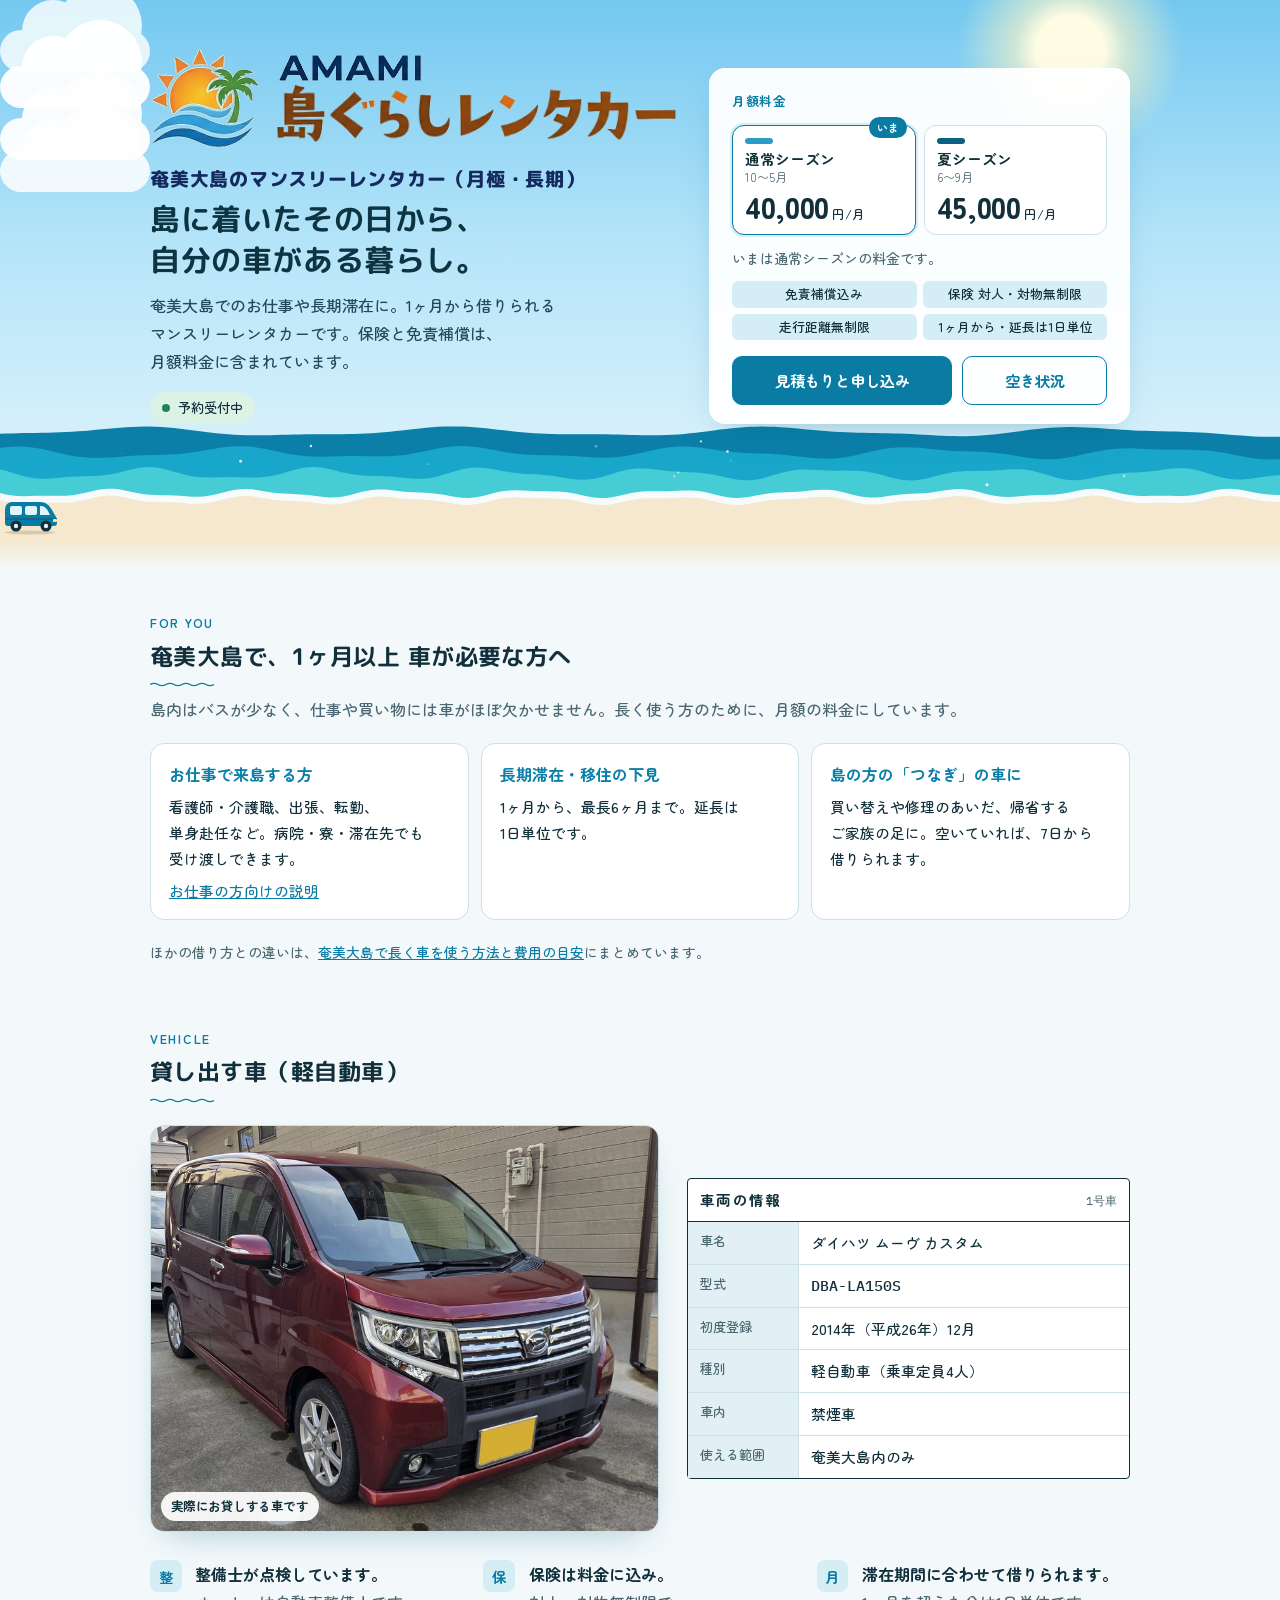
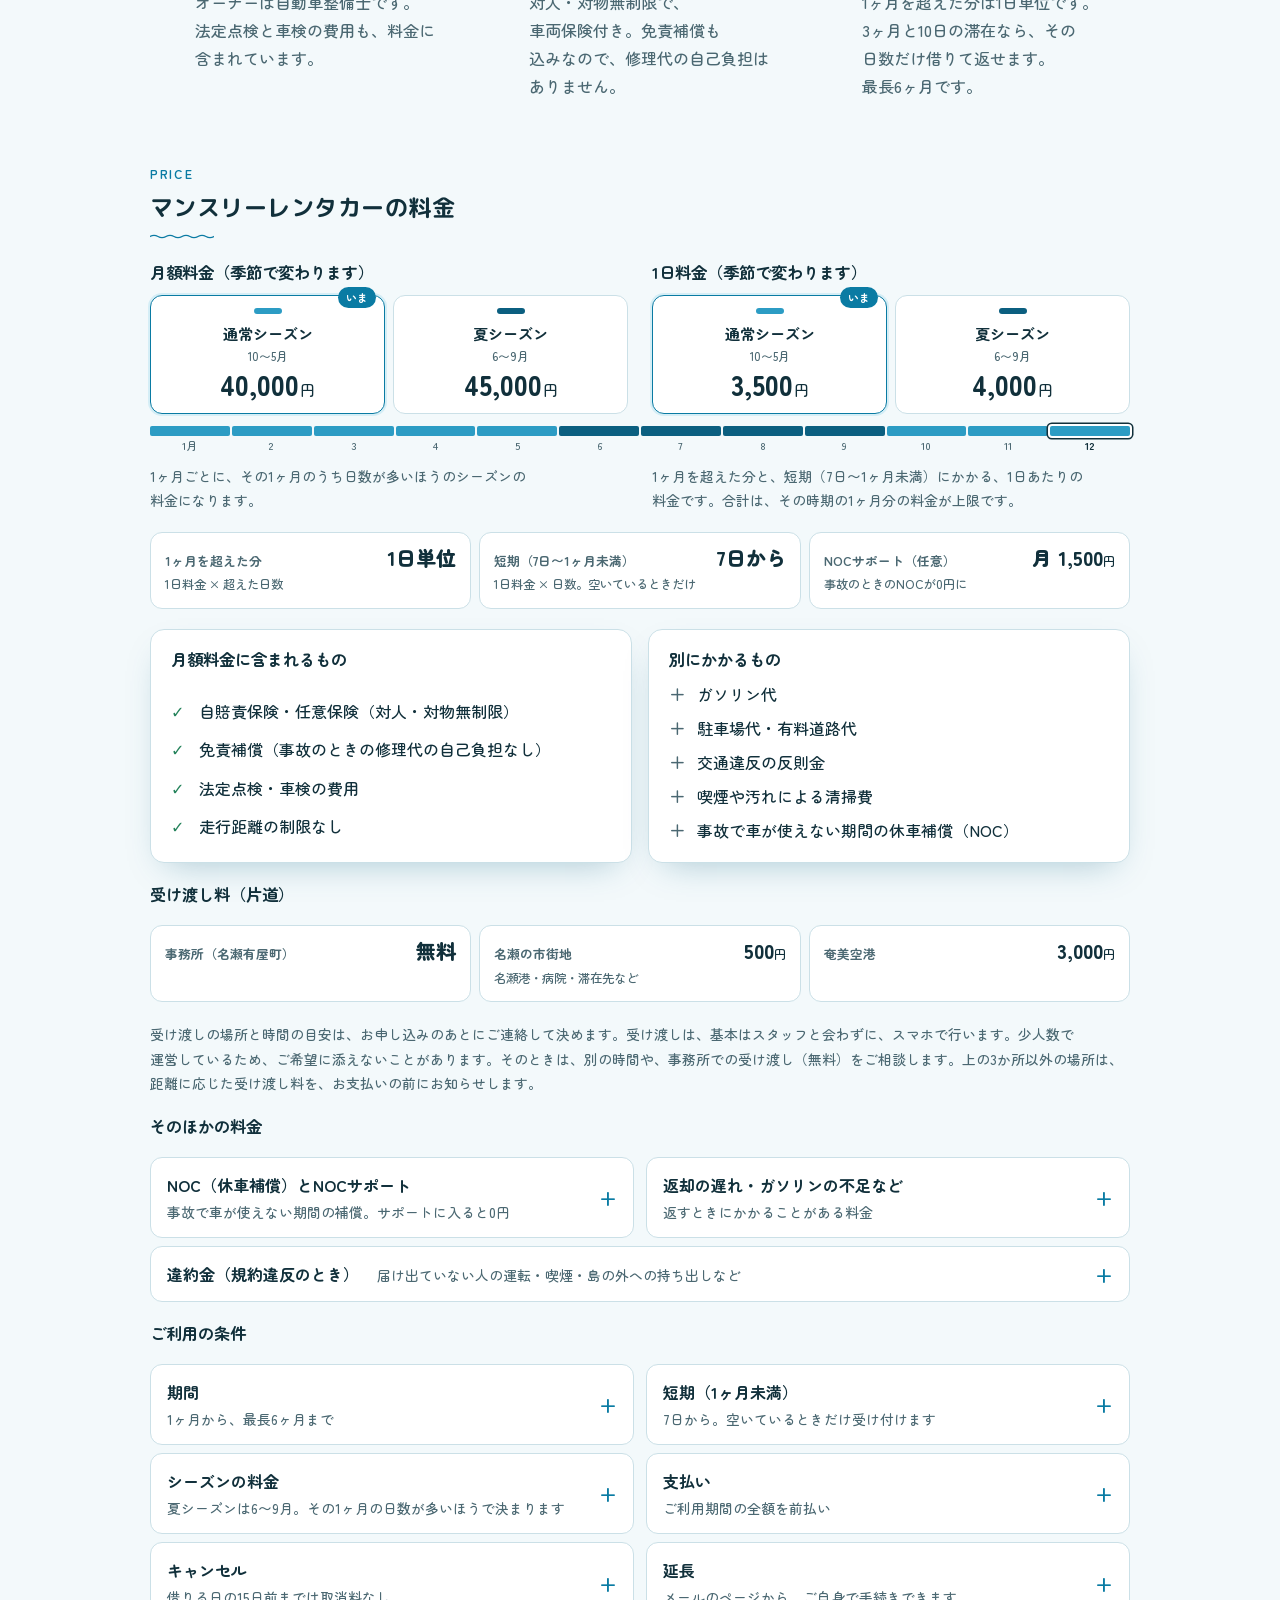
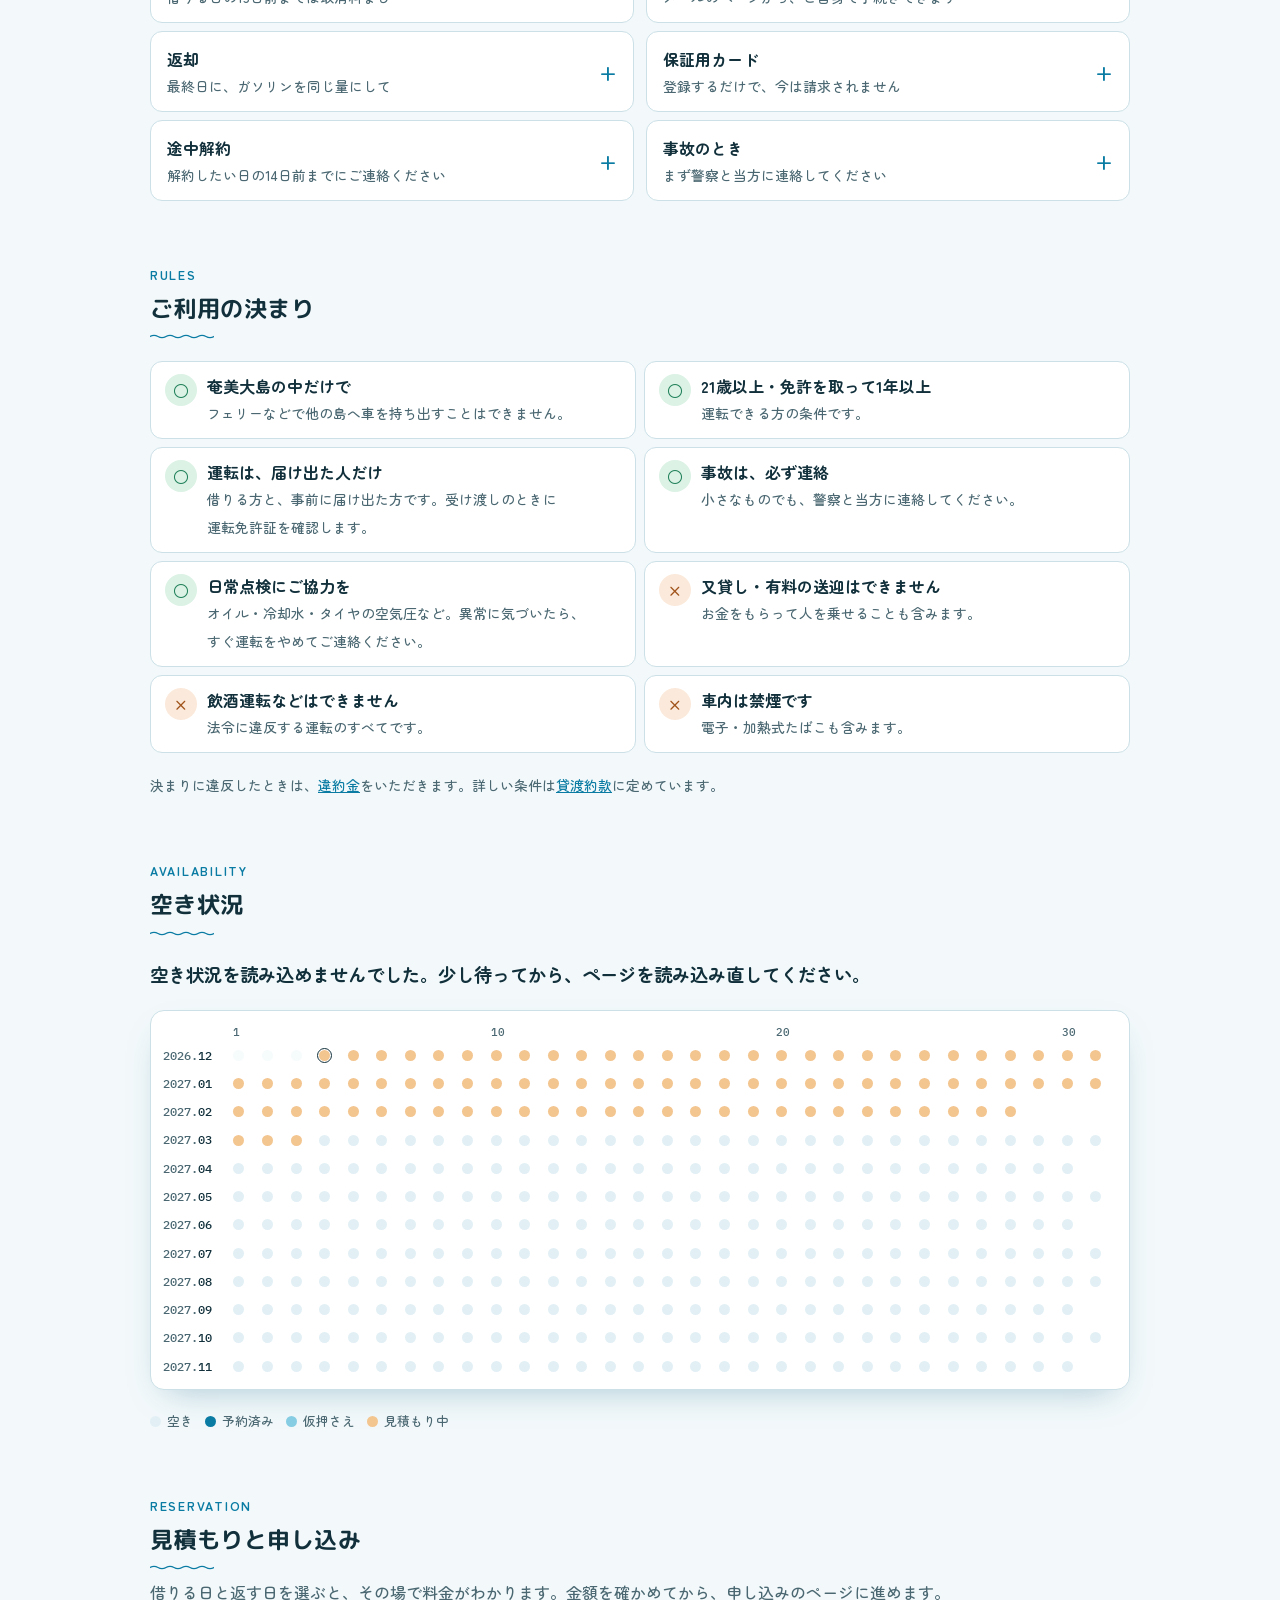
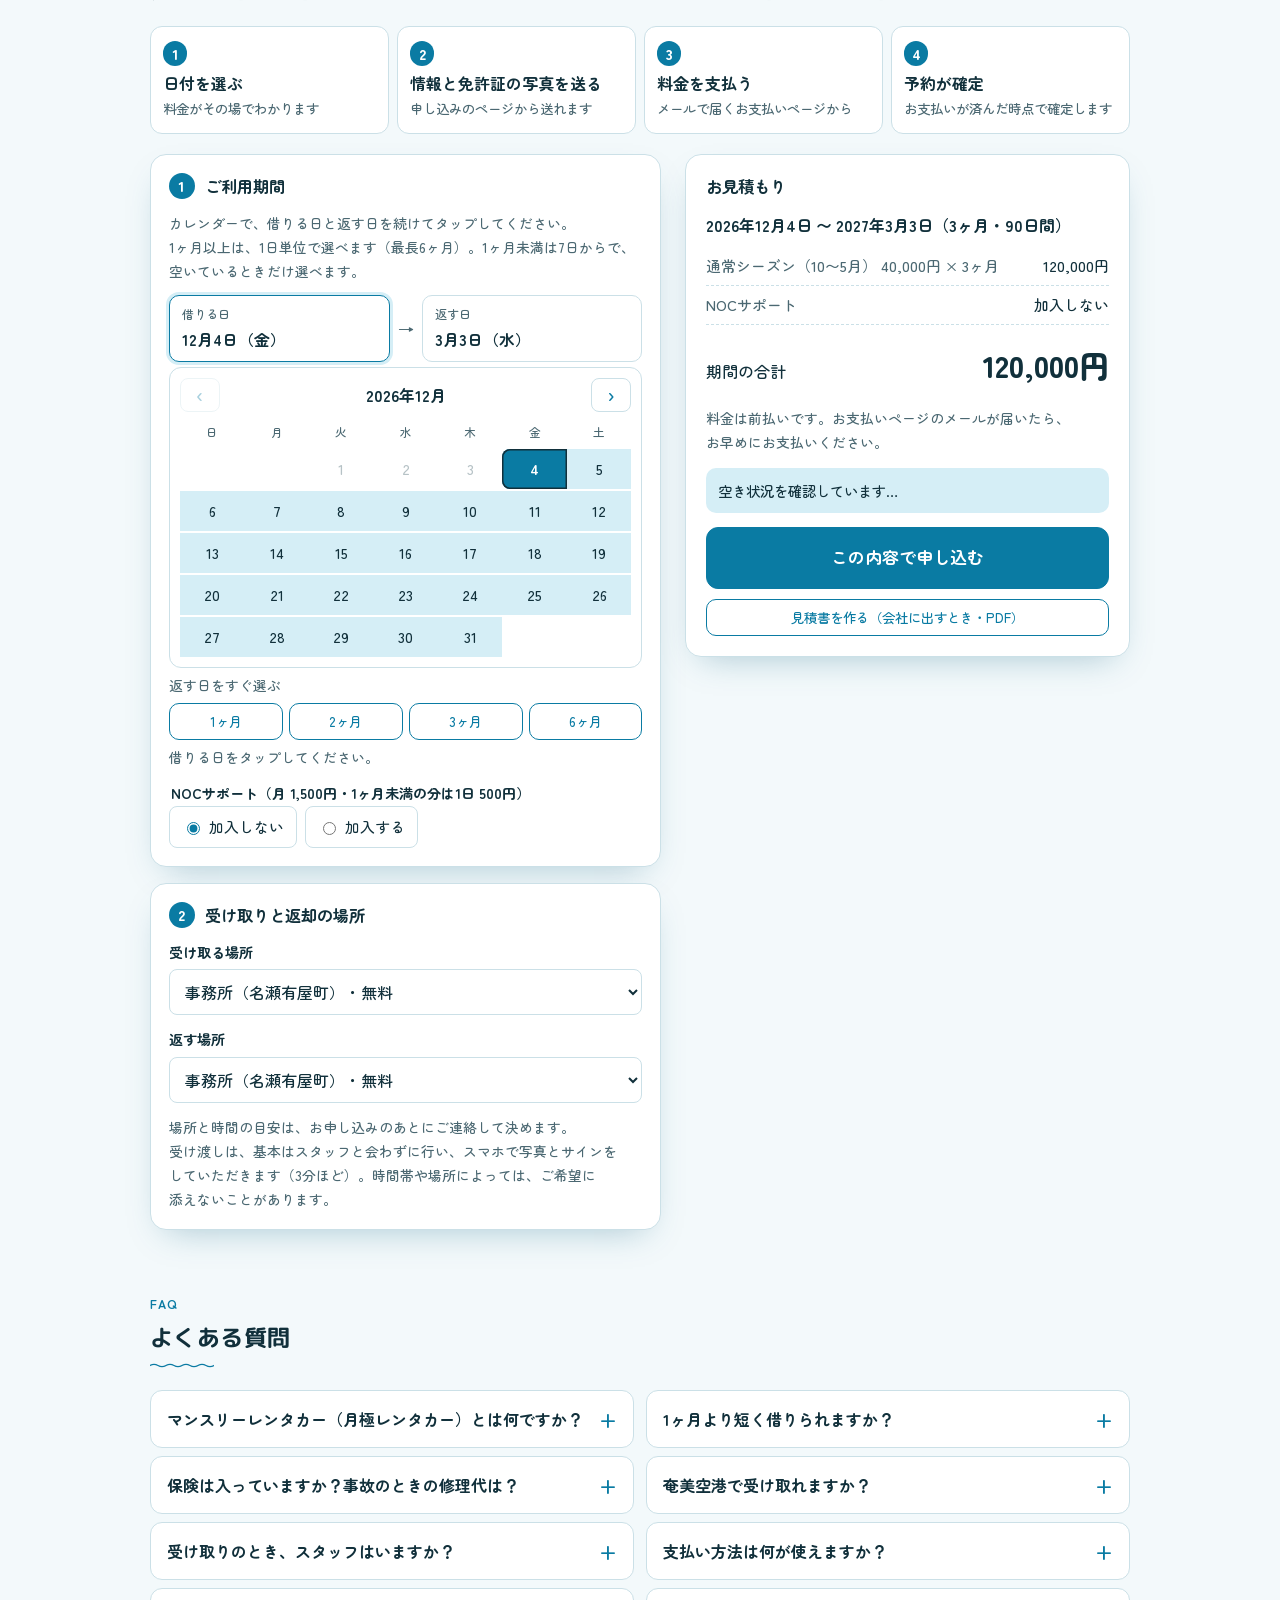
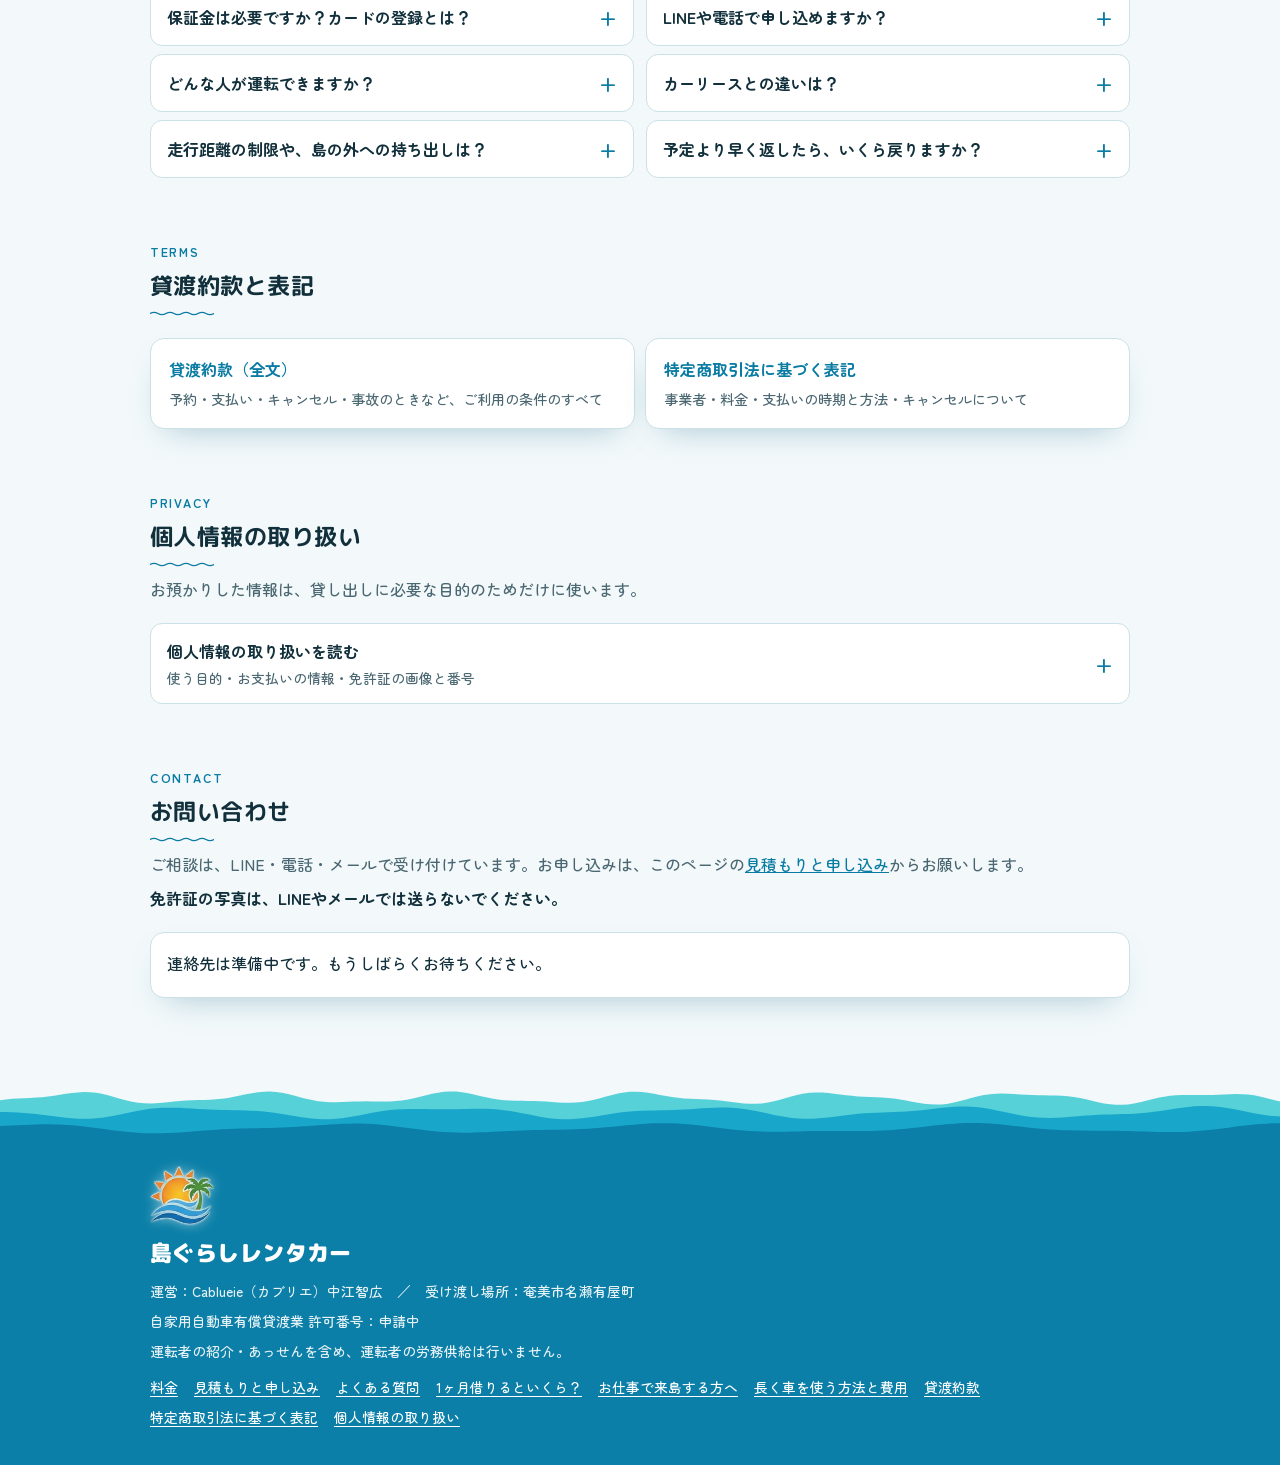
<file: index.html>
<!DOCTYPE html>
<html lang="ja">
<head>
<meta charset="utf-8">
<meta name="viewport" content="width=device-width, initial-scale=1">
<title>奄美大島のマンスリーレンタカー｜1ヶ月から・月40,000円〜（月極・長期）｜島ぐらしレンタカー</title>
<meta name="description" content="奄美大島のマンスリーレンタカー（月極・長期レンタカー）。1ヶ月から、延長は1日単位。保険・免責補償込みで月40,000円から。奄美空港・名瀬で受け渡し。看護師・出張・転勤など、お仕事や長期滞在に。サイトで予約と支払いまでできます。">
<link rel="canonical" href="https://cablueie-rentacar.com/">
<meta property="og:type" content="website">
<meta property="og:site_name" content="島ぐらしレンタカー">
<meta property="og:title" content="奄美大島のマンスリーレンタカー｜1ヶ月から・月40,000円〜（月極・長期）｜島ぐらしレンタカー">
<meta property="og:description" content="奄美大島のマンスリーレンタカー（月極・長期レンタカー）。1ヶ月から、延長は1日単位。保険・免責補償込みで月40,000円から。奄美空港・名瀬で受け渡し。看護師・出張・転勤など、お仕事や長期滞在に。サイトで予約と支払いまでできます。">
<meta property="og:url" content="https://cablueie-rentacar.com/">
<meta property="og:image" content="https://cablueie-rentacar.com/og.png">
<meta property="og:locale" content="ja_JP">
<meta name="twitter:card" content="summary_large_image">
<meta name="theme-color" content="#0A7BA3">
<link rel="icon" href="favicon-192.png" sizes="192x192" type="image/png">
<link rel="apple-touch-icon" href="apple-touch-icon.png">
<link rel="preconnect" href="https://fonts.googleapis.com">
<link rel="preconnect" href="https://fonts.gstatic.com" crossorigin>
<link rel="stylesheet" href="https://fonts.googleapis.com/css2?family=M+PLUS+Rounded+1c:wght@700;800;900&amp;family=Montserrat:wght@800&amp;family=Zen+Maru+Gothic:wght@500;700;900&amp;family=IBM+Plex+Mono:wght@400;500&amp;display=swap">
<link rel="stylesheet" href="assets/site.css?v=20261126b">
<style>
</style>
<script type="application/ld+json">{"@context": "https://schema.org", "@type": "WebSite", "@id": "https://cablueie-rentacar.com/#website", "url": "https://cablueie-rentacar.com/", "name": "島ぐらしレンタカー", "alternateName": ["しまぐらしレンタカー", "Cablueieレンタカー", "カブリエレンタカー"], "inLanguage": "ja", "publisher": {"@id": "https://cablueie-rentacar.com/#business"}}</script>
<script type="application/ld+json">{"@context": "https://schema.org", "@type": "AutoRental", "name": "島ぐらしレンタカー", "alternateName": ["しまぐらしレンタカー", "Cablueieレンタカー", "カブリエレンタカー"], "description": "奄美大島のマンスリーレンタカー（月極・長期レンタカー）。1ヶ月から、延長は1日単位。保険・免責補償込みで月40,000円から。奄美空港・名瀬で受け渡し。看護師・出張・転勤など、お仕事や長期滞在に。サイトで予約と支払いまでできます。", "url": "https://cablueie-rentacar.com/", "image": "https://cablueie-rentacar.com/og.png", "logo": "https://cablueie-rentacar.com/assets/mark-480.png", "address": {"@type": "PostalAddress", "postalCode": "894-0062", "addressRegion": "鹿児島県", "addressLocality": "奄美市", "streetAddress": "名瀬有屋町", "addressCountry": "JP"}, "areaServed": {"@type": "Place", "name": "奄美大島"}, "priceRange": "月額40,000円〜45,000円", "paymentAccepted": "クレジットカード, 電子決済, 銀行振込", "currenciesAccepted": "JPY", "@id": "https://cablueie-rentacar.com/#business", "knowsLanguage": "ja", "makesOffer": [{"@type": "Offer", "name": "マンスリーレンタカー（通常シーズン 10〜5月）", "description": "軽自動車・保険と免責補償込み", "priceCurrency": "JPY", "price": "40000", "availability": "https://schema.org/InStock", "priceSpecification": {"@type": "UnitPriceSpecification", "price": 40000, "priceCurrency": "JPY", "unitText": "月", "unitCode": "MON"}}, {"@type": "Offer", "name": "マンスリーレンタカー（夏シーズン 6〜9月）", "description": "軽自動車・保険と免責補償込み", "priceCurrency": "JPY", "price": "45000", "availability": "https://schema.org/InStock", "priceSpecification": {"@type": "UnitPriceSpecification", "price": 45000, "priceCurrency": "JPY", "unitText": "月", "unitCode": "MON"}}]}</script>
<script type="application/ld+json">{"@context": "https://schema.org", "@type": "FAQPage", "mainEntity": [{"@type": "Question", "name": "マンスリーレンタカー（月極レンタカー）とは何ですか？", "acceptedAnswer": {"@type": "Answer", "text": "1ヶ月単位の料金で長く借りられるレンタカーです。1日ごとの料金のふつうのレンタカーより、長く使うほど割安になります。島ぐらしレンタカーは1ヶ月から借りられて、1ヶ月を超えた分は1日単位、最長6ヶ月までです。保険と免責補償は料金に含まれています。"}}, {"@type": "Question", "name": "1ヶ月より短く借りられますか？", "acceptedAnswer": {"@type": "Answer", "text": "はい。借りる日が30日以内の場合か、予約と予約のあいだの1ヶ月に満たない空きの場合に、7日から借りられます。料金は1日3,500円（夏シーズンの6〜9月は4,000円。その時期の1ヶ月分が上限）で、全額前払いです。カレンダーで期間を選べば、そのまま申し込みとお支払いまでできます。"}}, {"@type": "Question", "name": "保険は入っていますか？事故のときの修理代は？", "acceptedAnswer": {"@type": "Answer", "text": "自賠責保険と任意保険（対人・対物無制限）、免責補償が月額料金に含まれています。万一の事故でも、車の修理代のご負担はありません。修理中の休業補償（NOC）は別にかかりますが、NOCサポート（月1,500円）に入ると0円になります。"}}, {"@type": "Question", "name": "奄美空港で受け取れますか？", "acceptedAnswer": {"@type": "Answer", "text": "はい。奄美空港での受け渡しは片道3,000円、名瀬の市街地（港・病院・滞在先など）は片道500円、名瀬有屋町の事務所なら無料です。受け渡しの場所と時間の目安は、お申し込みのあとにご連絡して決めます。受け渡しは、基本はスタッフと会わずに、スマホで行います。少人数で運営しているため、便の時間などによっては、ご希望に添えないことがあります。"}}, {"@type": "Question", "name": "受け取りのとき、スタッフはいますか？", "acceptedAnswer": {"@type": "Answer", "text": "受け渡しは、基本はスタッフと会わずに行います。受け取りの前日に、手続きのページのリンクをメールでお送りします。当日は車のところでそのページをスマホで開き、車の場所（地図）と鍵の置き場所を確かめて、メーターの写真、気になるキズの写真、運転免許証の番号、指でのサインを入れてください（3分ほど）。終わると、貸渡証がメールで届きます。返すときも同じように、車のまわりとメーターの写真を撮り、鍵を元の場所に戻してサインをします。カメラが使えて、インターネットにつながるスマホをご用意ください。対面でのお渡しをご希望のときは、ご相談ください（ご希望に添えないこともあります）。"}}, {"@type": "Question", "name": "支払い方法は何が使えますか？", "acceptedAnswer": {"@type": "Answer", "text": "クレジットカード（Visa・Mastercard・JCB・American Expressなど）、電子決済、銀行振込が使えます。お申し込みのあと、お支払いページのリンクをメールでお送りします。ご利用期間の料金をお支払いいただいた時点で、予約が確定します。"}}, {"@type": "Question", "name": "保証金は必要ですか？カードの登録とは？", "acceptedAnswer": {"@type": "Answer", "text": "保証金はいただきません。その代わりに、お支払いのときに保証用のクレジットカード（またはデビットカード）を登録していただきます。今は請求されず、返却後の燃料代・延滞料金・NOC・違約金などがあるときは、内容をメールでお知らせして、このカードに請求します。現金でのお支払いは受け付けていません。ご利用の終了から90日後に登録を削除します。"}}, {"@type": "Question", "name": "LINEや電話で申し込めますか？", "acceptedAnswer": {"@type": "Answer", "text": "ご相談は、LINE・電話・メールで受け付けています。お申し込みは、このページの「見積もりと申し込み」からお願いします（運転免許証の写真もそこから送っていただきます）。免許証の写真は、LINEやメールでは受け付けていません。あとから運転する人を追加するときや、免許証の写真を撮り直すときは、受付確認のメールにある専用のページから送れます。"}}, {"@type": "Question", "name": "どんな人が運転できますか？", "acceptedAnswer": {"@type": "Answer", "text": "21歳以上で、運転免許を取って1年以上の方です。運転する方は全員、申し込みのときに運転免許証の写真を送っていただきます。"}}, {"@type": "Question", "name": "カーリースとの違いは？", "acceptedAnswer": {"@type": "Answer", "text": "カーリースは年単位の契約が中心で、途中でやめると違約金がかかることが多いため、数ヶ月の滞在には向きません。マンスリーレンタカーなら1ヶ月から借りられて、保険・点検・車検の費用も料金に含まれています。"}}, {"@type": "Question", "name": "走行距離の制限や、島の外への持ち出しは？", "acceptedAnswer": {"@type": "Answer", "text": "走行距離の制限はありません。ご利用は奄美大島内に限り、フェリーなどで他の島へ車を持ち出すことはできません。"}}, {"@type": "Question", "name": "予定より早く返したら、いくら戻りますか？", "acceptedAnswer": {"@type": "Answer", "text": "早く返すときは途中解約です。使った期間の料金で計算し直し、払った額との差額から解約手数料（差額の30%）を引いた分をお返しします。1ヶ月に満たない期間は1日3,500円で、1ヶ月分（40,000円）が上限です。たとえば1ヶ月の予約を20日で返すと戻りは0円、1ヶ月と10日の予約（75,000円）を1ヶ月で返すと、差額35,000円から解約手数料10,500円を引いた24,500円（カード払いは決済手数料3.6%を引いて約23,600円）が戻ります。夏シーズン（6〜9月）は1日4,000円・1ヶ月45,000円で計算します。"}}]}</script>
</head>
<body>
<div id="site">
<header class="scene">
  <div class="sky" aria-hidden="true"><span class="sun"></span><span class="cloud c1"></span><span class="cloud c2"></span><span class="cloud c3"></span><span class="cloud c4"></span></div>
  <div class="wrap hero">
    <div>
      <div class="brand" role="img" aria-label="AMAMI 島ぐらしレンタカー">
        <img class="brand-mark" src="assets/mark-220.webp" width="110" height="101" alt="" decoding="async">
        <span class="brand-text" aria-hidden="true"><img class="brand-en-img" src="assets/amami.webp" width="285" height="55" alt=""><img class="brand-name-img" src="assets/name.webp" width="854" height="126" alt=""></span>
      </div>
      <h1><span class="h1-sub"><span class="nb">奄美大島の</span><span class="nb">マンスリーレンタカー</span><span class="nb">（月極・長期）</span></span><span class="nb">島に着いたその日から、</span><span class="nb">自分の車がある暮らし。</span></h1>
      <p class="lead">奄美大島でのお仕事や長期滞在に。1ヶ月から借りられるマンスリーレンタカーです。保険と免責補償は、月額料金に含まれています。</p>
      <p style="margin-top:16px"><span class="pill" id="status-pill" data-status="open">予約受付中</span></p>
    </div>
    <div class="price-card">
      <span class="eyebrow">月額料金</span>
      <div class="price-duo" data-nosnippet role="group" aria-label="シーズンごとの月額料金">
        <div class="pd" data-season="normal"><span class="pd-name">通常シーズン<small>10〜5月</small></span><strong><span data-price="monthly">40,000</span><small>円/月</small></strong></div>
        <div class="pd" data-season="summer"><span class="pd-name">夏シーズン<small>6〜9月</small></span><strong><span data-price="summer">45,000</span><small>円/月</small></strong></div>
      </div>
      <p class="season-note" id="season-note">いまは通常シーズンの料金です。</p>
      <div class="chips">
        <span class="chip">免責補償込み</span><span class="chip">保険 対人・対物無制限</span><span class="chip">走行距離無制限</span><span class="chip">1ヶ月から・延長は1日単位</span>
      </div>
      <div class="cta">
        <a class="btn" href="#request">見積もりと申し込み</a>
        <a class="btn ghost" href="#availability">空き状況</a>
      </div>
    </div>
</div>
  <canvas class="sea" id="sea-hero" aria-hidden="true"></canvas>
  <div class="car-run" aria-hidden="true"><svg viewBox="0 0 60 38" aria-hidden="true"><ellipse cx="30" cy="35.5" rx="25" ry="2" fill="rgba(80,60,30,.18)"/><path d="M5 26V12a7 7 0 0 1 7-7h28c6 0 9 3 12 8l4 7a6 6 0 0 1 1 3v3a3 3 0 0 1-3 3H8a3 3 0 0 1-3-3z" fill="#0A7BA3"/><rect x="10" y="9" width="12" height="9" rx="2" fill="#DDF5FC"/><rect x="25" y="9" width="12" height="9" rx="2" fill="#DDF5FC"/><path d="M40 9h1c3 0 5 2 7 5l2 4H40z" fill="#DDF5FC"/><rect x="5" y="21" width="52" height="2" fill="#0B6A8C"/><rect x="53" y="22" width="4" height="3" rx="1" fill="#FFE7A0"/><circle cx="16" cy="29" r="5.5" fill="#11303B"/><circle cx="16" cy="29" r="2.2" fill="#E2F0F5"/><circle cx="46" cy="29" r="5.5" fill="#11303B"/><circle cx="46" cy="29" r="2.2" fill="#E2F0F5"/></svg></div>
</header>
<div class="shore" aria-hidden="true"></div>
<main id="page" class="wrap">

  <section id="uses" aria-labelledby="uses-h">
    <div class="sec-head">
      <span class="eyebrow">FOR YOU</span>
      <h2 id="uses-h"><span class="nb">奄美大島で、</span><span class="nb">1ヶ月以上</span> <span class="nb">車が必要な方へ</span></h2>
      <p class="muted">島内はバスが少なく、仕事や買い物には車がほぼ欠かせません。長く使う方のために、月額の料金にしています。</p>
    </div>
    <div class="uses">
      <div class="use"><strong>お仕事で来島する方</strong><p>看護師・介護職、出張、転勤、単身赴任など。病院・寮・滞在先でも受け渡しできます。</p><p><a href="work/">お仕事の方向けの説明</a></p></div>
      <div class="use"><strong>長期滞在・移住の下見</strong><p>1ヶ月から、最長6ヶ月まで。延長は1日単位です。</p></div>
      <div class="use"><strong>島の方の「つなぎ」の車に</strong><p>買い替えや修理のあいだ、帰省するご家族の足に。空いていれば、7日から借りられます。</p></div>
    </div>
    <p class="small muted">ほかの借り方との違いは、<a href="guide/">奄美大島で長く車を使う方法と費用の目安</a>にまとめています。</p>
  </section>

  <section aria-labelledby="car-h">
    <div class="sec-head">
      <span class="eyebrow">VEHICLE</span>
      <h2 id="car-h">貸し出す車（軽自動車）</h2>
    </div>
    <div class="car">
      <figure class="car-photo">
        <img src="assets/car-800.jpg" srcset="assets/car-800.jpg 800w, assets/car-1400.jpg 1400w" sizes="(max-width:760px) calc(100vw - 32px), 510px" width="800" height="640" alt="貸し出す車。赤いダイハツ ムーヴ カスタムを斜め前から見た写真" loading="lazy" decoding="async">
        <figcaption>実際にお貸しする車です</figcaption>
      </figure>
      <div class="shaken">
        <div class="shaken-title">車両の情報<span>1号車</span></div>
        <dl>
          <dt>車名</dt><dd>ダイハツ ムーヴ カスタム</dd>
          <dt>型式</dt><dd class="mono">DBA-LA150S</dd>
          <dt>初度登録</dt><dd>2014年（平成26年）12月</dd>
          <dt>種別</dt><dd>軽自動車（乗車定員4人）</dd>
          <dt>車内</dt><dd>禁煙車</dd>
          <dt>使える範囲</dt><dd>奄美大島内のみ</dd>
        </dl>
      </div>
      <div class="car-notes">
        <div class="note-row"><span class="note-mark" aria-hidden="true">整</span><p><strong>整備士が点検しています。</strong><br><span class="muted">オーナーは自動車整備士です。法定点検と車検の費用も、料金に含まれています。</span></p></div>
        <div class="note-row"><span class="note-mark" aria-hidden="true">保</span><p><strong>保険は料金に込み。</strong><br><span class="muted">対人・対物無制限で、車両保険付き。免責補償も込みなので、修理代の自己負担はありません。</span></p></div>
        <div class="note-row"><span class="note-mark" aria-hidden="true">月</span><p><strong>滞在期間に合わせて借りられます。</strong><br><span class="muted">1ヶ月を超えた分は1日単位です。3ヶ月と10日の滞在なら、その日数だけ借りて返せます。最長6ヶ月です。</span></p></div>
      </div>
    </div>
  </section>

  <section id="price" aria-labelledby="price-h">
    <div class="sec-head">
      <span class="eyebrow">PRICE</span>
      <h2 id="price-h">マンスリーレンタカーの料金</h2>
    </div>

    <div class="rates" data-nosnippet>
      <div class="rate">
        <h3 class="fee-cap">月額料金（季節で変わります）</h3>
        <div class="seasons two">
          <div class="season" data-season="normal"><span class="s-name">通常シーズン</span><span class="s-months">10〜5月</span><strong><span data-price="monthly">40,000</span><small>円</small></strong></div>
          <div class="season" data-season="summer"><span class="s-name">夏シーズン</span><span class="s-months">6〜9月</span><strong><span data-price="summer">45,000</span><small>円</small></strong></div>
        </div>
        <div class="months" aria-hidden="true">
          <span data-m="1">1月</span><span data-m="2">2</span><span data-m="3">3</span><span data-m="4">4</span><span data-m="5">5</span><span class="s" data-m="6">6</span><span class="s" data-m="7">7</span><span class="s" data-m="8">8</span><span class="s" data-m="9">9</span><span data-m="10">10</span><span data-m="11">11</span><span data-m="12">12</span>
        </div>
        <p class="small muted">1ヶ月ごとに、その1ヶ月のうち日数が多いほうのシーズンの料金になります。</p>
      </div>
      <div class="rate">
        <h3 class="fee-cap">1日料金（季節で変わります）</h3>
        <div class="seasons two">
          <div class="season" data-season="normal"><span class="s-name">通常シーズン</span><span class="s-months">10〜5月</span><strong><span data-price="daily">3,500</span><small>円</small></strong></div>
          <div class="season" data-season="summer"><span class="s-name">夏シーズン</span><span class="s-months">6〜9月</span><strong><span data-price="dailySummer">4,000</span><small>円</small></strong></div>
        </div>
        <p class="small muted">1ヶ月を超えた分と、短期（7日〜1ヶ月未満）にかかる、1日あたりの料金です。合計は、その時期の1ヶ月分の料金が上限です。</p>
      </div>
    </div>
    <div class="tiles stack">
      <div class="tile"><span class="tile-k">1ヶ月を超えた分</span><span class="tile-v">1日単位</span><span class="tile-n">1日料金 × 超えた日数</span></div>
      <div class="tile"><span class="tile-k">短期（7日〜1ヶ月未満）</span><span class="tile-v">7日から</span><span class="tile-n">1日料金 × 日数。空いているときだけ</span></div>
      <div class="tile"><span class="tile-k">NOCサポート（任意）</span><span class="tile-v">月 <span data-price="nocMonth">1,500</span><small>円</small></span><span class="tile-n">事故のときのNOCが0円に</span></div>
    </div>

    <div class="price-grid">
      <div class="box">
        <h3>月額料金に含まれるもの</h3>
        <ul class="incl">
          <li>自賠責保険・任意保険（対人・対物無制限）</li>
          <li>免責補償（事故のときの修理代の自己負担なし）</li>
          <li>法定点検・車検の費用</li>
          <li>走行距離の制限なし</li>
        </ul>
      </div>
      <div class="box">
        <h3>別にかかるもの</h3>
        <ul class="incl extra">
          <li>ガソリン代</li>
          <li>駐車場代・有料道路代</li>
          <li>交通違反の反則金</li>
          <li>喫煙や汚れによる清掃費</li>
          <li>事故で車が使えない期間の休車補償（NOC）</li>
        </ul>
      </div>
    </div>

    <h3 class="fee-cap">受け渡し料（片道）</h3>
    <div class="tiles stack">
      <div class="tile"><span class="tile-k">事務所（名瀬有屋町）</span><span class="tile-v">無料</span></div>
      <div class="tile"><span class="tile-k">名瀬の市街地</span><span class="tile-v"><span data-price="hoNaze">500</span><small>円</small></span><span class="tile-n">名瀬港・病院・滞在先など</span></div>
      <div class="tile"><span class="tile-k">奄美空港</span><span class="tile-v"><span data-price="hoAirport">3,000</span><small>円</small></span></div>
    </div>
    <p class="small muted">受け渡しの場所と時間の目安は、お申し込みのあとにご連絡して決めます。受け渡しは、基本はスタッフと会わずに、スマホで行います。少人数で運営しているため、ご希望に添えないことがあります。そのときは、別の時間や、事務所での受け渡し（無料）をご相談します。上の3か所以外の場所は、距離に応じた受け渡し料を、お支払いの前にお知らせします。</p>

    <h3 class="fee-cap">そのほかの料金</h3>
    <div class="folds cols">
      <details class="fold" id="noc">
        <summary><span class="fold-t">NOC（休車補償）とNOCサポート</span><span class="fold-s">事故で車が使えない期間の補償。サポートに入ると0円</span></summary>
        <div class="fold-body">
          <div class="table-wrap">
            <table class="fee-table">
              <tbody>
                <tr><th scope="row">自走できる事故<br><span class="small muted">修理のため車を預ける場合</span></th><td class="amt">30,000円</td></tr>
                <tr><th scope="row">自走できない事故<br><span class="small muted">レッカー移動や全損の場合</span></th><td class="amt">50,000円</td></tr>
                <tr><th scope="row">NOCサポートに加入している場合</th><td class="amt">0円</td></tr>
              </tbody>
            </table>
          </div>
          <p>NOCサポートは任意で、月 <span data-price="nocMonth">1,500</span>円です。短期と、1ヶ月を超えた端数の日は、1日 <span data-price="nocDay">500</span>円です（端数の日は月額が上限）。</p>
        </div>
      </details>
      <details class="fold">
        <summary><span class="fold-t">返却の遅れ・ガソリンの不足など</span><span class="fold-s">返すときにかかることがある料金</span></summary>
        <div class="fold-body">
          <div class="table-wrap">
            <table class="fee-table">
              <tbody>
                <tr><th scope="row">返却の遅れ<br><span class="small muted">ご連絡がない場合は1日10,000円</span></th><td class="amt">1日 5,000円</td></tr>
                <tr><th scope="row">ガソリンの不足<br><span class="small muted">受け取ったときと同じ量でない場合</span></th><td class="amt">実費＋1,000円</td></tr>
                <tr><th scope="row">通常を超える汚れ<br><span class="small muted">砂・泥・ペットの毛など</span></th><td class="amt">5,000円〜</td></tr>
                <tr><th scope="row">鍵・付属品の紛失や破損</th><td class="amt">実費</td></tr>
                <tr><th scope="row">決めた場所と違う場所への返却<br><span class="small muted">相談なく別の場所に返した場合</span></th><td class="amt">引き取りの実費＋10,000円</td></tr>
              </tbody>
            </table>
          </div>
        </div>
      </details>
      <details class="fold" id="penalty">
        <summary><span class="fold-t">違約金（規約違反のとき）</span><span class="fold-s">届け出ていない人の運転・喫煙・島の外への持ち出しなど</span></summary>
        <div class="fold-body">
          <div class="table-wrap">
            <table class="fee-table">
              <tbody>
                <tr><th scope="row">届け出ていない人の運転</th><td class="amt">30,000円</td></tr>
                <tr><th scope="row">又貸し・お金をもらっての送迎など</th><td class="amt">50,000円</td></tr>
                <tr><th scope="row">フェリーなどで他の島へ持ち出し<br><span class="small muted">車を戻す費用は別に実費</span></th><td class="amt">50,000円</td></tr>
                <tr><th scope="row">飲酒・酒気帯び・無免許などの運転<br><span class="small muted">事故のときは免責補償・NOCサポートの対象外</span></th><td class="amt">100,000円</td></tr>
                <tr><th scope="row">車内での喫煙<br><span class="small muted">電子・加熱式たばこも含みます。清掃・消臭の費用を含みます</span></th><td class="amt">20,000円</td></tr>
                <tr><th scope="row">事故を警察と当方に連絡しなかった<br><span class="small muted">免責補償・NOCサポートの対象外になります</span></th><td class="amt">30,000円</td></tr>
              </tbody>
            </table>
          </div>
          <p class="small muted">損害がこれより大きいときは、その分もいただきます。違反の内容によっては、契約を解除して、すぐに返していただきます。</p>
        </div>
      </details>
    </div>

    <h3 class="fee-cap">ご利用の条件</h3>
    <div class="folds cols">
      <details class="fold">
        <summary><span class="fold-t">期間</span><span class="fold-s">1ヶ月から、最長6ヶ月まで</span></summary>
        <div class="fold-body">
          <p>1ヶ月から借りられます。1ヶ月を超えた分は1日単位です（最長6ヶ月）。</p>
          <p>1日の料金は、通常シーズン <span data-price="daily">3,500</span>円、夏シーズン（6〜9月）<span data-price="dailySummer">4,000</span>円で、その時期の1ヶ月分の料金が上限です。</p>
          <p>例：2ヶ月と10日なら、2ヶ月分＋10日分です。</p>
        </div>
      </details>
      <details class="fold">
        <summary><span class="fold-t">短期（1ヶ月未満）</span><span class="fold-s">7日から。空いているときだけ受け付けます</span></summary>
        <div class="fold-body">
          <p>1ヶ月未満は、借りる日が30日以内の場合か、予約と予約のあいだの1ヶ月に満たない空きの場合だけ、7日から受け付けます。</p>
          <p>1日の料金は、通常シーズン <span data-price="daily">3,500</span>円、夏シーズン（6〜9月）<span data-price="dailySummer">4,000</span>円です（その時期の1ヶ月分の料金が上限）。NOCサポートは1日 <span data-price="nocDay">500</span>円です。</p>
          <p>料金は全額を前払いでお支払いください。カレンダーで期間を選べば、そのまま申し込めます。</p>
        </div>
      </details>
      <details class="fold">
        <summary><span class="fold-t">シーズンの料金</span><span class="fold-s">夏シーズンは6〜9月。その1ヶ月の日数が多いほうで決まります</span></summary>
        <div class="fold-body">
          <p>夏シーズン（6〜9月）は、月額と1日の料金が変わります。それ以外の月（10〜5月）は通常シーズンです。</p>
          <p>1ヶ月ごとに、その1ヶ月のうち日数が多いほうのシーズンの料金になります（同じ日数のときは、始まる日のシーズン）。たとえば5月15日から3ヶ月なら、1ヶ月目は通常シーズン、2ヶ月目と3ヶ月目は夏シーズンの料金です。</p>
          <p>1日の料金（短期と、1ヶ月を超えた分）も、その日数のうち多いほうのシーズンで決まります。</p>
        </div>
      </details>
      <details class="fold">
        <summary><span class="fold-t">支払い</span><span class="fold-s">ご利用期間の全額を前払い</span></summary>
        <div class="fold-body">
          <ul>
            <li>ご利用期間の料金は、全額を前払いしていただきます。</li>
            <li>カード（Visa・Mastercard・JCB・American Expressなど）、電子決済、銀行振込が使えます。</li>
            <li>お申し込みのあと、お支払いページのリンクをメールでお送りします。お支払いの期限は、そのメールが届いてから7日以内です。借りる日が近いときは、借りる日の前日までにお願いします。</li>
            <li>お支払いが済んだ時点で予約が確定します。期限を過ぎてもお支払いがないときは、予約を取り消すことがあります。</li>
            <li>延長するときは、延長分をその都度お支払いいただきます。</li>
            <li>あわせて保証用カードを登録していただきます（下の「保証用カード」）。</li>
          </ul>
        </div>
      </details>
      <details class="fold">
        <summary><span class="fold-t">キャンセル</span><span class="fold-s">借りる日の15日前までは取消料なし</span></summary>
        <div class="fold-body">
          <div class="table-wrap">
            <table class="fee-table">
              <tbody>
                <tr><th scope="row">借りる日の15日前まで</th><td class="amt">無料</td></tr>
                <tr><th scope="row">14日前から前日まで<br><span class="small muted">最初の1ヶ月分（短期は料金の全額）に対して</span></th><td class="amt">30%</td></tr>
                <tr><th scope="row">当日、または連絡なしで引き取りに来られなかった場合<br><span class="small muted">最初の1ヶ月分（短期は料金の全額）に対して</span></th><td class="amt">50%</td></tr>
              </tbody>
            </table>
          </div>
          <p>返金のときは、決済会社から当方に戻らない決済手数料（返金額に対応する分。カードの場合は返金額の3.6%）を差し引きます。</p>
          <p>キャンセルは、借りる日の前日まで、メールでお送りする「ご予約の確認・変更」ページから手続きできます。取消料と返金額を確かめてから、その場でキャンセルできます。</p>
        </div>
      </details>
      <details class="fold">
        <summary><span class="fold-t">延長</span><span class="fold-s">メールのページから、ご自身で手続きできます</span></summary>
        <div class="fold-body">
          <p>ご利用は、申し込みのときに選んだ返す日で終わります。自動では更新しません。</p>
          <p>延ばしたいときは、メールでお送りする「ご予約の確認・変更」ページから手続きしてください。次の予約が入っていなければ、1日単位で延長できます（通算で最長6ヶ月まで）。お早めに、できれば返す日の7日前までにお願いします。</p>
          <p>延長後の料金は、借りる日から新しい返す日までの期間で計算し直します。お支払い済みの分との差額をお支払いいただいた時点で、延長が確定します（お支払いの期限は、手続きから3日以内です）。</p>
        </div>
      </details>
      <details class="fold">
        <summary><span class="fold-t">返却</span><span class="fold-s">最終日に、ガソリンを同じ量にして</span></summary>
        <div class="fold-body">
          <p>利用期間の最終日に、受け取った場所（または相談して決めた場所）でお返しください。</p>
          <p>ガソリンは、受け取ったときと同じ量まで入れてください。</p>
          <p>返却が遅れた場合は、1日5,000円（ご連絡がない場合は1日10,000円）をいただきます。</p>
          <p>返す場所を変えたいときは、事前にご相談ください。相談なく別の場所に返された場合は、引き取りの実費と10,000円をいただきます。</p>
        </div>
      </details>
      <details class="fold">
        <summary><span class="fold-t">保証用カード</span><span class="fold-s">登録するだけで、今は請求されません</span></summary>
        <div class="fold-body">
          <p>お支払いのときに、保証用のクレジットカード（またはデビットカード）を登録していただきます。カードで払う場合は、そのカードがそのまま登録されます。<strong>今は請求されません。</strong></p>
          <p>返却後の燃料代・延滞料金・NOC・違約金などがあるときは、内容をメールでお知らせして、このカードに請求します。現金でのお支払いは受け付けていません。</p>
          <p>ご利用の終了から90日後に登録を削除します。</p>
        </div>
      </details>
      <details class="fold">
        <summary><span class="fold-t">途中解約</span><span class="fold-s">解約したい日の14日前までにご連絡ください</span></summary>
        <div class="fold-body">
          <p>料金は、実際に使った期間で計算し直します（1ヶ月に満たないときは短期の料金、1ヶ月を超えた分は1日単位の料金です）。</p>
          <p>お支払い済みの料金との差額のうち、30%を解約手数料としていただき、残りをお返しします。解約手数料の上限は1ヶ月分です。返金のときは、決済会社から当方に戻らない決済手数料（返金額に対応する分。カードの場合は返金額の3.6%）を差し引きます。</p>
          <p>手続きは、ご利用中に、メールでお送りする「ご予約の確認・変更」ページからできます。解約日は、手続きの日から14日後以降の日付を選べます。返金は、車の返却を確認したあとに行います。</p>
          <p>勤務先の都合による場合はご相談ください。</p>
        </div>
      </details>
      <details class="fold">
        <summary><span class="fold-t">事故のとき</span><span class="fold-s">まず警察と当方に連絡してください</span></summary>
        <div class="fold-body">
          <p>故意や飲酒運転など重大な違反による事故は、免責補償とNOCサポートの対象外です。</p>
        </div>
      </details>
    </div>
  </section>

  <section aria-labelledby="rule-h">
    <div class="sec-head">
      <span class="eyebrow">RULES</span>
      <h2 id="rule-h">ご利用の決まり</h2>
    </div>
    <ul class="rules">
      <li><span class="mk" aria-hidden="true">○</span><div><strong>奄美大島の中だけで</strong><span class="rule-d">フェリーなどで他の島へ車を持ち出すことはできません。</span></div></li>
      <li><span class="mk" aria-hidden="true">○</span><div><strong>21歳以上・免許を取って1年以上</strong><span class="rule-d">運転できる方の条件です。</span></div></li>
      <li><span class="mk" aria-hidden="true">○</span><div><strong>運転は、届け出た人だけ</strong><span class="rule-d">借りる方と、事前に届け出た方です。受け渡しのときに運転免許証を確認します。</span></div></li>
      <li><span class="mk" aria-hidden="true">○</span><div><strong>事故は、必ず連絡</strong><span class="rule-d">小さなものでも、警察と当方に連絡してください。</span></div></li>
      <li><span class="mk" aria-hidden="true">○</span><div><strong>日常点検にご協力を</strong><span class="rule-d">オイル・冷却水・タイヤの空気圧など。異常に気づいたら、すぐ運転をやめてご連絡ください。</span></div></li>
      <li class="ng"><span class="mk" aria-hidden="true">×</span><div><strong>又貸し・有料の送迎はできません</strong><span class="rule-d">お金をもらって人を乗せることも含みます。</span></div></li>
      <li class="ng"><span class="mk" aria-hidden="true">×</span><div><strong>飲酒運転などはできません</strong><span class="rule-d">法令に違反する運転のすべてです。</span></div></li>
      <li class="ng"><span class="mk" aria-hidden="true">×</span><div><strong>車内は禁煙です</strong><span class="rule-d">電子・加熱式たばこも含みます。</span></div></li>
    </ul>
    <p class="small muted">決まりに違反したときは、<a href="#penalty">違約金</a>をいただきます。詳しい条件は<a href="terms/">貸渡約款</a>に定めています。</p>
  </section>

  <section id="availability" aria-labelledby="avail-h">
    <div class="sec-head">
      <span class="eyebrow">AVAILABILITY</span>
      <h2 id="avail-h">空き状況</h2>
    </div>
    <div class="avail-summary">
      <strong id="avail-next">空き状況を読み込んでいます</strong>
      <span class="small muted" id="avail-updated"></span>
    </div>
    <div class="year" id="year" aria-describedby="avail-next"></div>
    <div class="legend" aria-hidden="true">
      <span><i></i>空き</span><span><i class="booked"></i>予約済み</span><span><i class="hold"></i>仮押さえ</span><span><i class="pick"></i>見積もり中</span>
    </div>
  </section>

  <section id="request" aria-labelledby="req-h">
    <div class="sec-head">
      <span class="eyebrow">RESERVATION</span>
      <h2 id="req-h">見積もりと申し込み</h2>
      <p class="muted">借りる日と返す日を選ぶと、その場で料金がわかります。金額を確かめてから、申し込みのページに進めます。</p>
    </div>
    <ol class="steps" aria-label="お申し込みの流れ">
      <li><strong>日付を選ぶ</strong><span>料金がその場でわかります</span></li>
      <li><strong>情報と免許証の写真を送る</strong><span>申し込みのページから送れます</span></li>
      <li><strong>料金を支払う</strong><span>メールで届くお支払いページから</span></li>
      <li><strong>予約が確定</strong><span>お支払いが済んだ時点で確定します</span></li>
    </ol>
    <div class="notice info" id="status-note" hidden></div>
    <div class="req" id="req-area">
      <div class="apply" id="quote">
        <div class="group" role="group" aria-labelledby="g1">
          <h3 class="group-h" id="g1"><span class="step">1</span>ご利用期間</h3>
          <p class="small muted">カレンダーで、借りる日と返す日を続けてタップしてください。1ヶ月以上は、1日単位で選べます（最長6ヶ月）。1ヶ月未満は7日からで、空いているときだけ選べます。</p>
          <div class="field" id="period-field">
            <div class="range-sum">
              <button type="button" class="rs" id="rs-start" aria-pressed="true"><span class="rs-k">借りる日</span><span class="rs-v" id="rs-start-v">—</span></button>
              <span class="rs-arrow" aria-hidden="true">→</span>
              <button type="button" class="rs" id="rs-end" aria-pressed="false"><span class="rs-k">返す日</span><span class="rs-v" id="rs-end-v">—</span></button>
            </div>
            <div class="cal" id="cal">
              <div class="cal-head">
                <button type="button" class="cal-nav" id="cal-prev" aria-label="前の月">‹</button>
                <strong id="cal-title" aria-live="polite"></strong>
                <button type="button" class="cal-nav" id="cal-next" aria-label="次の月">›</button>
              </div>
              <div class="cal-wd" aria-hidden="true"><span>日</span><span>月</span><span>火</span><span>水</span><span>木</span><span>金</span><span>土</span></div>
              <div class="cal-grid" id="cal-grid"></div>
            </div>
            <div class="quick" id="quick" role="group" aria-label="返す日をすぐ選ぶ">
              <span class="small muted">返す日をすぐ選ぶ</span>
              <button type="button" class="btn ghost small" data-m="1">1ヶ月</button>
              <button type="button" class="btn ghost small" data-m="2">2ヶ月</button>
              <button type="button" class="btn ghost small" data-m="3">3ヶ月</button>
              <button type="button" class="btn ghost small" data-m="6">6ヶ月</button>
            </div>
            <p class="cal-msg" id="cal-msg" aria-live="polite"></p>
            <input type="hidden" id="req-start"><input type="hidden" id="req-end">
          </div>
          <fieldset class="field">
            <legend>NOCサポート（月 <span data-price="nocMonth">1,500</span>円・1ヶ月未満の分は1日 <span data-price="nocDay">500</span>円）</legend>
            <div class="radios">
              <label><input type="radio" name="req-noc" id="req-noc-no" value="no" checked>加入しない</label>
              <label><input type="radio" name="req-noc" id="req-noc-yes" value="yes">加入する</label>
            </div>
          </fieldset>
        </div>
        <div class="group" role="group" aria-labelledby="g2">
          <h3 class="group-h" id="g2"><span class="step">2</span>受け取りと返却の場所</h3>
          <div class="two">
            <div class="field"><label for="req-handover">受け取る場所</label>
              <select id="req-handover">
                <option value="office">事務所（名瀬有屋町）・無料</option>
                <option value="naze">名瀬の市街地（港・病院・滞在先など）・500円</option>
                <option value="airport">奄美空港・3,000円</option>
                <option value="consult">その他の場所（相談・料金は別途）</option>
              </select></div>
            <div class="field"><label for="req-return">返す場所</label>
              <select id="req-return">
                <option value="office">事務所（名瀬有屋町）・無料</option>
                <option value="naze">名瀬の市街地（港・病院・滞在先など）・500円</option>
                <option value="airport">奄美空港・3,000円</option>
                <option value="consult">その他の場所（相談・料金は別途）</option>
              </select></div>
          </div>
          <p class="small muted">場所と時間の目安は、お申し込みのあとにご連絡して決めます。受け渡しは、基本はスタッフと会わずに行い、スマホで写真とサインをしていただきます（3分ほど）。時間帯や場所によっては、ご希望に添えないことがあります。</p>
        </div>
      </div>

      <aside class="estimate" aria-labelledby="est-h" aria-live="polite">
        <h3 id="est-h">お見積もり</h3>
        <p class="est-period" id="est-period">開始日を選んでください</p>
        <dl class="est-rows">
          <div id="est-base-row"><dt id="est-base-label">基本料金</dt><dd id="est-base">—</dd></div>
          <div id="est-extra-row" hidden><dt id="est-extra-label">1ヶ月を超えた分</dt><dd id="est-extra">—</dd></div>
          <div id="est-ho-row" hidden><dt id="est-ho-label">受け渡し料</dt><dd id="est-ho">—</dd></div>
          <div><dt id="est-noc-label">NOCサポート</dt><dd id="est-noc">加入しない</dd></div>
        </dl>
        <div class="est-total"><span>期間の合計</span><strong id="est-total">—</strong></div>
        <p class="small muted" id="est-first"></p>
        <div class="notice ok" id="avail-check" hidden></div>
        <a class="btn big" id="to-apply" href="apply/" hidden>この内容で申し込む</a>
        <p class="small muted" id="to-apply-hint">期間を選ぶと、申し込みに進めます。</p>
      </aside>
    </div>
  </section>

  <section id="faq" aria-labelledby="faq-h">
    <div class="sec-head">
      <span class="eyebrow">FAQ</span>
      <h2 id="faq-h">よくある質問</h2>
    </div>
    <div class="faq cols">
      <details class="faq-item"><summary>マンスリーレンタカー（月極レンタカー）とは何ですか？</summary><p>1ヶ月単位の料金で長く借りられるレンタカーです。1日ごとの料金のふつうのレンタカーより、長く使うほど割安になります。島ぐらしレンタカーは1ヶ月から借りられて、1ヶ月を超えた分は1日単位、最長6ヶ月までです。保険と免責補償は料金に含まれています。</p></details>
      <details class="faq-item"><summary>1ヶ月より短く借りられますか？</summary><p>はい。借りる日が30日以内の場合か、予約と予約のあいだの1ヶ月に満たない空きの場合に、7日から借りられます。料金は1日3,500円（夏シーズンの6〜9月は4,000円。その時期の1ヶ月分が上限）で、全額前払いです。カレンダーで期間を選べば、そのまま申し込みとお支払いまでできます。</p></details>
      <details class="faq-item"><summary>保険は入っていますか？事故のときの修理代は？</summary><p>自賠責保険と任意保険（対人・対物無制限）、免責補償が月額料金に含まれています。万一の事故でも、車の修理代のご負担はありません。修理中の休業補償（NOC）は別にかかりますが、NOCサポート（月1,500円）に入ると0円になります。</p></details>
      <details class="faq-item"><summary>奄美空港で受け取れますか？</summary><p>はい。奄美空港での受け渡しは片道3,000円、名瀬の市街地（港・病院・滞在先など）は片道500円、名瀬有屋町の事務所なら無料です。受け渡しの場所と時間の目安は、お申し込みのあとにご連絡して決めます。受け渡しは、基本はスタッフと会わずに、スマホで行います。少人数で運営しているため、便の時間などによっては、ご希望に添えないことがあります。</p></details>
      <details class="faq-item"><summary>受け取りのとき、スタッフはいますか？</summary><p>受け渡しは、基本はスタッフと会わずに行います。受け取りの前日に、手続きのページのリンクをメールでお送りします。</p><p>当日は車のところでそのページをスマホで開き、車の場所（地図）と鍵の置き場所を確かめて、メーターの写真、気になるキズの写真、運転免許証の番号、指でのサインを入れてください（3分ほど）。終わると、貸渡証がメールで届きます。返すときも同じように、車のまわりとメーターの写真を撮り、鍵を元の場所に戻してサインをします。</p><p>カメラが使えて、インターネットにつながるスマホをご用意ください。対面でのお渡しをご希望のときは、ご相談ください（ご希望に添えないこともあります）。</p></details>
      <details class="faq-item"><summary>支払い方法は何が使えますか？</summary><p>クレジットカード（Visa・Mastercard・JCB・American Expressなど）、電子決済、銀行振込が使えます。お申し込みのあと、お支払いページのリンクをメールでお送りします。ご利用期間の料金をお支払いいただいた時点で、予約が確定します。</p></details>
      <details class="faq-item"><summary>保証金は必要ですか？カードの登録とは？</summary><p>保証金はいただきません。その代わりに、お支払いのときに保証用のクレジットカード（またはデビットカード）を登録していただきます。今は請求されず、返却後の燃料代・延滞料金・NOC・違約金などがあるときは、内容をメールでお知らせして、このカードに請求します。現金でのお支払いは受け付けていません。ご利用の終了から90日後に登録を削除します。</p></details>
      <details class="faq-item"><summary>LINEや電話で申し込めますか？</summary><p>ご相談は、LINE・電話・メールで受け付けています。お申し込みは、このページの「見積もりと申し込み」からお願いします（運転免許証の写真もそこから送っていただきます）。免許証の写真は、LINEやメールでは受け付けていません。あとから運転する人を追加するときや、免許証の写真を撮り直すときは、受付確認のメールにある専用のページから送れます。</p></details>
      <details class="faq-item"><summary>どんな人が運転できますか？</summary><p>21歳以上で、運転免許を取って1年以上の方です。運転する方は全員、申し込みのときに運転免許証の写真を送っていただきます。</p></details>
      <details class="faq-item"><summary>カーリースとの違いは？</summary><p>カーリースは年単位の契約が中心で、途中でやめると違約金がかかることが多いため、数ヶ月の滞在には向きません。マンスリーレンタカーなら1ヶ月から借りられて、保険・点検・車検の費用も料金に含まれています。</p></details>
      <details class="faq-item"><summary>走行距離の制限や、島の外への持ち出しは？</summary><p>走行距離の制限はありません。ご利用は奄美大島内に限り、フェリーなどで他の島へ車を持ち出すことはできません。</p></details>
      <details class="faq-item refund-q"><summary>予定より早く返したら、いくら戻りますか？</summary>
        <p>早く返すときは「途中解約」です。使った期間の料金で計算し直し、払った額との差額から<strong>解約手数料（差額の30%）</strong>を引いた分をお返しします。1ヶ月に満たない期間は1日3,500円ですが、<strong>1ヶ月分（40,000円）が上限</strong>なので、1ヶ月の予約を早く返しても、12日以上使っていれば戻りはありません。下で期間を選ぶと、戻る金額の目安がわかります。</p>
        <div class="rf-calc" id="rf-calc">
          <div class="rf-inputs">
            <fieldset class="rf-field"><legend>予約した期間</legend><div class="rf-pair"><select id="rf-bm" aria-label="予約した期間（月）"></select><select id="rf-bd" aria-label="予約した期間（日）"></select></div></fieldset>
            <fieldset class="rf-field"><legend>実際に使う期間</legend><div class="rf-pair"><select id="rf-um" aria-label="実際に使う期間（月）"></select><select id="rf-ud" aria-label="実際に使う期間（日）"></select></div></fieldset>
            <fieldset class="rf-field"><legend>時期</legend><div class="radios"><label><input type="radio" name="rf-season" value="normal" checked>通常（10〜5月）</label><label><input type="radio" name="rf-season" value="summer">夏（6〜9月）</label></div></fieldset>
            <div class="rf-presets"><span>例：</span><button type="button" class="rf-preset" data-p="1,0,0,20">1ヶ月の予約を20日で返す</button><button type="button" class="rf-preset" data-p="1,10,1,0">1ヶ月と10日の予約を1ヶ月で返す</button></div>
          </div>
          <figure class="cost rf-result">
            <figcaption id="rf-cap">計算中…</figcaption>
            <div class="rf-legend" aria-hidden="true"><span><i class="rf-used"></i>使った分</span><span><i class="rf-fee"></i>解約手数料</span><span><i class="rf-back"></i>戻る分</span></div>
            <div class="cost-bar" id="rf-bar" role="img" aria-label=""></div>
            <dl class="rf-rows" id="rf-rows"></dl>
            <div class="cost-total"><span>戻る金額</span><strong id="rf-back">−</strong></div>
            <p class="rf-note" id="rf-card"></p>
          </figure>
        </div>
        <p class="rf-foot">季節をまたぐ期間は、実際の日付で計算します。受け渡し料とNOCサポートは含めていません。手続きは返す日の14日前までに、メールでお送りする「ご予約の確認・変更」ページから。戻る金額は、手続きの前にその画面で確かめられます。返金は車の返却を確認したあとです。</p>
      </details>
    </div>
  </section>

  <section id="terms" aria-labelledby="terms-h">
    <div class="sec-head">
      <span class="eyebrow">TERMS</span>
      <h2 id="terms-h">貸渡約款と表記</h2>
    </div>
    <div class="doc-links">
      <a class="doc-link" href="terms/"><strong>貸渡約款（全文）</strong><span>予約・支払い・キャンセル・事故のときなど、ご利用の条件のすべて</span></a>
      <a class="doc-link" href="legal/"><strong>特定商取引法に基づく表記</strong><span>事業者・料金・支払いの時期と方法・キャンセルについて</span></a>
    </div>
  </section>

  <section id="privacy" aria-labelledby="privacy-h" data-reveal="privacy-fold">
    <div class="sec-head">
      <span class="eyebrow">PRIVACY</span>
      <h2 id="privacy-h">個人情報の取り扱い</h2>
      <p class="muted">お預かりした情報は、貸し出しに必要な目的のためだけに使います。</p>
    </div>
    <details class="fold" id="privacy-fold">
      <summary><span class="fold-t">個人情報の取り扱いを読む</span><span class="fold-s">使う目的・お支払いの情報・免許証の画像と番号</span></summary>
      <div class="fold-body">
        <p>Cablueie（カブリエ）事業者 中江智広は、お申し込みでお預かりする個人情報（お名前・連絡先・住所・勤務先・運転免許証の画像など）を、次の目的のためだけに使います。</p>
        <ul>
          <li>貸渡契約の締結と履行（本人確認、ご連絡、料金のご案内）</li>
          <li>道路運送法にもとづく貸渡簿・貸渡証への記載</li>
          <li>事故・故障・交通違反があったときのご連絡と対応</li>
          <li>法令にもとづく警察などへの提供</li>
        </ul>
        <p>カードなどのお支払いの情報は、決済代行会社（Stripe）が処理します。当方がカード番号を受け取ったり保存したりすることはありません。</p>
        <p>銀行振込で返金するときにお知らせいただく口座の情報は、その返金のためだけに使います。</p>
        <p>運転免許証の画像は、事業者だけが見られる非公開の保管場所（Googleドライブ）に保存し、本人確認のためだけに使います。法令で定める場合を除き、ご本人の同意なく第三者に提供しません。画像は、本人確認と受け渡しが終わったら削除します（受け取りの手続きのおよそ3日後に、自動で削除します）。予約が成立しなかった場合も、同じように削除します。</p>
        <p>運転免許証の種類と番号（追加の運転者は住所も）は、道路運送法にもとづく貸渡簿・貸渡証に記載するため、ご返却から2年間保管します。</p>
        <p>受け取り・返却のときに送っていただく車の写真とサインは、貸渡証と車の状態の記録のためだけに使い、免許証の画像と同じ非公開の場所に保存します。</p>
        <p>盗難に備えて、車には位置がわかる機器（紛失防止タグ）を載せています。車の位置を確かめるのは、盗難・事故・返却の遅れなど、必要なときだけです。</p>
        <p>サイトの利用状況を知るため、日ごとの訪問者数と、検索やSNSなどどこから来たかの件数だけを記録しています。申し込みページでは、どの欄まで入力して離れたかの件数も記録します（欄の名前だけで、入力した内容は送りません）。お名前や連絡先など、個人を特定できる情報は記録しません。</p>
        <p>ご自身の情報の確認・訂正・削除のご希望は、下のお問い合わせ先にご連絡ください。</p>
      </div>
    </details>
  </section>

  <section id="contact" aria-labelledby="contact-h">
    <div class="sec-head">
      <span class="eyebrow">CONTACT</span>
      <h2 id="contact-h">お問い合わせ</h2>
      <p class="muted">ご相談は、LINE・電話・メールで受け付けています。お申し込みは、このページの<a class="nb" href="#request">見積もりと申し込み</a>からお願いします。</p>
      <p><strong>免許証の写真は、LINEやメールでは送らないでください。</strong></p>
    </div>
    <ul class="contact-list" id="contacts"></ul>
  </section>

</main>
<div class="foot-scene">
  <canvas class="sea-foot" id="sea-foot" aria-hidden="true"></canvas>
  <footer class="wrap">
    <img class="foot-emblem" src="assets/mark-112.webp" width="64" height="59" alt="" loading="lazy"><strong>島ぐらしレンタカー</strong>
    <span>運営：Cablueie（カブリエ）中江智広　／　受け渡し場所：<span id="foot-handover">奄美市名瀬有屋町</span></span>
    <span>自家用自動車有償貸渡業 許可番号：<span id="foot-license">申請中</span></span>
    <span>運転者の紹介・あっせんを含め、運転者の労務供給は行いません。</span>
    <nav class="foot-nav" aria-label="サイト内のリンク"><a href="#price">料金</a><a href="#request">見積もりと申し込み</a><a href="#faq">よくある質問</a><a href="cost/">1ヶ月借りるといくら？</a><a href="work/">お仕事で来島する方へ</a><a href="guide/">長く車を使う方法と費用</a><a href="terms/">貸渡約款</a><a href="legal/">特定商取引法に基づく表記</a><a href="#privacy">個人情報の取り扱い</a></nav>
</footer>
</div>
</div>
<script src="config.js"></script>
<script src="assets/booking.js?v=20261126c"></script>
<script src="assets/quote.js?v=20261126"></script>
<script src="assets/hit.js?v=20261101"></script>
<script>
(function(){
  'use strict';
  /* ---------- sea animation (canvas) ---------- */
  (function sea(){
    var reduce = !!(window.matchMedia && window.matchMedia('(prefers-reduced-motion: reduce)').matches);
    var css = getComputedStyle(document.documentElement);
    function tok(n, f){ var v = css.getPropertyValue(n).trim(); return v || f; }
    var C = { deep: tok('--sea-deep','#0B7FA8'), mid: tok('--sea-mid','#18A7CB'), shallow: tok('--sea-shallow','#45CCD4'), sand: tok('--sand','#F5E8CE') };
    var scenes = [];
    function make(id, layers, spark){
      var cv = document.getElementById(id); if (!cv || !cv.getContext) return;
      var ctx = cv.getContext('2d'); if (!ctx) return;
      var sc = { w:0, h:0, sparks:[], visible:true };
      sc.size = function(){
        var dpr = Math.min(window.devicePixelRatio || 1, 2);
        sc.w = cv.clientWidth; sc.h = cv.clientHeight;
        cv.width = Math.max(1, Math.round(sc.w * dpr)); cv.height = Math.max(1, Math.round(sc.h * dpr));
        ctx.setTransform(dpr, 0, 0, dpr, 0, 0);
        sc.sparks = [];
        var n = Math.round(spark.n * Math.min(1.6, sc.w / 900));
        for (var i = 0; i < n; i++) sc.sparks.push({ x: Math.random() * sc.w, y: (spark.top + Math.random() * (spark.bot - spark.top)) * sc.h, p: Math.random() * 6.283, s: .5 + Math.random() * 1.1, r: .8 + Math.random() * .9 });
      };
      sc.draw = function(t){
        var w = sc.w, h = sc.h;
        ctx.clearRect(0, 0, w, h);
        for (var k = 0; k < layers.length; k++){
          var L = layers[k];
          if (k === spark.after){
            for (var j = 0; j < sc.sparks.length; j++){
              var sp = sc.sparks[j], a = Math.sin(t * sp.s * 1.7 + sp.p);
              if (a > .2){ ctx.globalAlpha = (a - .2) * 1.1; ctx.fillStyle = '#FFFFFF'; ctx.beginPath(); ctx.arc(sp.x + Math.sin(t * .3 + sp.p) * 3, sp.y, sp.r, 0, 6.283); ctx.fill(); }
            }
            ctx.globalAlpha = 1;
          }
          var y0 = L.base * h;
          ctx.beginPath(); ctx.moveTo(0, h);
          for (var x = 0; x <= w + 6; x += 6){
            var y = y0 + Math.sin((x / L.len) * 6.283 + t * L.speed + L.ph) * L.amp + Math.sin((x / (L.len * .47)) * 6.283 - t * L.speed * .8 + L.ph) * L.amp * .35;
            ctx.lineTo(x, y);
          }
          ctx.lineTo(w, h); ctx.closePath();
          ctx.globalAlpha = L.alpha || 1; ctx.fillStyle = L.color; ctx.fill(); ctx.globalAlpha = 1;
        }
      };
      sc.size(); sc.draw(0);
      if ('IntersectionObserver' in window){
        new IntersectionObserver(function(es){ sc.visible = es[0].isIntersecting; kick(); }).observe(cv);
      }
      scenes.push(sc);
    }
    make('sea-hero', [
      { base:.22, amp:4,   len:320, speed:.35,  ph:0,   color:C.deep },
      { base:.37, amp:5,   len:230, speed:-.45, ph:1,   color:C.mid },
      { base:.52, amp:5,   len:170, speed:.6,   ph:2,   color:C.shallow },
      { base:.66, amp:3.5, len:140, speed:.5,   ph:3,   color:'#FFFFFF', alpha:.95 },
      { base:.71, amp:3.5, len:140, speed:.5,   ph:3,   color:C.sand }
    ], { n:26, top:.26, bot:.62, after:3 });
    make('sea-foot', [
      { base:.28, amp:5, len:190, speed:.4,  ph:0,   color:C.shallow, alpha:.9 },
      { base:.48, amp:5, len:250, speed:-.3, ph:1.5, color:C.mid },
      { base:.70, amp:4, len:320, speed:.25, ph:3,   color:C.deep }
    ], { n:10, top:.5, bot:.95, after:3 });

    var running = false, t0 = 0;
    function frame(ts){
      var any = false;
      if (!t0) t0 = ts;
      var t = (ts - t0) / 1000;
      scenes.forEach(function(sc){ if (sc.visible){ sc.draw(t); any = true; } });
      if (any && !document.hidden){ requestAnimationFrame(frame); } else { running = false; }
    }
    function kick(){
      if (reduce || running || document.hidden) return;
      if (!scenes.some(function(sc){ return sc.visible; })) return;
      running = true; requestAnimationFrame(frame);
    }
    document.addEventListener('visibilitychange', kick);
    var rt = null;
    window.addEventListener('resize', function(){
      clearTimeout(rt);
      rt = setTimeout(function(){ scenes.forEach(function(sc){ sc.size(); sc.draw(0); }); }, 120);
    });
    kick();
  })();
})();
</script>
<script>
(function(){
  'use strict';
  function reveal(){
    var id = decodeURIComponent((location.hash || '').slice(1));
    var el = id && document.getElementById(id);
    if (!el) return;
    var d = el.tagName === 'DETAILS' ? el : document.getElementById(el.getAttribute('data-reveal') || '');
    if (d && d.tagName === 'DETAILS' && !d.open){ d.open = true; if (el === d) el.scrollIntoView(); }
  }
  window.addEventListener('hashchange', reveal);
  document.addEventListener('click', function(e){
    var a = e.target.closest ? e.target.closest('a[href^="#"]') : null;
    if (a) setTimeout(reveal, 0);
  });
  reveal();
})();
</script>
</body>
</html>
</file>
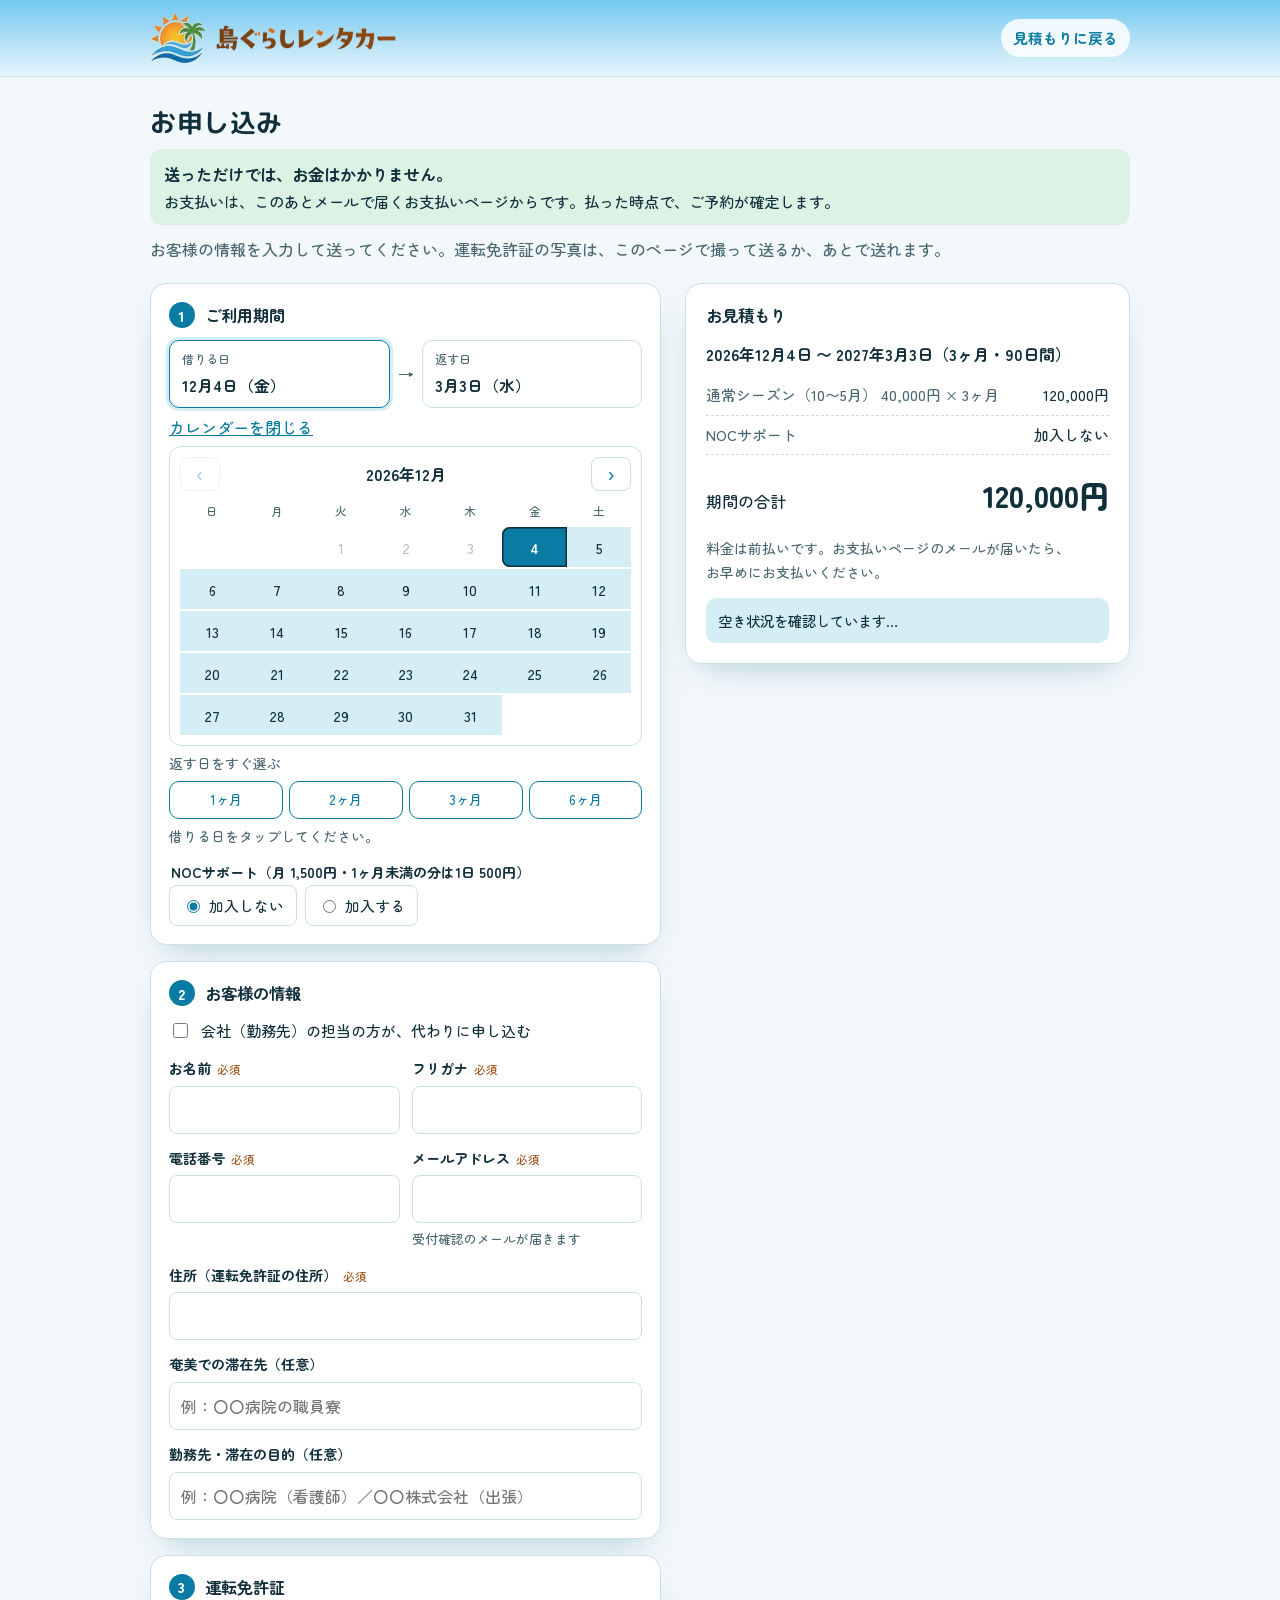
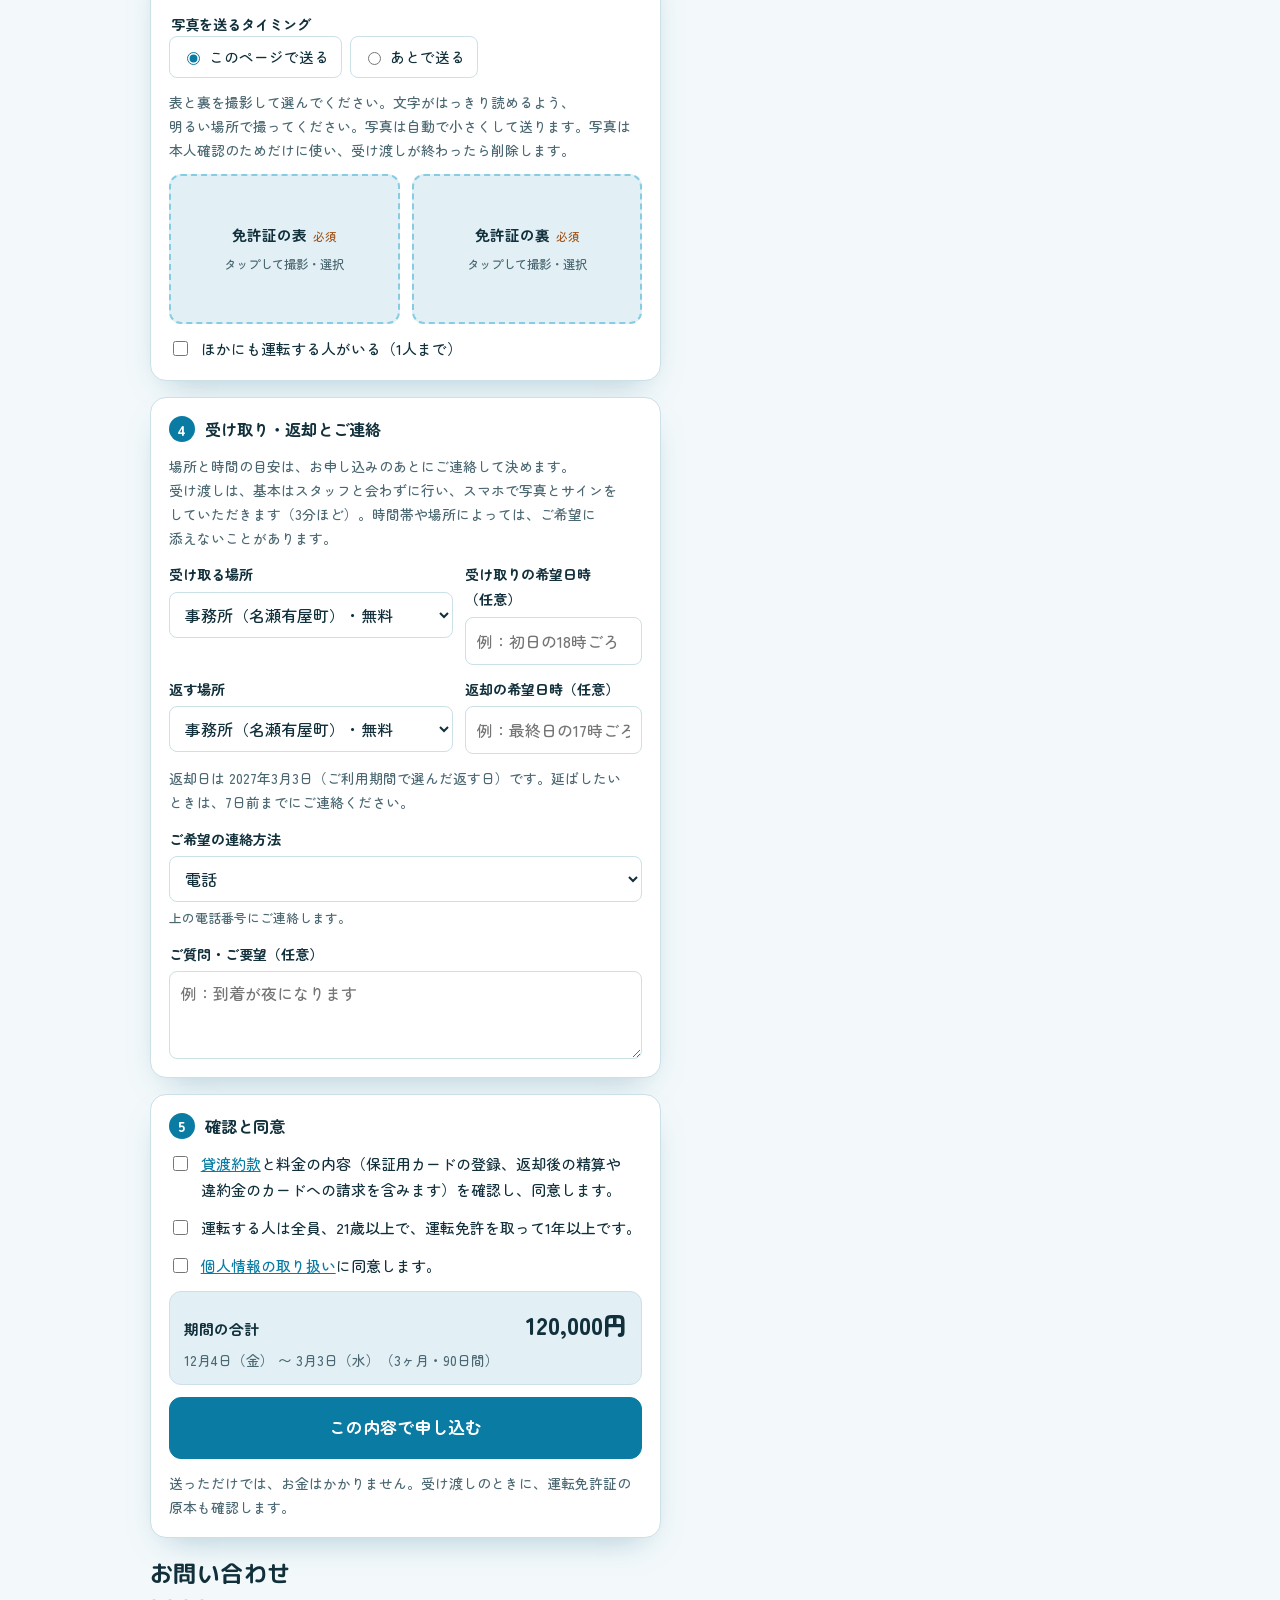
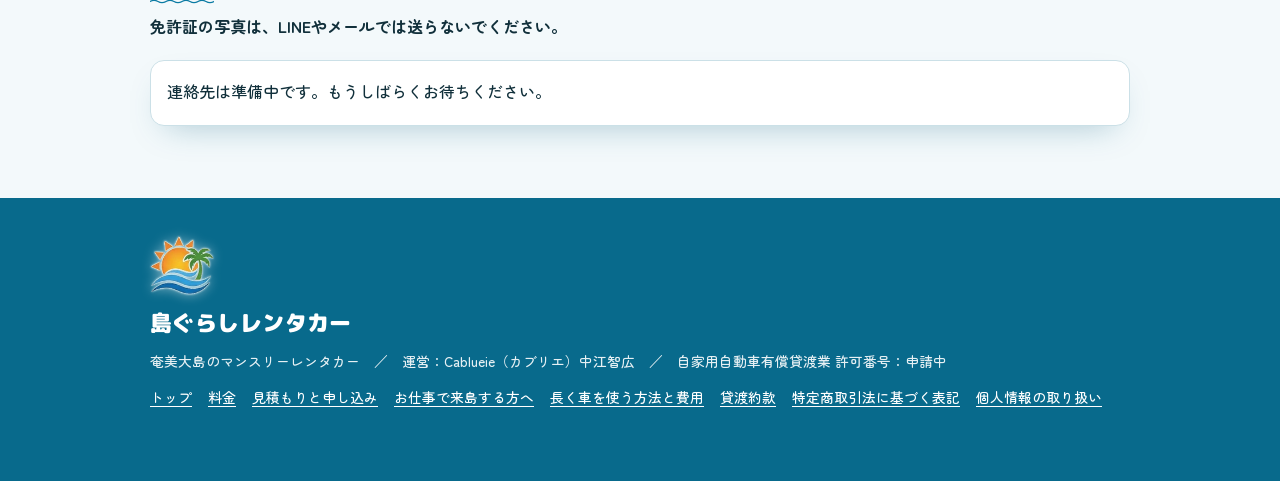
<file: apply/index.html>
<!DOCTYPE html>
<html lang="ja">
<head>
<meta charset="utf-8">
<meta name="viewport" content="width=device-width, initial-scale=1">
<title>お申し込み｜島ぐらしレンタカー</title>
<meta name="description" content="島ぐらしレンタカーのお申し込みページです。">
<meta name="robots" content="noindex">
<meta property="og:type" content="website">
<meta property="og:site_name" content="島ぐらしレンタカー">
<meta property="og:title" content="お申し込み｜島ぐらしレンタカー">
<meta property="og:description" content="島ぐらしレンタカーのお申し込みページです。">
<meta property="og:url" content="https://cablueie-rentacar.com/apply/">
<meta property="og:image" content="https://cablueie-rentacar.com/og.png">
<meta property="og:locale" content="ja_JP">
<meta name="twitter:card" content="summary_large_image">
<meta name="theme-color" content="#0A7BA3">
<link rel="icon" href="../favicon-192.png" sizes="192x192" type="image/png">
<link rel="apple-touch-icon" href="../apple-touch-icon.png">
<link rel="preconnect" href="https://fonts.googleapis.com">
<link rel="preconnect" href="https://fonts.gstatic.com" crossorigin>
<link rel="stylesheet" href="https://fonts.googleapis.com/css2?family=M+PLUS+Rounded+1c:wght@700;800;900&amp;family=Montserrat:wght@800&amp;family=Zen+Maru+Gothic:wght@500;700;900&amp;family=IBM+Plex+Mono:wght@400;500&amp;display=swap">
<link rel="stylesheet" href="../assets/site.css?v=20261125">
</head>
<body class="subpage">
<header class="topbar"><div class="wrap topbar-in"><a class="tb-brand" href="../"><img class="tb-emblem" src="../assets/mark-112.webp" width="56" height="51" alt=""><img class="tb-name-img" src="../assets/name-360.webp" width="360" height="53" alt="島ぐらしレンタカー"></a><a class="tb-link" href="../#request">見積もりに戻る</a></div></header>
<main class="wrap apply-page" id="apply-page">
  <div class="apply-intro" id="apply-intro">
    <h1>お申し込み</h1>
    <p class="free-line"><strong>送っただけでは、お金はかかりません。</strong><span id="free-line-more">お支払いは、このあとメールで届くお支払いページからです。払った時点で、ご予約が確定します。</span></p>
    <p class="muted">お客様の情報を入力して送ってください。運転免許証の写真は、このページで撮って送るか、あとで送れます。</p>
    <div class="notice info" id="status-note" hidden></div>
    <div class="ask-top" id="ask-top" hidden>
      <span class="small">申し込む前に、気軽に聞いてください。</span>
      <div class="ask-btns" id="ask-btns"></div>
    </div>
  </div>
  <div class="req" id="req-area">
      <form id="req-form" class="apply" novalidate>
        <div class="group" role="group" aria-labelledby="g1">
          <h3 class="group-h" id="g1"><span class="step">1</span>ご利用期間</h3>
                    <div class="field" id="period-field">
            <div class="range-sum">
              <button type="button" class="rs" id="rs-start" aria-pressed="true"><span class="rs-k">借りる日</span><span class="rs-v" id="rs-start-v">—</span></button>
              <span class="rs-arrow" aria-hidden="true">→</span>
              <button type="button" class="rs" id="rs-end" aria-pressed="false"><span class="rs-k">返す日</span><span class="rs-v" id="rs-end-v">—</span></button>
            </div>
            <button type="button" class="linkish cal-toggle" id="cal-toggle">期間を変える</button>
            <div class="cal-wrap" id="cal-wrap" hidden>
            <div class="cal" id="cal">
              <div class="cal-head">
                <button type="button" class="cal-nav" id="cal-prev" aria-label="前の月">‹</button>
                <strong id="cal-title" aria-live="polite"></strong>
                <button type="button" class="cal-nav" id="cal-next" aria-label="次の月">›</button>
              </div>
              <div class="cal-wd" aria-hidden="true"><span>日</span><span>月</span><span>火</span><span>水</span><span>木</span><span>金</span><span>土</span></div>
              <div class="cal-grid" id="cal-grid"></div>
            </div>
            <div class="quick" id="quick" role="group" aria-label="返す日をすぐ選ぶ">
              <span class="small muted">返す日をすぐ選ぶ</span>
              <button type="button" class="btn ghost small" data-m="1">1ヶ月</button>
              <button type="button" class="btn ghost small" data-m="2">2ヶ月</button>
              <button type="button" class="btn ghost small" data-m="3">3ヶ月</button>
              <button type="button" class="btn ghost small" data-m="6">6ヶ月</button>
            </div>
            <p class="cal-msg" id="cal-msg" aria-live="polite"></p>
            </div>
            <input type="hidden" id="req-start"><input type="hidden" id="req-end">
          </div>
          <fieldset class="field">
            <legend>NOCサポート（月 <span data-price="nocMonth">1,500</span>円・1ヶ月未満の分は1日 <span data-price="nocDay">500</span>円）</legend>
            <div class="radios">
              <label><input type="radio" name="req-noc" id="req-noc-no" value="no" checked>加入しない</label>
              <label><input type="radio" name="req-noc" id="req-noc-yes" value="yes">加入する</label>
            </div>
          </fieldset>
        </div>

        <div class="group" role="group" aria-labelledby="g2">
          <h3 class="group-h" id="g2"><span class="step">2</span>お客様の情報</h3>
          <label class="check"><input type="checkbox" id="co-on"><span>会社（勤務先）の担当の方が、代わりに申し込む</span></label>
          <div class="co-area" id="co-area" hidden>
            <p class="small muted">お名前・フリガナ・住所は、車を使う方（借受人）のものを入れてください。電話番号とメールアドレスは、担当の方のものでかまいません（お支払いのご案内が届きます）。</p>
            <div class="field"><label for="co-name">担当の方の会社名・お名前<span class="req-badge">必須</span></label><input type="text" id="co-name" autocomplete="organization" placeholder="例：〇〇株式会社 総務部 山田"></div>
            <div class="two">
              <div class="field"><label for="user-phone">車を使う方の携帯番号<span class="req-badge">必須</span></label><input type="tel" id="user-phone" inputmode="tel" autocomplete="off"></div>
              <div class="field"><label for="user-email">車を使う方のメールアドレス<span class="req-badge">必須</span></label><input type="email" id="user-email" autocomplete="off"><span class="hint">受け取りのご案内と貸渡証が届きます。スマホで見られるアドレスにしてください</span></div>
            </div>
          </div>
          <div class="two">
            <div class="field"><label for="req-name">お名前<span class="req-badge">必須</span></label><input type="text" id="req-name" autocomplete="name" required></div>
            <div class="field"><label for="req-kana">フリガナ<span class="req-badge">必須</span></label><input type="text" id="req-kana" required></div>
          </div>
          <div class="two">
            <div class="field"><label for="req-phone">電話番号<span class="req-badge">必須</span></label><input type="tel" id="req-phone" autocomplete="tel" inputmode="tel" required></div>
            <div class="field"><label for="req-email">メールアドレス<span class="req-badge">必須</span></label><input type="email" id="req-email" autocomplete="email" required><span class="hint">受付確認のメールが届きます</span></div>
          </div>
          <div class="field"><label for="req-address">住所（運転免許証の住所）<span class="req-badge">必須</span></label><input type="text" id="req-address" autocomplete="street-address" required></div>
          <div class="field"><label for="req-stay">奄美での滞在先（任意）</label><input type="text" id="req-stay" placeholder="例：〇〇病院の職員寮"></div>
          <div class="field"><label for="req-work">勤務先・滞在の目的（任意）</label><input type="text" id="req-work" placeholder="例：〇〇病院（看護師）／〇〇株式会社（出張）"></div>
        </div>

        <div class="group" role="group" aria-labelledby="g3">
          <h3 class="group-h" id="g3"><span class="step">3</span>運転免許証</h3>
          <fieldset class="field">
            <legend>写真を送るタイミング</legend>
            <div class="radios">
              <label><input type="radio" name="lic-when" id="lic-now" value="now" checked>このページで送る</label>
              <label><input type="radio" name="lic-when" id="lic-later" value="later">あとで送る</label>
            </div>
          </fieldset>
          <div class="notice info" id="lic-later-note" hidden>申し込みのあと、写真を送るページのリンクをメールでお送りします（送った直後の画面にもボタンが出ます）。写真が届いて確認できたら、お支払いのご案内をお送りします。<strong>写真が届くまで、ご予約は確定しません。</strong>ほかに運転する人がいるときも、そのページから届け出られます。</div>
          <div class="lic-now" id="lic-now-area">
          <p class="small muted">表と裏を撮影して選んでください。文字がはっきり読めるよう、明るい場所で撮ってください。写真は自動で小さくして送ります。写真は本人確認のためだけに使い、受け渡しが終わったら削除します。</p>
          <div class="uploads">
            <label class="upload" id="tile-front"><input type="file" id="lic-front" accept="image/*"><img alt="" hidden><span class="u-label">免許証の表<span class="req-badge">必須</span></span><span class="u-hint">タップして撮影・選択</span></label>
            <label class="upload" id="tile-back"><input type="file" id="lic-back" accept="image/*"><img alt="" hidden><span class="u-label">免許証の裏<span class="req-badge">必須</span></span><span class="u-hint">タップして撮影・選択</span></label>
          </div>
          <label class="check"><input type="checkbox" id="d2-on"><span>ほかにも運転する人がいる（1人まで）</span></label>
          <div id="d2-area" class="apply" hidden>
            <div class="field"><label for="d2-name">運転する人のお名前<span class="req-badge">必須</span></label><input type="text" id="d2-name"></div>
            <div class="uploads">
              <label class="upload" id="tile-d2front"><input type="file" id="d2-front" accept="image/*"><img alt="" hidden><span class="u-label">その人の免許証の表</span><span class="u-hint">タップして撮影・選択</span></label>
              <label class="upload" id="tile-d2back"><input type="file" id="d2-back" accept="image/*"><img alt="" hidden><span class="u-label">その人の免許証の裏</span><span class="u-hint">タップして撮影・選択</span></label>
            </div>
          </div>
          </div>
        </div>

        <div class="group" role="group" aria-labelledby="g4">
          <h3 class="group-h" id="g4"><span class="step">4</span>受け取り・返却とご連絡</h3>
          <p class="small muted">場所と時間の目安は、お申し込みのあとにご連絡して決めます。受け渡しは、基本はスタッフと会わずに行い、スマホで写真とサインをしていただきます（3分ほど）。時間帯や場所によっては、ご希望に添えないことがあります。</p>
          <div class="two">
            <div class="field"><label for="req-handover">受け取る場所</label>
              <select id="req-handover">
                <option value="office">事務所（名瀬有屋町）・無料</option>
                <option value="naze">名瀬の市街地（港・病院・滞在先など）・500円</option>
                <option value="airport">奄美空港・3,000円</option>
                <option value="consult">その他の場所（相談・料金は別途）</option>
              </select></div>
            <div class="field"><label for="req-handover-time">受け取りの希望日時（任意）</label><input type="text" id="req-handover-time" placeholder="例：初日の18時ごろ"></div>
          </div>
          <div class="two">
            <div class="field"><label for="req-return">返す場所</label>
              <select id="req-return">
                <option value="office">事務所（名瀬有屋町）・無料</option>
                <option value="naze">名瀬の市街地（港・病院・滞在先など）・500円</option>
                <option value="airport">奄美空港・3,000円</option>
                <option value="consult">その他の場所（相談・料金は別途）</option>
              </select></div>
            <div class="field"><label for="req-return-time">返却の希望日時（任意）</label><input type="text" id="req-return-time" placeholder="例：最終日の17時ごろ"></div>
          </div>
          <p class="small muted" id="return-hint">返却日は、ご利用期間で選んだ「返す日」です。</p>
          <div class="field"><label for="req-contact">ご希望の連絡方法</label>
            <select id="req-contact">
              <option value="LINE">LINE</option><option value="電話" selected>電話</option><option value="SMS">SMS</option><option value="メール">メール</option>
            </select><span class="hint" id="contact-hint">上の電話番号にご連絡します。</span></div>
          <div class="field"><label for="req-note">ご質問・ご要望（任意）</label><textarea id="req-note" placeholder="例：到着が夜になります"></textarea></div>
        </div>

        <div class="group" role="group" aria-labelledby="g5">
          <h3 class="group-h" id="g5"><span class="step">5</span>確認と同意</h3>
          <label class="check" id="agree-terms-row"><input type="checkbox" id="agree-terms"><span><a href="../terms/" target="_blank" rel="noopener">貸渡約款</a>と料金の内容（保証用カードの登録、返却後の精算や違約金のカードへの請求を含みます）を確認し、同意します。</span></label>
          <label class="check" id="agree-driver-row"><input type="checkbox" id="agree-driver"><span>運転する人は全員、21歳以上で、運転免許を取って1年以上です。</span></label>
          <label class="check" id="agree-privacy-row"><input type="checkbox" id="agree-privacy"><span><a href="../#privacy" target="_blank" rel="noopener">個人情報の取り扱い</a>に同意します。</span></label>
          <div class="hp" aria-hidden="true"><label for="req-website">この欄は空のままにしてください</label><input type="text" id="req-website" tabindex="-1" autocomplete="off"></div>
          <div class="sum-bar" id="sum-bar" aria-live="polite">
            <div class="sum-row"><span class="sum-k">期間の合計</span><strong id="sum-total">—</strong></div>
            <span class="small muted" id="sum-sub">ご利用期間を選ぶと、合計が出ます。</span>
          </div>
          <div class="form-error" id="form-error" role="alert" hidden></div>
          <button type="submit" class="btn big" id="req-submit">この内容で申し込む</button>
          <p class="small muted">送っただけでは、お金はかかりません。受け渡しのときに、運転免許証の原本も確認します。</p>
        </div>
      </form>

      <aside class="estimate" aria-labelledby="est-h" aria-live="polite">
        <h3 id="est-h">お見積もり</h3>
        <p class="est-period" id="est-period">開始日を選んでください</p>
        <dl class="est-rows">
          <div id="est-base-row"><dt id="est-base-label">基本料金</dt><dd id="est-base">—</dd></div>
          <div id="est-extra-row" hidden><dt id="est-extra-label">1ヶ月を超えた分</dt><dd id="est-extra">—</dd></div>
          <div id="est-ho-row" hidden><dt id="est-ho-label">受け渡し料</dt><dd id="est-ho">—</dd></div>
          <div><dt id="est-noc-label">NOCサポート</dt><dd id="est-noc">加入しない</dd></div>
        </dl>
        <div class="est-total"><span>期間の合計</span><strong id="est-total">—</strong></div>
        <p class="small muted" id="est-first"></p>
        <div class="notice ok" id="avail-check" hidden></div>
      </aside>
  </div>

    <div class="done" id="done" hidden tabindex="-1">
      <h3>お申し込みを受け付けました</h3>
      <div><span class="small muted">受付番号</span><br><span class="rid" id="done-id"></span></div>
      <dl>
        <dt>ご利用期間</dt><dd id="done-period"></dd>
        <dt>お見積り</dt><dd id="done-total"></dd>
      </dl>
      <p id="done-text">入力いただいたメールアドレスに、受付確認のメールを送りました。内容と運転免許証を確認したら、お支払いページのリンクをメールでお送りします。お支払いが済んだ時点で、予約が確定します。<strong>まだ予約は確定していません。</strong></p>
      <div class="done-line" id="done-line" hidden>
        <strong>LINEでのご連絡のために</strong>
        <p><span id="done-line-how"></span>受付番号「<span id="done-line-rid"></span>」を送ってください。こちらからはお客様のLINEを探せないため、先にメッセージをお願いします。</p>
        <a class="btn ghost" id="done-line-add" href="#" target="_blank" rel="noopener">LINEで友だち追加</a>
      </div>
      <a class="btn big" id="done-docs" href="#" hidden>運転免許証の写真を送る</a>
      <a class="btn big" id="done-pay" href="#" hidden>お支払いに進む</a>
      <p class="small muted">メールが届かないときは、迷惑メールのフォルダを確認するか、下のお問い合わせ先にご連絡ください。</p>
    </div>

  <section id="contact" aria-labelledby="contact-h">
    <div class="sec-head">
      <h2 id="contact-h">お問い合わせ</h2>
      <p><strong>免許証の写真は、LINEやメールでは送らないでください。</strong></p>
    </div>
    <ul class="contact-list" id="contacts"></ul>
  </section>
</main>
<footer class="site-foot"><div class="wrap foot-in"><img class="foot-emblem" src="../assets/mark-112.webp" width="64" height="59" alt="" loading="lazy"><strong>島ぐらしレンタカー</strong><span>奄美大島のマンスリーレンタカー　／　運営：Cablueie（カブリエ）中江智広　／　自家用自動車有償貸渡業 許可番号：<span data-license>申請中</span></span><nav class="foot-nav" aria-label="サイト内のリンク"><a href="../">トップ</a><a href="../#price">料金</a><a href="../#request">見積もりと申し込み</a><a href="../work/">お仕事で来島する方へ</a><a href="../guide/">長く車を使う方法と費用</a><a href="../terms/">貸渡約款</a><a href="../legal/">特定商取引法に基づく表記</a><a href="../#privacy">個人情報の取り扱い</a></nav></div></footer>
<script src="../config.js"></script>
<script src="../assets/booking.js?v=20261126c"></script>
<script src="../assets/shoot.js?v=20261101"></script>
<script src="../assets/hit.js?v=20261101"></script>
</body>
</html>
</file>
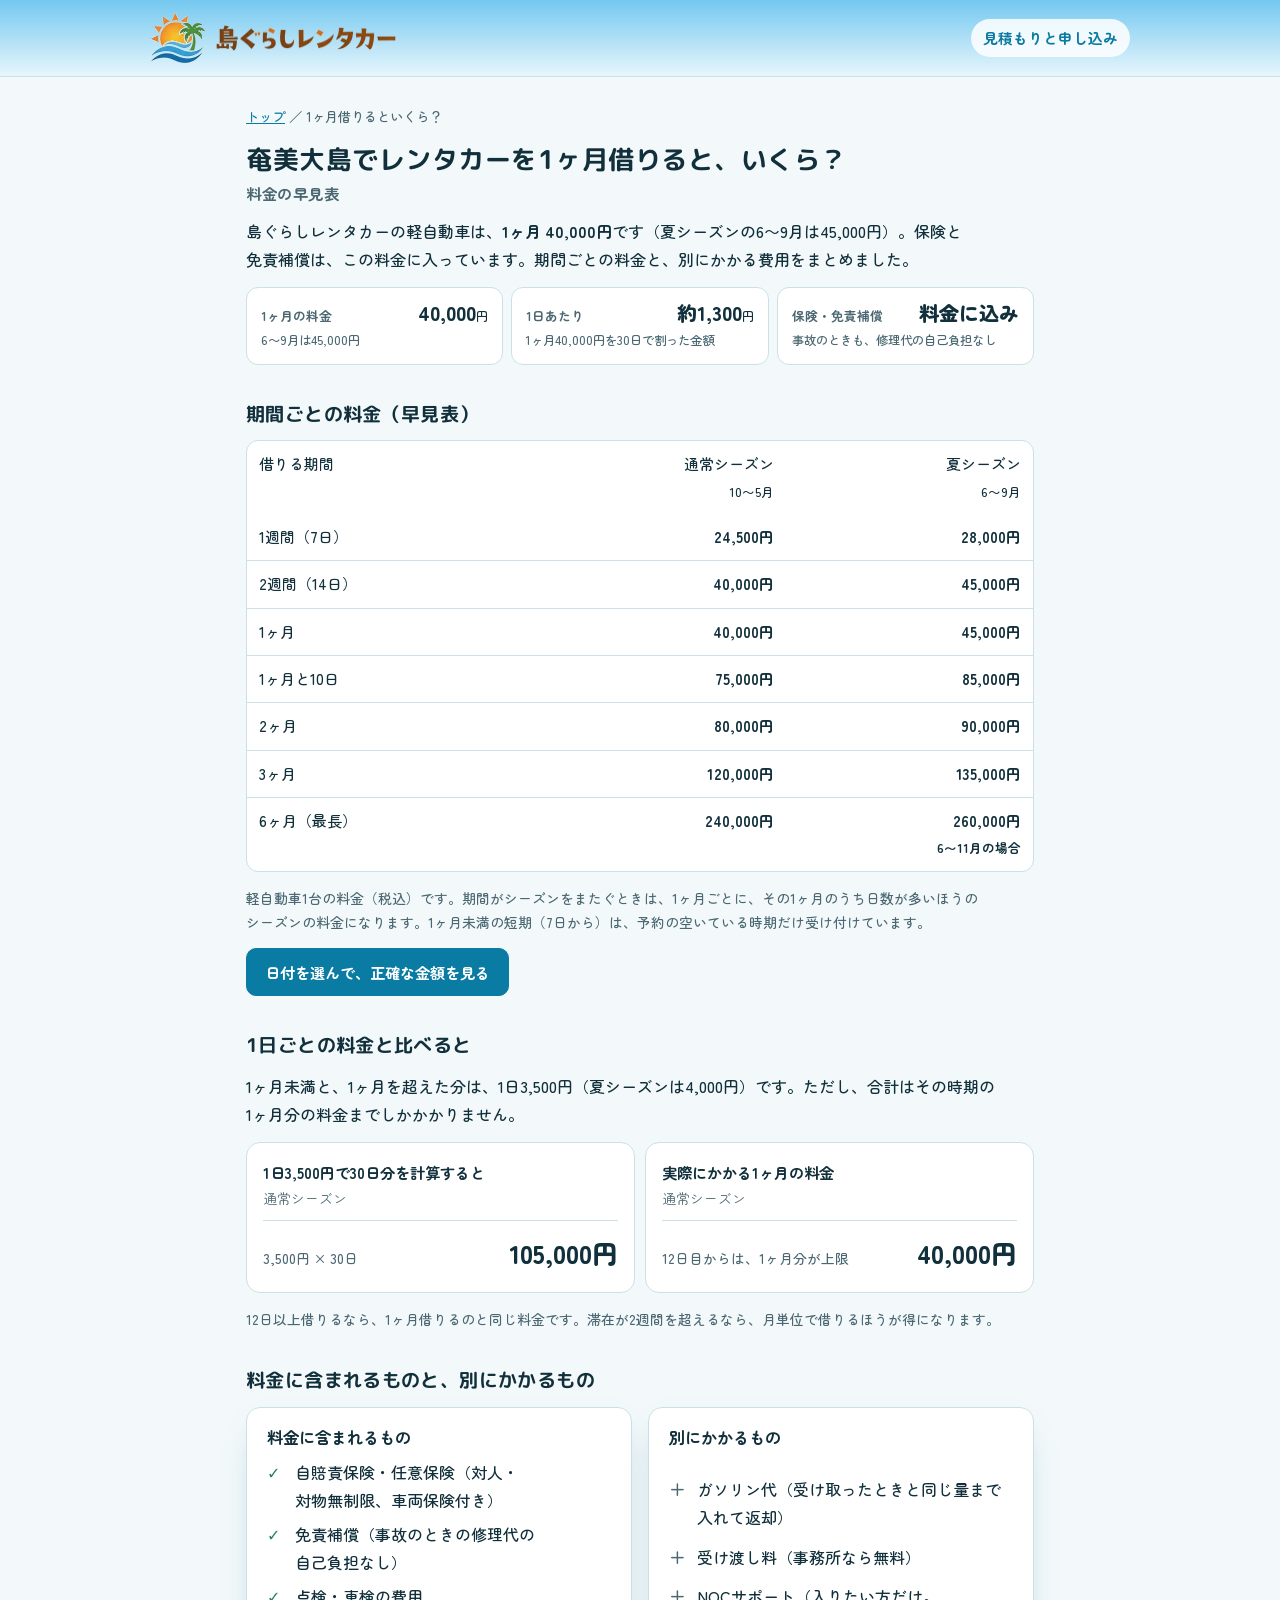
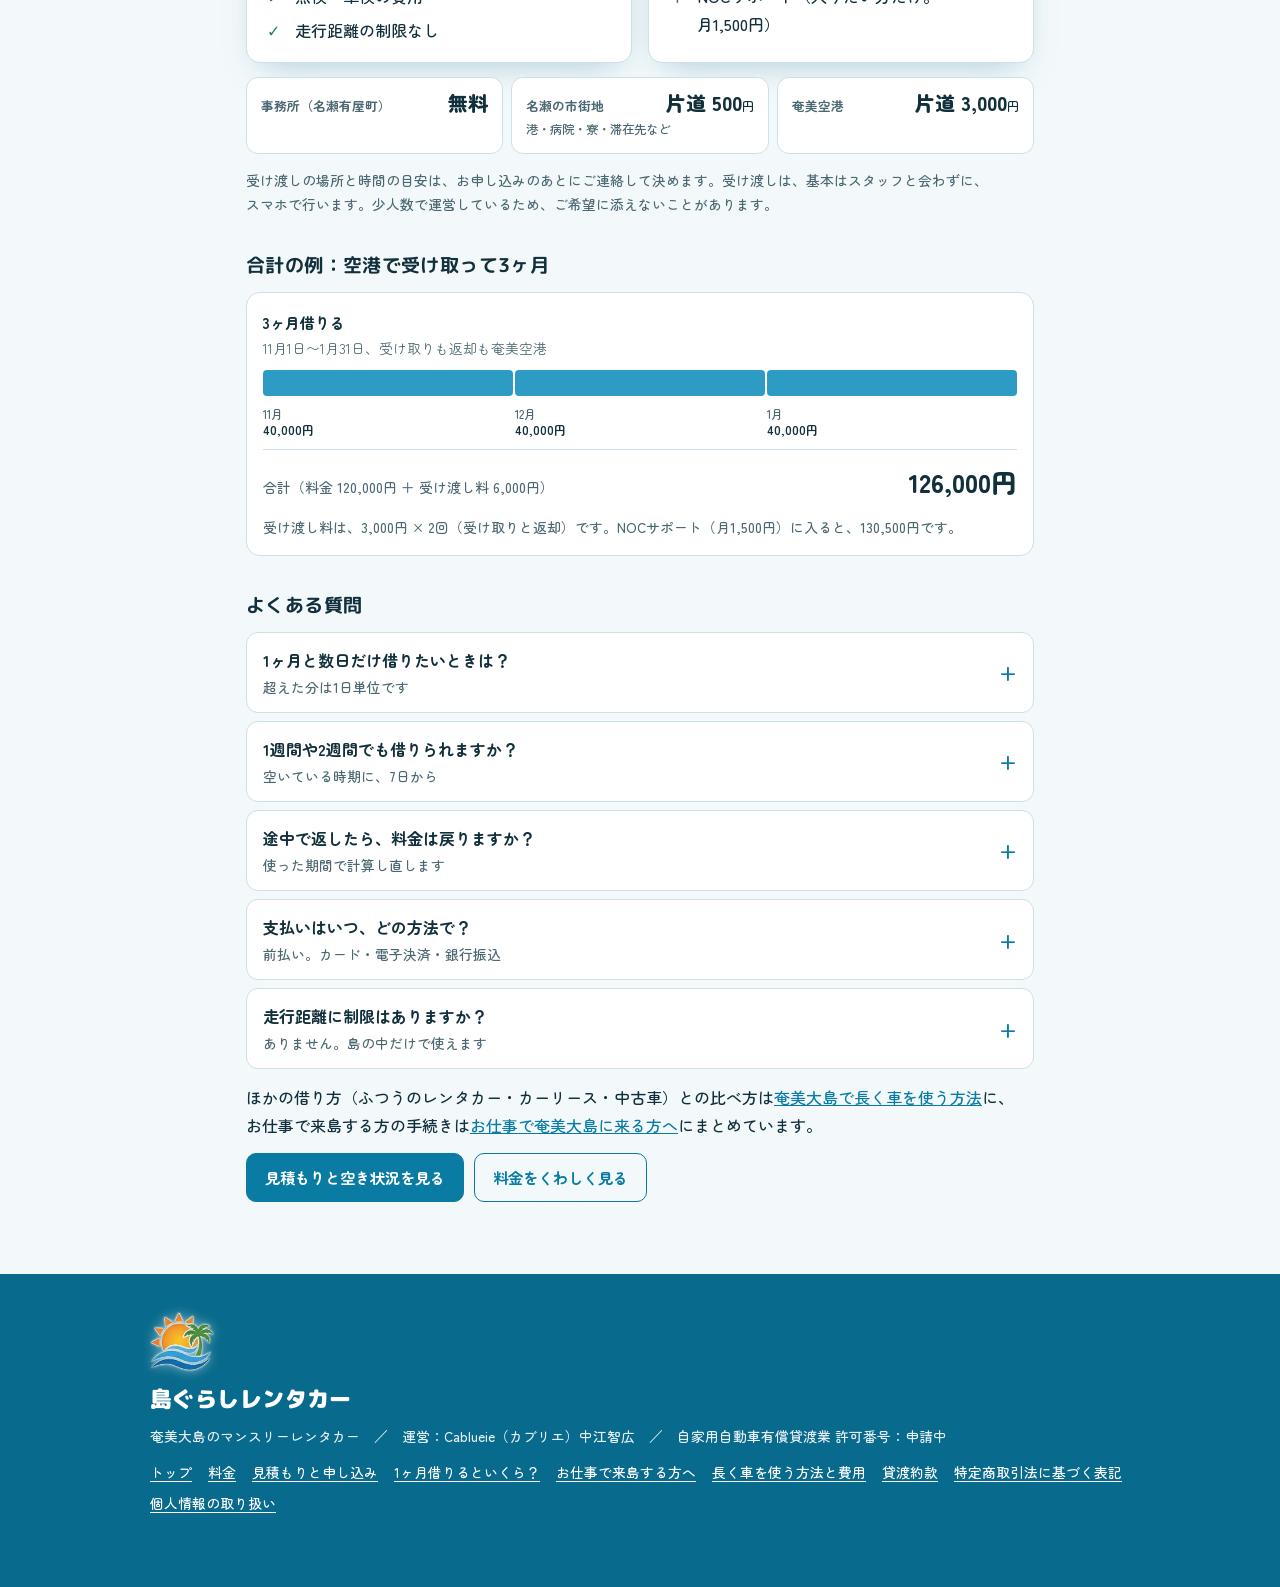
<file: cost/index.html>
<!DOCTYPE html>
<html lang="ja">
<head>
<meta charset="utf-8">
<meta name="viewport" content="width=device-width, initial-scale=1">
<title>奄美大島でレンタカーを1ヶ月借りるといくら？（料金の早見表）｜島ぐらしレンタカー</title>
<meta name="description" content="奄美大島でレンタカーを1ヶ月借りる料金は、保険・免責補償込みで月40,000円（6〜9月は45,000円）。1週間・2週間・1〜6ヶ月の料金の早見表と、別にかかる費用、空港受け取りの合計例をまとめました。">
<link rel="canonical" href="https://cablueie-rentacar.com/cost/">
<meta property="og:type" content="website">
<meta property="og:site_name" content="島ぐらしレンタカー">
<meta property="og:title" content="奄美大島でレンタカーを1ヶ月借りるといくら？（料金の早見表）｜島ぐらしレンタカー">
<meta property="og:description" content="奄美大島でレンタカーを1ヶ月借りる料金は、保険・免責補償込みで月40,000円（6〜9月は45,000円）。1週間・2週間・1〜6ヶ月の料金の早見表と、別にかかる費用、空港受け取りの合計例をまとめました。">
<meta property="og:url" content="https://cablueie-rentacar.com/cost/">
<meta property="og:image" content="https://cablueie-rentacar.com/og.png">
<meta property="og:locale" content="ja_JP">
<meta name="twitter:card" content="summary_large_image">
<meta name="theme-color" content="#0A7BA3">
<link rel="icon" href="../favicon-192.png" sizes="192x192" type="image/png">
<link rel="apple-touch-icon" href="../apple-touch-icon.png">
<link rel="preconnect" href="https://fonts.googleapis.com">
<link rel="preconnect" href="https://fonts.gstatic.com" crossorigin>
<link rel="stylesheet" href="https://fonts.googleapis.com/css2?family=M+PLUS+Rounded+1c:wght@700;800;900&amp;family=Montserrat:wght@800&amp;family=Zen+Maru+Gothic:wght@500;700;900&amp;family=IBM+Plex+Mono:wght@400;500&amp;display=swap">
<link rel="stylesheet" href="../assets/site.css?v=20261027">
<script type="application/ld+json">{"@context": "https://schema.org", "@type": "BreadcrumbList", "itemListElement": [{"@type": "ListItem", "position": 1, "name": "島ぐらしレンタカー", "item": "https://cablueie-rentacar.com/"}, {"@type": "ListItem", "position": 2, "name": "1ヶ月借りるといくら？", "item": "https://cablueie-rentacar.com/cost/"}]}</script>
<script type="application/ld+json">{"@context": "https://schema.org", "@type": "FAQPage", "mainEntity": [{"@type": "Question", "name": "奄美大島でレンタカーを1ヶ月借りると、いくらですか？", "acceptedAnswer": {"@type": "Answer", "text": "島ぐらしレンタカーでは、軽自動車が1ヶ月40,000円です（夏シーズンの6〜9月は45,000円）。自賠責保険・任意保険・免責補償・点検と車検の費用が含まれています。別にかかるのは、ガソリン代と、空港や市街地で受け渡すときの受け渡し料です。"}}, {"@type": "Question", "name": "1ヶ月と数日だけ借りたいときの料金は？", "acceptedAnswer": {"@type": "Answer", "text": "1ヶ月を超えた分は1日単位です。1日3,500円（夏シーズンの6〜9月は4,000円）に超えた日数をかけた金額で、その時期の1ヶ月分の料金が上限です。たとえば通常シーズンに1ヶ月と10日なら、40,000円＋35,000円で75,000円です。"}}, {"@type": "Question", "name": "1週間や2週間でも借りられますか？", "acceptedAnswer": {"@type": "Answer", "text": "予約の空いている時期に限り、7日から借りられます。料金は1日3,500円（夏シーズンは4,000円）で、その時期の1ヶ月分が上限です。通常シーズンなら1週間で24,500円、12日以上は40,000円です。"}}, {"@type": "Question", "name": "途中で返したら、料金は戻りますか？", "acceptedAnswer": {"@type": "Answer", "text": "解約日の14日前までにお申し出ください。料金は実際に使った期間で計算し直し、お支払い済みの料金との差額のうち30%（上限は1ヶ月分）を解約手数料としていただいて、残りをお返しします。返金のときは決済手数料を差し引きます。"}}, {"@type": "Question", "name": "走行距離に制限はありますか？", "acceptedAnswer": {"@type": "Answer", "text": "走行距離の制限はありません。ご利用は奄美大島内に限り、フェリーなどで他の島へ車を持ち出すことはできません。"}}]}</script>
</head>
<body class="subpage">
<header class="topbar"><div class="wrap topbar-in"><a class="tb-brand" href="../"><img class="tb-emblem" src="../assets/mark-112.webp" width="56" height="51" alt=""><img class="tb-name-img" src="../assets/name-360.webp" width="360" height="53" alt="島ぐらしレンタカー"></a><a class="tb-link" href="../#request">見積もりと申し込み</a></div></header>
<main class="wrap doc guide">
<nav class="crumbs" aria-label="現在地"><a href="../">トップ</a> ／ 1ヶ月借りるといくら？</nav>
<h1><span class="nb">奄美大島で</span><span class="nb">レンタカーを1ヶ月借りると、</span><span class="nb">いくら？</span><span class="h1-note">料金の早見表</span></h1>
<p>島ぐらしレンタカーの軽自動車は、<strong>1ヶ月 40,000円</strong>です（夏シーズンの6〜9月は45,000円）。保険と免責補償は、この料金に入っています。期間ごとの料金と、別にかかる費用をまとめました。</p>

<div class="tiles stack">
  <div class="tile"><span class="tile-k">1ヶ月の料金</span><span class="tile-v">40,000<small>円</small></span><span class="tile-n">6〜9月は45,000円</span></div>
  <div class="tile"><span class="tile-k">1日あたり</span><span class="tile-v">約1,300<small>円</small></span><span class="tile-n">1ヶ月40,000円を30日で割った金額</span></div>
  <div class="tile"><span class="tile-k">保険・免責補償</span><span class="tile-v">料金に込み</span><span class="tile-n">事故のときも、修理代の自己負担なし</span></div>
</div>

<h2><span class="nb">期間ごとの料金</span><span class="nb">（早見表）</span></h2>
<div class="table-wrap">
  <table class="fee-table">
    <thead><tr><th scope="col">借りる期間</th><th scope="col" class="amt">通常シーズン<br><small>10〜5月</small></th><th scope="col" class="amt">夏シーズン<br><small>6〜9月</small></th></tr></thead>
    <tbody>
      <tr><th scope="row">1週間（7日）</th><td class="amt">24,500円</td><td class="amt">28,000円</td></tr>
      <tr><th scope="row">2週間（14日）</th><td class="amt">40,000円</td><td class="amt">45,000円</td></tr>
      <tr><th scope="row">1ヶ月</th><td class="amt">40,000円</td><td class="amt">45,000円</td></tr>
      <tr><th scope="row">1ヶ月と10日</th><td class="amt">75,000円</td><td class="amt">85,000円</td></tr>
      <tr><th scope="row">2ヶ月</th><td class="amt">80,000円</td><td class="amt">90,000円</td></tr>
      <tr><th scope="row">3ヶ月</th><td class="amt">120,000円</td><td class="amt">135,000円</td></tr>
      <tr><th scope="row">6ヶ月（最長）</th><td class="amt">240,000円</td><td class="amt">260,000円<br><small>6〜11月の場合</small></td></tr>
    </tbody>
  </table>
</div>
<p class="small muted">軽自動車1台の料金（税込）です。期間がシーズンをまたぐときは、1ヶ月ごとに、その1ヶ月のうち日数が多いほうのシーズンの料金になります。1ヶ月未満の短期（7日から）は、予約の空いている時期だけ受け付けています。</p>
<p class="cta-row"><a class="btn" href="../#request">日付を選んで、正確な金額を見る</a></p>

<h2><span class="nb">1日ごとの料金と</span><span class="nb">比べると</span></h2>
<p>1ヶ月未満と、1ヶ月を超えた分は、1日3,500円（夏シーズンは4,000円）です。ただし、合計はその時期の1ヶ月分の料金までしかかかりません。</p>
<div class="costs">
  <figure class="cost">
    <figcaption>1日3,500円で30日分を計算すると<span class="cost-when">通常シーズン</span></figcaption>
    <div class="cost-total"><span>3,500円 × 30日</span><strong>105,000円</strong></div>
  </figure>
  <figure class="cost">
    <figcaption>実際にかかる1ヶ月の料金<span class="cost-when">通常シーズン</span></figcaption>
    <div class="cost-total"><span>12日目からは、1ヶ月分が上限</span><strong>40,000円</strong></div>
  </figure>
</div>
<p class="small muted">12日以上借りるなら、1ヶ月借りるのと同じ料金です。滞在が2週間を超えるなら、月単位で借りるほうが得になります。</p>

<h2><span class="nb">料金に含まれるものと、</span><span class="nb">別にかかるもの</span></h2>
<div class="price-grid">
  <div class="box">
    <h3>料金に含まれるもの</h3>
    <ul class="incl">
      <li>自賠責保険・任意保険（対人・対物無制限、車両保険付き）</li>
      <li>免責補償（事故のときの修理代の自己負担なし）</li>
      <li>点検・車検の費用</li>
      <li>走行距離の制限なし</li>
    </ul>
  </div>
  <div class="box">
    <h3>別にかかるもの</h3>
    <ul class="incl extra">
      <li>ガソリン代（受け取ったときと同じ量まで入れて返却）</li>
      <li>受け渡し料（事務所なら無料）</li>
      <li>NOCサポート（入りたい方だけ。月1,500円）</li>
    </ul>
  </div>
</div>
<div class="tiles">
  <div class="tile"><span class="tile-k">事務所（名瀬有屋町）</span><span class="tile-v">無料</span></div>
  <div class="tile"><span class="tile-k">名瀬の市街地</span><span class="tile-v">片道 500<small>円</small></span><span class="tile-n">港・病院・寮・滞在先など</span></div>
  <div class="tile"><span class="tile-k">奄美空港</span><span class="tile-v">片道 3,000<small>円</small></span></div>
</div>
<p class="small muted">受け渡しの場所と時間の目安は、お申し込みのあとにご連絡して決めます。受け渡しは、基本はスタッフと会わずに、スマホで行います。少人数で運営しているため、ご希望に添えないことがあります。</p>

<h2><span class="nb">合計の例：</span><span class="nb">空港で受け取って3ヶ月</span></h2>
<figure class="cost">
  <figcaption>3ヶ月借りる<span class="cost-when">11月1日〜1月31日、受け取りも返却も奄美空港</span></figcaption>
  <div class="cost-bar" aria-hidden="true"><span style="--w:400"></span><span style="--w:400"></span><span style="--w:400"></span></div>
  <div class="cost-legend"><span style="--w:400">11月<b>40,000円</b></span><span style="--w:400">12月<b>40,000円</b></span><span style="--w:400">1月<b>40,000円</b></span></div>
  <div class="cost-total"><span>合計（料金 120,000円 ＋ 受け渡し料 6,000円）</span><strong>126,000円</strong></div>
  <p class="small muted">受け渡し料は、3,000円 × 2回（受け取りと返却）です。NOCサポート（月1,500円）に入ると、130,500円です。</p>
</figure>

<h2>よくある質問</h2>
<div class="folds">
  <details class="fold">
    <summary><span class="fold-t">1ヶ月と数日だけ借りたいときは？</span><span class="fold-s">超えた分は1日単位です</span></summary>
    <div class="fold-body">
      <p>1ヶ月を超えた分は、1日3,500円（夏シーズンの6〜9月は4,000円）に、超えた日数をかけた金額です。その時期の1ヶ月分の料金が上限です。</p>
      <p>通常シーズンに1ヶ月と10日なら、40,000円＋35,000円で75,000円です。</p>
    </div>
  </details>
  <details class="fold">
    <summary><span class="fold-t">1週間や2週間でも借りられますか？</span><span class="fold-s">空いている時期に、7日から</span></summary>
    <div class="fold-body">
      <p>借りる日が30日以内の場合か、予約と予約のあいだの1ヶ月に満たない空きの場合に、7日から借りられます。月極のご予約を優先しているためです。</p>
    </div>
  </details>
  <details class="fold">
    <summary><span class="fold-t">途中で返したら、料金は戻りますか？</span><span class="fold-s">使った期間で計算し直します</span></summary>
    <div class="fold-body">
      <p>解約日の14日前までにお申し出ください。料金は実際に使った期間で計算し直し、お支払い済みの料金との差額のうち30%（上限は1ヶ月分）を解約手数料としていただいて、残りをお返しします（返金のときは、決済手数料を差し引きます）。</p>
      <p>くわしくは<a href="../terms/">貸渡約款</a>の第12条のとおりです。</p>
    </div>
  </details>
  <details class="fold">
    <summary><span class="fold-t">支払いはいつ、どの方法で？</span><span class="fold-s">前払い。カード・電子決済・銀行振込</span></summary>
    <div class="fold-body">
      <p>お申し込みのあと、お支払いページのリンクをメールでお送りします。ご利用期間の料金をお支払いいただいた時点で、予約が確定します。保証金はいただきません。</p>
    </div>
  </details>
  <details class="fold">
    <summary><span class="fold-t">走行距離に制限はありますか？</span><span class="fold-s">ありません。島の中だけで使えます</span></summary>
    <div class="fold-body">
      <p>走行距離の制限はありません。ご利用は奄美大島内に限り、フェリーなどで他の島へ車を持ち出すことはできません。</p>
    </div>
  </details>
</div>

<p>ほかの借り方（ふつうのレンタカー・カーリース・中古車）との比べ方は<a href="../guide/">奄美大島で長く車を使う方法</a>に、お仕事で来島する方の手続きは<a href="../work/">お仕事で奄美大島に来る方へ</a>にまとめています。</p>
<p class="cta-row"><a class="btn" href="../#request">見積もりと空き状況を見る</a><a class="btn ghost" href="../#price">料金をくわしく見る</a></p>
</main>
<footer class="site-foot"><div class="wrap foot-in"><img class="foot-emblem" src="../assets/mark-112.webp" width="64" height="59" alt="" loading="lazy"><strong>島ぐらしレンタカー</strong><span>奄美大島のマンスリーレンタカー　／　運営：Cablueie（カブリエ）中江智広　／　自家用自動車有償貸渡業 許可番号：<span data-license>申請中</span></span><nav class="foot-nav" aria-label="サイト内のリンク"><a href="../">トップ</a><a href="../#price">料金</a><a href="../#request">見積もりと申し込み</a><a href="../cost/">1ヶ月借りるといくら？</a><a href="../work/">お仕事で来島する方へ</a><a href="../guide/">長く車を使う方法と費用</a><a href="../terms/">貸渡約款</a><a href="../legal/">特定商取引法に基づく表記</a><a href="../#privacy">個人情報の取り扱い</a></nav></div></footer>
<script src="../config.js"></script>
<script src="../assets/sub.js"></script>
</body>
</html>
</file>
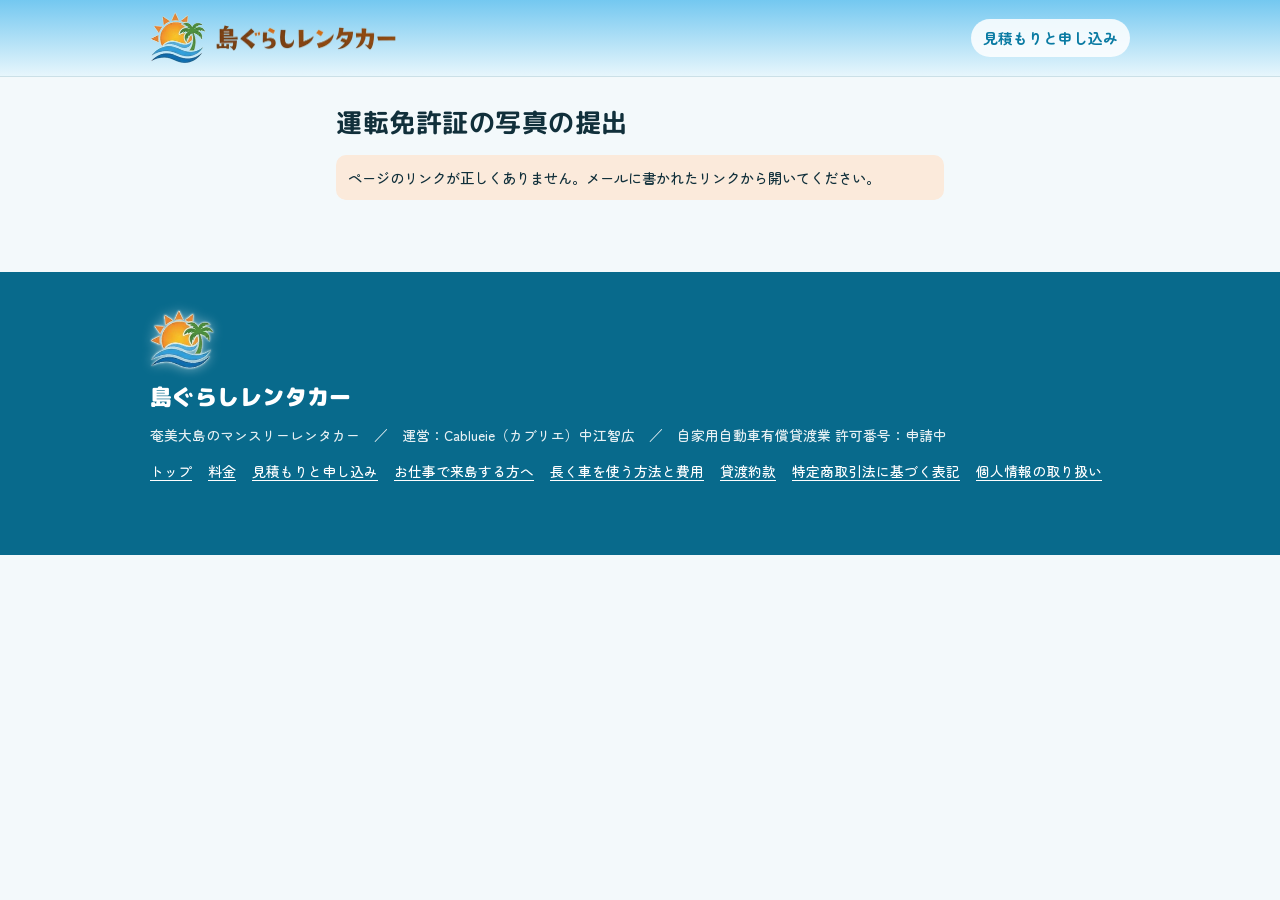
<file: docs/index.html>
<!DOCTYPE html>
<html lang="ja">
<head>
<meta charset="utf-8">
<meta name="viewport" content="width=device-width, initial-scale=1">
<title>運転免許証の提出｜島ぐらしレンタカー</title>
<meta name="description" content="島ぐらしレンタカーの書類の提出ページです。">
<meta name="robots" content="noindex">
<meta property="og:type" content="website">
<meta property="og:site_name" content="島ぐらしレンタカー">
<meta property="og:title" content="運転免許証の提出｜島ぐらしレンタカー">
<meta property="og:description" content="島ぐらしレンタカーの書類の提出ページです。">
<meta property="og:url" content="https://cablueie-rentacar.com/docs/">
<meta property="og:image" content="https://cablueie-rentacar.com/og.png">
<meta property="og:locale" content="ja_JP">
<meta name="twitter:card" content="summary_large_image">
<meta name="theme-color" content="#0A7BA3">
<link rel="icon" href="../favicon-192.png" sizes="192x192" type="image/png">
<link rel="apple-touch-icon" href="../apple-touch-icon.png">
<link rel="preconnect" href="https://fonts.googleapis.com">
<link rel="preconnect" href="https://fonts.gstatic.com" crossorigin>
<link rel="stylesheet" href="https://fonts.googleapis.com/css2?family=M+PLUS+Rounded+1c:wght@700;800;900&amp;family=Montserrat:wght@800&amp;family=Zen+Maru+Gothic:wght@500;700;900&amp;family=IBM+Plex+Mono:wght@400;500&amp;display=swap">
<link rel="stylesheet" href="../assets/site.css?v=20261102">
</head>
<body class="subpage">
<header class="topbar"><div class="wrap topbar-in"><a class="tb-brand" href="../"><img class="tb-emblem" src="../assets/mark-112.webp" width="56" height="51" alt=""><img class="tb-name-img" src="../assets/name-360.webp" width="360" height="53" alt="島ぐらしレンタカー"></a><a class="tb-link" href="../#request">見積もりと申し込み</a></div></header>
<main class="wrap pay" id="docs">
  <h1>運転免許証の写真の提出</h1>
  <div class="notice info" id="doc-loading">ご予約の情報を読み込んでいます…</div>
  <div class="notice warn" id="doc-error" role="alert" hidden></div>

  <section class="pay-card" id="doc-main" hidden aria-labelledby="doc-h">
    <h2 id="doc-h" class="small muted" style="font-size:.9rem;font-weight:700">ご予約</h2>
    <dl class="pay-rows">
      <div><dt>お名前</dt><dd id="doc-name">—</dd></div>
      <div><dt>受付番号</dt><dd id="doc-id">—</dd></div>
      <div id="doc-d2-row" hidden><dt>追加の運転者</dt><dd id="doc-d2">—</dd></div>
    </dl>

    <form id="doc-form" class="doc-form" novalidate>
      <fieldset class="field">
        <legend>送るもの</legend>
        <div class="radios doc-kinds">
          <label><input type="radio" name="doc-kind" id="kind-self" value="self" checked>ご本人の免許証（撮り直し）</label>
          <label id="kind-driver-row"><input type="radio" name="doc-kind" id="kind-driver" value="driver">運転する人を追加する（1人まで）</label>
        </div>
        <span class="hint" id="kind-note" hidden></span>
      </fieldset>

      <div id="driver-area" hidden>
        <div class="field"><label for="d-name">運転する人のお名前<span class="req-badge">必須</span></label><input type="text" id="d-name" autocomplete="off" maxlength="60"></div>
        <label class="check"><input type="checkbox" id="d-agree"><span>この人は21歳以上で、運転免許を取って1年以上です。</span></label>
      </div>

      <p class="small muted">免許証の表と裏を撮影して選んでください。文字がはっきり読めるよう、明るい場所で撮ってください。写真は自動で小さくして送ります。</p>
      <div class="uploads">
        <label class="upload" id="tile-front"><input type="file" id="f-front" accept="image/*"><img alt="" hidden><span class="u-label">免許証の表<span class="req-badge">必須</span></span><span class="u-hint">タップして撮影・選択</span></label>
        <label class="upload" id="tile-back"><input type="file" id="f-back" accept="image/*"><img alt="" hidden><span class="u-label">免許証の裏<span class="req-badge">必須</span></span><span class="u-hint">タップして撮影・選択</span></label>
      </div>
      <div class="form-error" id="doc-form-error" role="alert" hidden></div>
      <button type="submit" class="btn big" id="doc-submit">送信する</button>
      <p class="small muted">送った写真は、事業者だけが見られる非公開の場所に保存し、ご予約の確認のためだけに使い、受け渡しが終わったら削除します（<a href="../#privacy">個人情報の取り扱い</a>）。<strong>免許証の写真は、LINEやメールでは送らないでください。</strong></p>
    </form>
  </section>

  <section class="pay-card" id="doc-done" hidden aria-live="polite" tabindex="-1">
    <span class="pay-status" data-s="paid">受け取りました</span>
    <h2 id="doc-done-h" style="font-size:1.25rem">受け取りました</h2>
    <p id="doc-done-text"></p>
    <a class="btn ghost" href="../" style="justify-self:start">トップページへ</a>
  </section>
</main>
<footer class="site-foot"><div class="wrap foot-in"><img class="foot-emblem" src="../assets/mark-112.webp" width="64" height="59" alt="" loading="lazy"><strong>島ぐらしレンタカー</strong><span>奄美大島のマンスリーレンタカー　／　運営：Cablueie（カブリエ）中江智広　／　自家用自動車有償貸渡業 許可番号：<span data-license>申請中</span></span><nav class="foot-nav" aria-label="サイト内のリンク"><a href="../">トップ</a><a href="../#price">料金</a><a href="../#request">見積もりと申し込み</a><a href="../work/">お仕事で来島する方へ</a><a href="../guide/">長く車を使う方法と費用</a><a href="../terms/">貸渡約款</a><a href="../legal/">特定商取引法に基づく表記</a><a href="../#privacy">個人情報の取り扱い</a></nav></div></footer>
<script src="../config.js"></script>
<script src="../assets/sub.js"></script>
<script src="../assets/docs.js?v=20261125"></script>
<script src="../assets/shoot.js?v=20261101"></script>
</body>
</html>
</file>
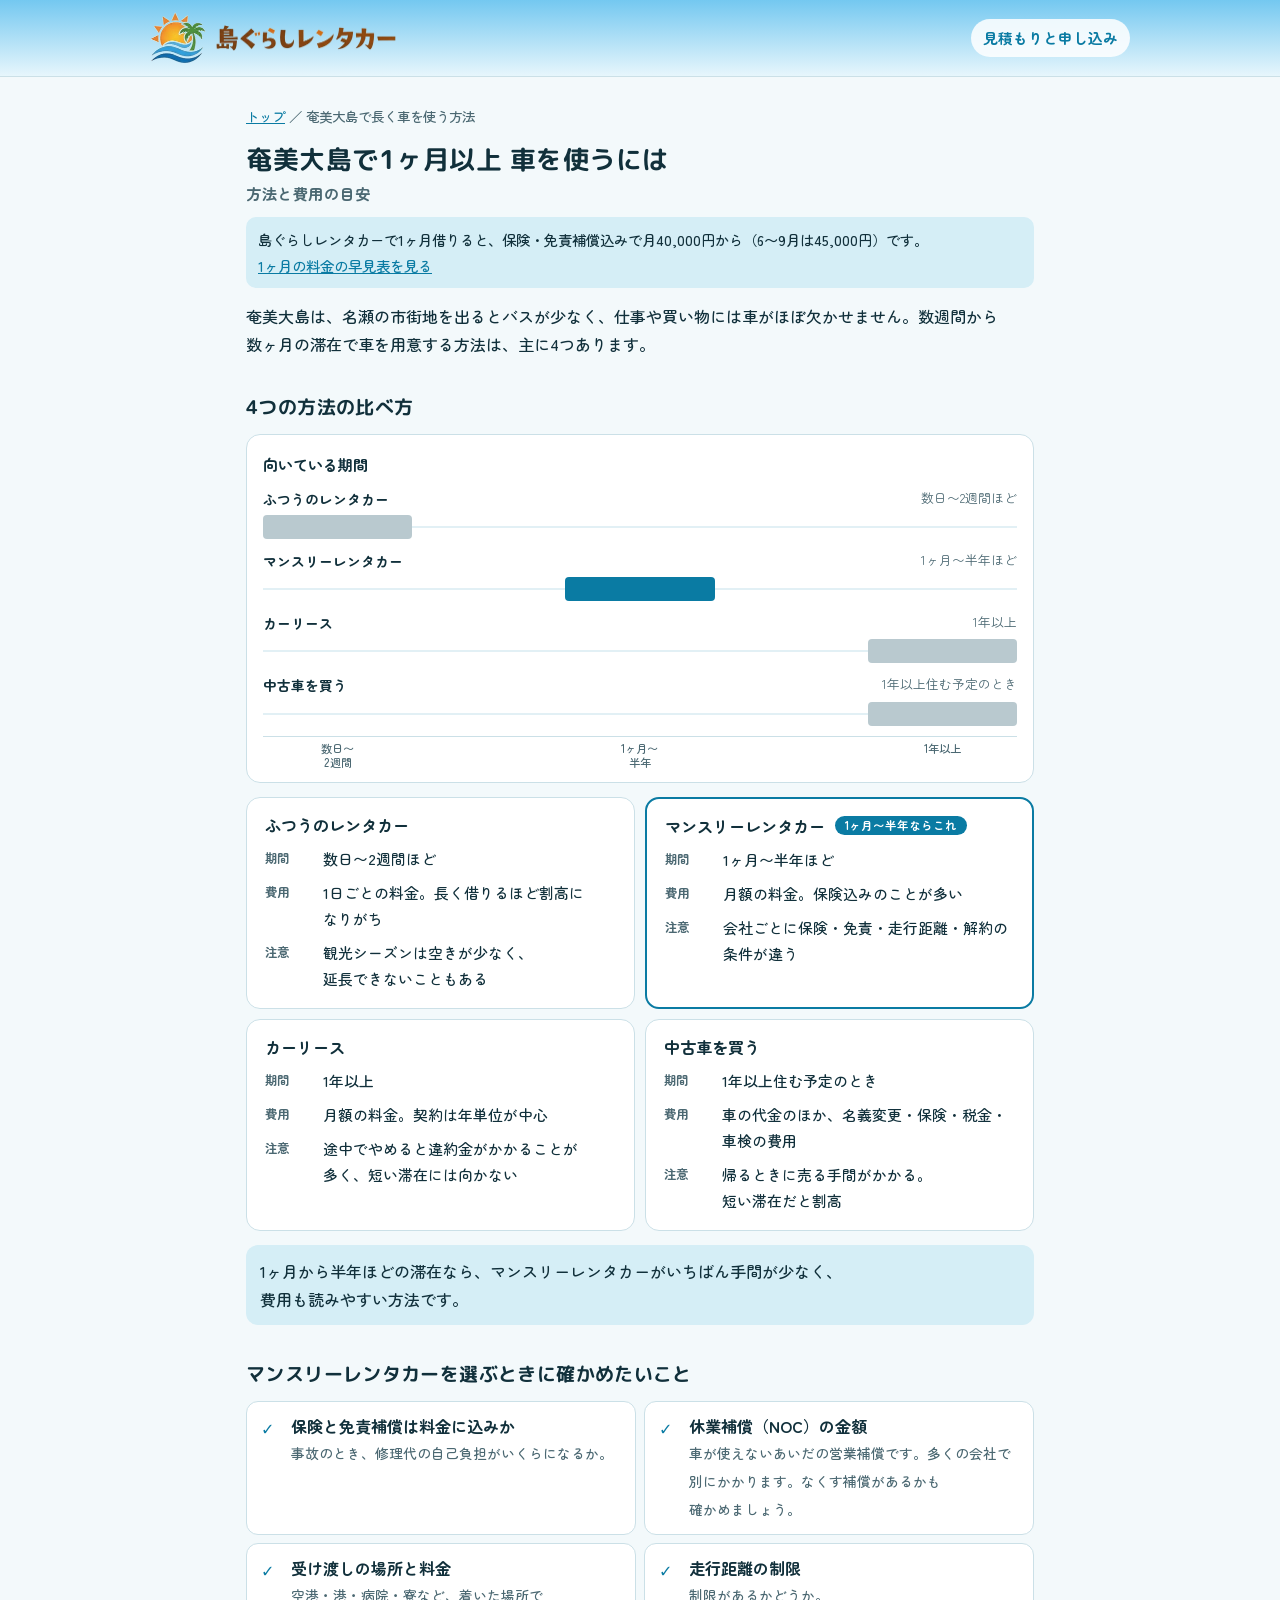
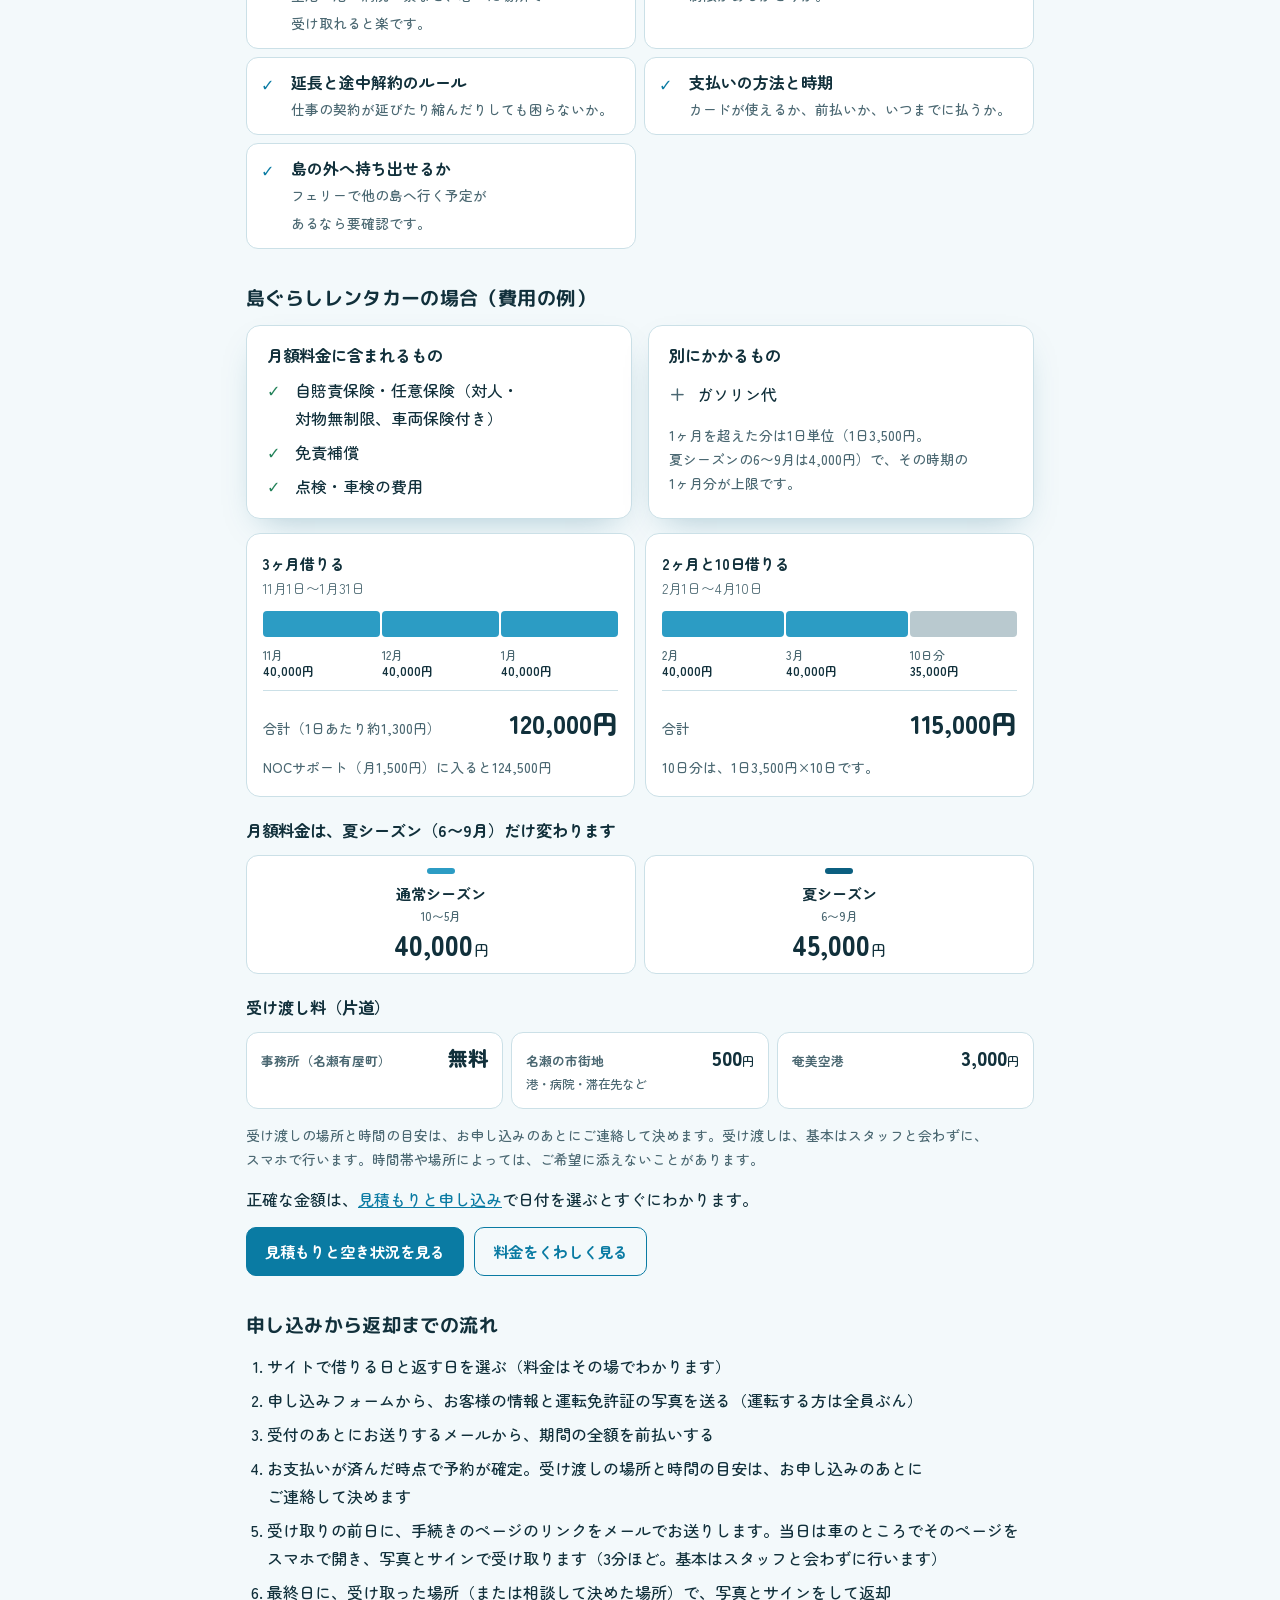
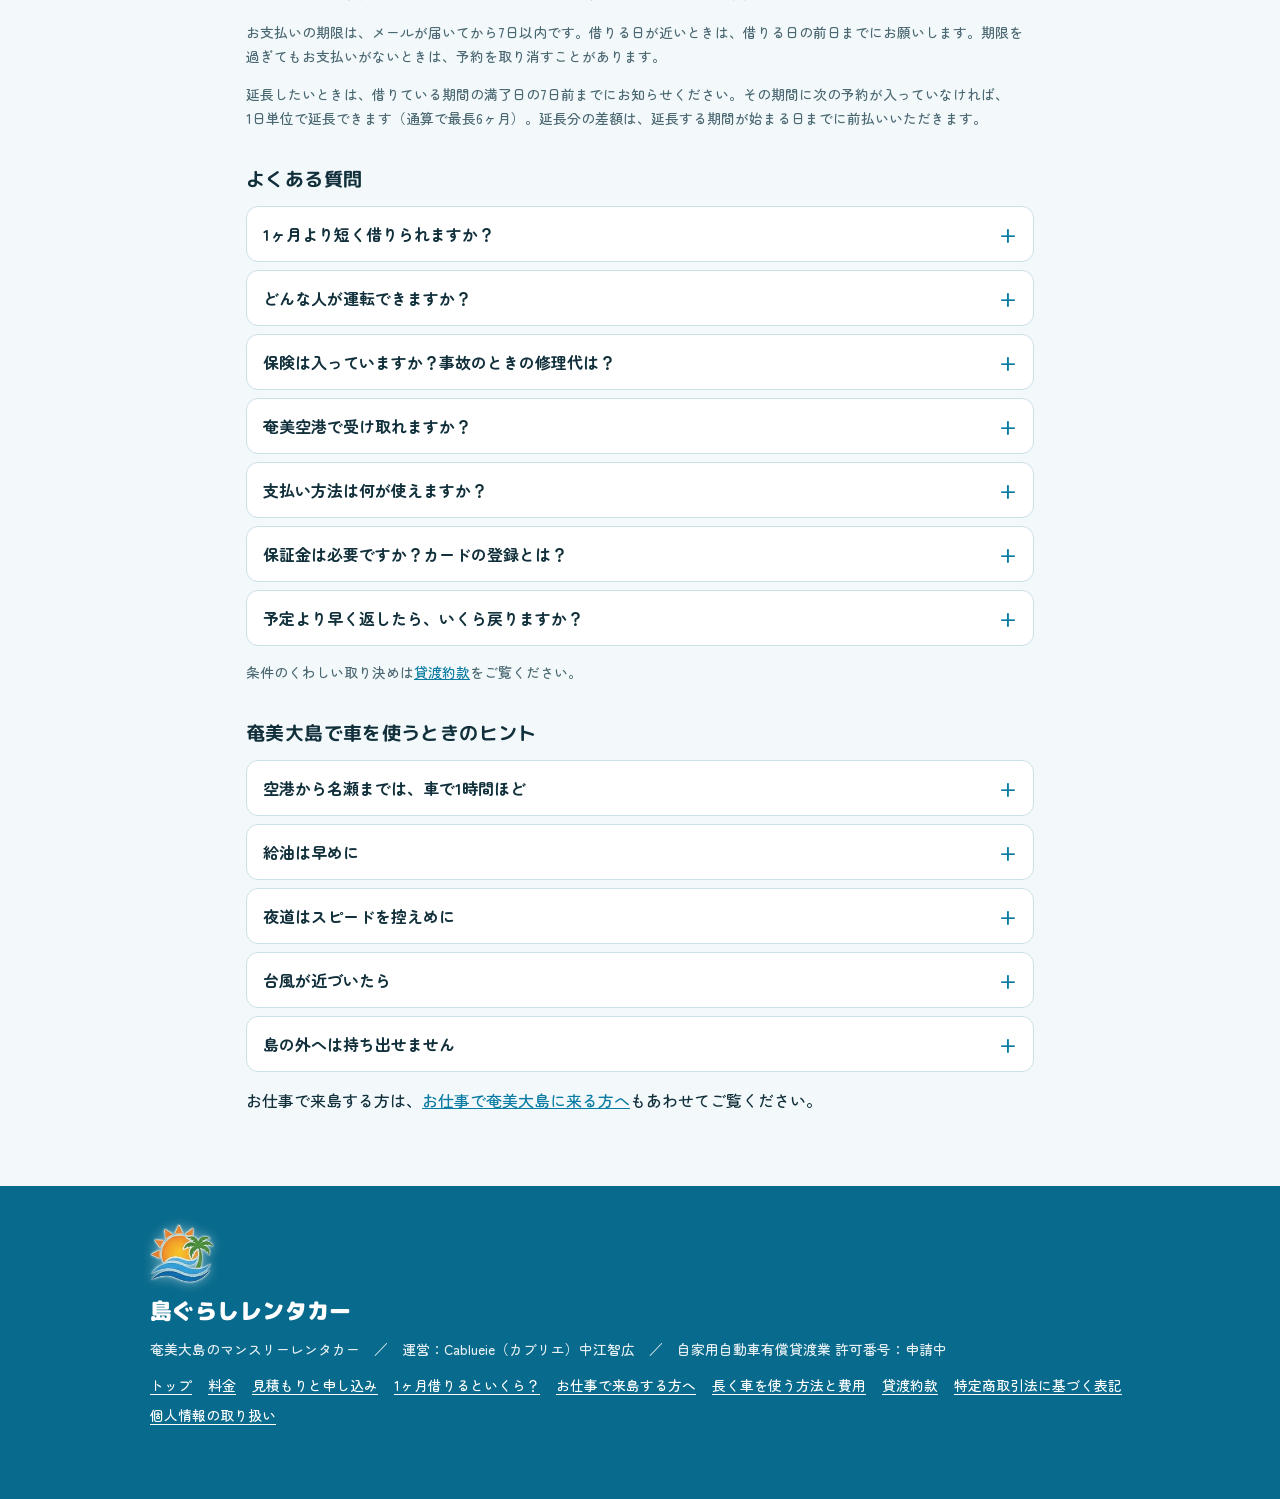
<file: guide/index.html>
<!DOCTYPE html>
<html lang="ja">
<head>
<meta charset="utf-8">
<meta name="viewport" content="width=device-width, initial-scale=1">
<title>奄美大島でレンタカーを1ヶ月以上借りるには？費用の目安と4つの方法｜島ぐらしレンタカー</title>
<meta name="description" content="1ヶ月なら保険込みで月40,000円から（6〜9月は45,000円）。レンタカー・マンスリー・カーリース・中古車の費用の目安と選び方をまとめました。">
<link rel="canonical" href="https://cablueie-rentacar.com/guide/">
<meta property="og:type" content="website">
<meta property="og:site_name" content="島ぐらしレンタカー">
<meta property="og:title" content="奄美大島でレンタカーを1ヶ月以上借りるには？費用の目安と4つの方法｜島ぐらしレンタカー">
<meta property="og:description" content="1ヶ月なら保険込みで月40,000円から（6〜9月は45,000円）。レンタカー・マンスリー・カーリース・中古車の費用の目安と選び方をまとめました。">
<meta property="og:url" content="https://cablueie-rentacar.com/guide/">
<meta property="og:image" content="https://cablueie-rentacar.com/og.png">
<meta property="og:locale" content="ja_JP">
<meta name="twitter:card" content="summary_large_image">
<meta name="theme-color" content="#0A7BA3">
<link rel="icon" href="../favicon-192.png" sizes="192x192" type="image/png">
<link rel="apple-touch-icon" href="../apple-touch-icon.png">
<link rel="preconnect" href="https://fonts.googleapis.com">
<link rel="preconnect" href="https://fonts.gstatic.com" crossorigin>
<link rel="stylesheet" href="https://fonts.googleapis.com/css2?family=M+PLUS+Rounded+1c:wght@700;800;900&amp;family=Montserrat:wght@800&amp;family=Zen+Maru+Gothic:wght@500;700;900&amp;family=IBM+Plex+Mono:wght@400;500&amp;display=swap">
<link rel="stylesheet" href="../assets/site.css?v=20261027">
<script type="application/ld+json">{"@context": "https://schema.org", "@type": "BreadcrumbList", "itemListElement": [{"@type": "ListItem", "position": 1, "name": "島ぐらしレンタカー", "item": "https://cablueie-rentacar.com/"}, {"@type": "ListItem", "position": 2, "name": "奄美大島で長く車を使う方法", "item": "https://cablueie-rentacar.com/guide/"}]}</script>
</head>
<body class="subpage">
<header class="topbar"><div class="wrap topbar-in"><a class="tb-brand" href="../"><img class="tb-emblem" src="../assets/mark-112.webp" width="56" height="51" alt=""><img class="tb-name-img" src="../assets/name-360.webp" width="360" height="53" alt="島ぐらしレンタカー"></a><a class="tb-link" href="../#request">見積もりと申し込み</a></div></header>
<main class="wrap doc guide">
<nav class="crumbs" aria-label="現在地"><a href="../">トップ</a> ／ 奄美大島で長く車を使う方法</nav>
<h1><span class="nb">奄美大島で</span><span class="nb">1ヶ月以上</span> <span class="nb">車を使うには</span><span class="h1-note">方法と費用の目安</span></h1>
<p class="notice info">島ぐらしレンタカーで1ヶ月借りると、保険・免責補償込みで月40,000円から（6〜9月は45,000円）です。<br><a href="../cost/">1ヶ月の料金の早見表を見る</a></p>
<p>奄美大島は、名瀬の市街地を出るとバスが少なく、仕事や買い物には車がほぼ欠かせません。数週間から数ヶ月の滞在で車を用意する方法は、主に4つあります。</p>

<h2>4つの方法の比べ方</h2>
<figure class="span-chart">
  <figcaption>向いている期間</figcaption>
  <div class="span-rows">
    <div class="span-row"><span class="span-name">ふつうのレンタカー<small>数日〜2週間ほど</small></span><div class="span-track"><span class="span-bar" style="grid-column:1" title="数日〜2週間ほど"></span></div></div>
    <div class="span-row pick"><span class="span-name">マンスリーレンタカー<small>1ヶ月〜半年ほど</small></span><div class="span-track"><span class="span-bar" style="grid-column:3" title="1ヶ月〜半年ほど"></span></div></div>
    <div class="span-row"><span class="span-name">カーリース<small>1年以上</small></span><div class="span-track"><span class="span-bar" style="grid-column:5" title="1年以上"></span></div></div>
    <div class="span-row"><span class="span-name">中古車を買う<small>1年以上住む予定のとき</small></span><div class="span-track"><span class="span-bar" style="grid-column:5" title="1年以上住む予定のとき"></span></div></div>
  </div>
  <div class="span-axis" aria-hidden="true"><span>数日〜<br>2週間</span><span></span><span>1ヶ月〜<br>半年</span><span></span><span>1年以上</span></div>
</figure>

<div class="cmp">
  <article class="cmp-card">
    <h3>ふつうのレンタカー</h3>
    <dl>
      <div><dt>期間</dt><dd>数日〜2週間ほど</dd></div>
      <div><dt>費用</dt><dd>1日ごとの料金。長く借りるほど割高になりがち</dd></div>
      <div><dt>注意</dt><dd>観光シーズンは空きが少なく、延長できないこともある</dd></div>
    </dl>
  </article>
  <article class="cmp-card pick">
    <h3>マンスリーレンタカー<span class="badge">1ヶ月〜半年ならこれ</span></h3>
    <dl>
      <div><dt>期間</dt><dd>1ヶ月〜半年ほど</dd></div>
      <div><dt>費用</dt><dd>月額の料金。保険込みのことが多い</dd></div>
      <div><dt>注意</dt><dd>会社ごとに保険・免責・走行距離・解約の条件が違う</dd></div>
    </dl>
  </article>
  <article class="cmp-card">
    <h3>カーリース</h3>
    <dl>
      <div><dt>期間</dt><dd>1年以上</dd></div>
      <div><dt>費用</dt><dd>月額の料金。契約は年単位が中心</dd></div>
      <div><dt>注意</dt><dd>途中でやめると違約金がかかることが多く、短い滞在には向かない</dd></div>
    </dl>
  </article>
  <article class="cmp-card">
    <h3>中古車を買う</h3>
    <dl>
      <div><dt>期間</dt><dd>1年以上住む予定のとき</dd></div>
      <div><dt>費用</dt><dd>車の代金のほか、名義変更・保険・税金・車検の費用</dd></div>
      <div><dt>注意</dt><dd>帰るときに売る手間がかかる。短い滞在だと割高</dd></div>
    </dl>
  </article>
</div>
<p class="callout">1ヶ月から半年ほどの滞在なら、マンスリーレンタカーがいちばん手間が少なく、費用も読みやすい方法です。</p>

<h2><span class="nb">マンスリーレンタカーを選ぶときに</span><span class="nb">確かめたいこと</span></h2>
<ul class="checks">
  <li><div><strong>保険と免責補償は料金に込みか</strong><span>事故のとき、修理代の自己負担がいくらになるか。</span></div></li>
  <li><div><strong>休業補償（NOC）の金額</strong><span>車が使えないあいだの営業補償です。多くの会社で別にかかります。なくす補償があるかも確かめましょう。</span></div></li>
  <li><div><strong>受け渡しの場所と料金</strong><span>空港・港・病院・寮など、着いた場所で受け取れると楽です。</span></div></li>
  <li><div><strong>走行距離の制限</strong><span>制限があるかどうか。</span></div></li>
  <li><div><strong>延長と途中解約のルール</strong><span>仕事の契約が延びたり縮んだりしても困らないか。</span></div></li>
  <li><div><strong>支払いの方法と時期</strong><span>カードが使えるか、前払いか、いつまでに払うか。</span></div></li>
  <li><div><strong>島の外へ持ち出せるか</strong><span>フェリーで他の島へ行く予定があるなら要確認です。</span></div></li>
</ul>

<h2><span class="nb">島ぐらしレンタカーの場合</span><span class="nb">（費用の例）</span></h2>
<div class="price-grid">
  <div class="box">
    <h3>月額料金に含まれるもの</h3>
    <ul class="incl">
      <li>自賠責保険・任意保険（対人・対物無制限、車両保険付き）</li>
      <li>免責補償</li>
      <li>点検・車検の費用</li>
    </ul>
  </div>
  <div class="box">
    <h3>別にかかるもの</h3>
    <ul class="incl extra">
      <li>ガソリン代</li>
    </ul>
    <p class="small muted">1ヶ月を超えた分は1日単位（1日3,500円。夏シーズンの6〜9月は4,000円）で、その時期の1ヶ月分が上限です。</p>
  </div>
</div>

<div class="costs">
  <figure class="cost">
    <figcaption>3ヶ月借りる<span class="cost-when">11月1日〜1月31日</span></figcaption>
    <div class="cost-bar" aria-hidden="true"><span style="--w:400"></span><span style="--w:400"></span><span style="--w:400"></span></div>
    <div class="cost-legend"><span style="--w:400">11月<b>40,000円</b></span><span style="--w:400">12月<b>40,000円</b></span><span style="--w:400">1月<b>40,000円</b></span></div>
    <div class="cost-total"><span>合計（1日あたり約1,300円）</span><strong>120,000円</strong></div>
    <p class="small muted">NOCサポート（月1,500円）に入ると124,500円</p>
  </figure>
  <figure class="cost">
    <figcaption>2ヶ月と10日借りる<span class="cost-when">2月1日〜4月10日</span></figcaption>
    <div class="cost-bar" aria-hidden="true"><span style="--w:400"></span><span style="--w:400"></span><span class="x" style="--w:350"></span></div>
    <div class="cost-legend"><span style="--w:400">2月<b>40,000円</b></span><span style="--w:400">3月<b>40,000円</b></span><span style="--w:350">10日分<b>35,000円</b></span></div>
    <div class="cost-total"><span>合計</span><strong>115,000円</strong></div>
    <p class="small muted">10日分は、1日3,500円×10日です。</p>
  </figure>
</div>

<h3 class="fold-group-h">月額料金は、夏シーズン（6〜9月）だけ変わります</h3>
<div class="seasons two">
  <div class="season" data-season="normal"><span class="s-name">通常シーズン</span><span class="s-months">10〜5月</span><strong>40,000<small>円</small></strong></div>
  <div class="season" data-season="summer"><span class="s-name">夏シーズン</span><span class="s-months">6〜9月</span><strong>45,000<small>円</small></strong></div>
</div>

<h3 class="fold-group-h">受け渡し料（片道）</h3>
<div class="tiles stack">
  <div class="tile"><span class="tile-k">事務所（名瀬有屋町）</span><span class="tile-v">無料</span></div>
  <div class="tile"><span class="tile-k">名瀬の市街地</span><span class="tile-v">500<small>円</small></span><span class="tile-n">港・病院・滞在先など</span></div>
  <div class="tile"><span class="tile-k">奄美空港</span><span class="tile-v">3,000<small>円</small></span></div>
</div>
<p class="small muted">受け渡しの場所と時間の目安は、お申し込みのあとにご連絡して決めます。受け渡しは、基本はスタッフと会わずに、スマホで行います。時間帯や場所によっては、ご希望に添えないことがあります。</p>

<p>正確な金額は、<a href="../#request">見積もりと申し込み</a>で日付を選ぶとすぐにわかります。</p>
<p class="cta-row"><a class="btn" href="../#request">見積もりと空き状況を見る</a><a class="btn ghost" href="../#price">料金をくわしく見る</a></p>

<h2><span class="nb">申し込みから</span><span class="nb">返却までの流れ</span></h2>
<ol class="flow">
  <li>サイトで借りる日と返す日を選ぶ（料金はその場でわかります）</li>
  <li>申し込みフォームから、お客様の情報と運転免許証の写真を送る（運転する方は全員ぶん）</li>
  <li>受付のあとにお送りするメールから、期間の全額を前払いする</li>
  <li>お支払いが済んだ時点で予約が確定。受け渡しの場所と時間の目安は、お申し込みのあとにご連絡して決めます</li><li>受け取りの前日に、手続きのページのリンクをメールでお送りします。当日は車のところでそのページをスマホで開き、写真とサインで受け取ります（3分ほど。基本はスタッフと会わずに行います）</li>
  <li>最終日に、受け取った場所（または相談して決めた場所）で、写真とサインをして返却</li>
</ol>
<p class="small muted">お支払いの期限は、メールが届いてから7日以内です。借りる日が近いときは、借りる日の前日までにお願いします。期限を過ぎてもお支払いがないときは、予約を取り消すことがあります。</p>
<p class="small muted">延長したいときは、借りている期間の満了日の7日前までにお知らせください。その期間に次の予約が入っていなければ、1日単位で延長できます（通算で最長6ヶ月）。延長分の差額は、延長する期間が始まる日までに前払いいただきます。</p>

<h2><span class="nb">よくある質問</span></h2>
<div class="folds">
  <details class="fold"><summary><span class="fold-t">1ヶ月より短く借りられますか？</span></summary><div class="fold-body"><p>はい。借りる日が30日以内の場合か、予約と予約のあいだの1ヶ月に満たない空きの場合に、7日から借りられます。料金は1日3,500円（夏シーズンの6〜9月は4,000円。その時期の1ヶ月分が上限）で、全額前払いです。カレンダーで期間を選べば、そのまま申し込みとお支払いまでできます。</p></div></details>
  <details class="fold"><summary><span class="fold-t">どんな人が運転できますか？</span></summary><div class="fold-body"><p>21歳以上で、運転免許を取って1年以上の方です。運転する方は全員、申し込みのときに運転免許証の写真を送っていただきます。あとから運転する人を追加するときは、受付確認のメールにある専用のページから送れます。</p></div></details>
  <details class="fold"><summary><span class="fold-t">保険は入っていますか？事故のときの修理代は？</span></summary><div class="fold-body"><p>自賠責保険と任意保険（対人・対物無制限）、免責補償が月額料金に含まれています。万一の事故でも、車の修理代のご負担はありません。修理中の休業補償（NOC）は別にかかりますが、NOCサポート（月1,500円）に入ると0円になります。</p></div></details>
  <details class="fold"><summary><span class="fold-t">奄美空港で受け取れますか？</span></summary><div class="fold-body"><p>はい。奄美空港での受け渡しは片道3,000円、名瀬の市街地（港・病院・滞在先など）は片道500円、名瀬有屋町の事務所なら無料です。受け渡しの場所と時間の目安は、お申し込みのあとにご連絡して決めます。受け渡しは、基本はスタッフと会わずに、スマホで行います。少人数で運営しているため、便の時間などによっては、ご希望に添えないことがあります。</p></div></details>
  <details class="fold"><summary><span class="fold-t">支払い方法は何が使えますか？</span></summary><div class="fold-body"><p>クレジットカード（Visa・Mastercard・JCB・American Expressなど）、電子決済、銀行振込が使えます。お申し込みのあと、お支払いページのリンクをメールでお送りします。ご利用期間の料金をお支払いいただいた時点で、予約が確定します。</p></div></details>
  <details class="fold"><summary><span class="fold-t">保証金は必要ですか？カードの登録とは？</span></summary><div class="fold-body"><p>保証金はいただきません。その代わりに、お支払いのときに保証用のクレジットカード（またはデビットカード）を登録していただきます。今は請求されず、返却後の燃料代・延滞料金・NOC・違約金などがあるときは、内容をメールでお知らせして、このカードに請求します。現金でのお支払いは受け付けていません。ご利用の終了から90日後に登録を削除します。</p></div></details>
  <details class="fold"><summary><span class="fold-t">予定より早く返したら、いくら戻りますか？</span></summary><div class="fold-body"><p>早く返すときは途中解約です。使った期間の料金で計算し直し、払った額との差額から解約手数料（差額の30%）を引いた分をお返しします。1ヶ月に満たない期間は1日3,500円で、1ヶ月分（40,000円）が上限です。たとえば1ヶ月の予約を20日で返すと戻りは0円、1ヶ月と10日の予約（75,000円）を1ヶ月で返すと、差額35,000円から解約手数料10,500円を引いた24,500円（カード払いは決済手数料3.6%を引いて約23,600円）が戻ります。夏シーズン（6〜9月）は1日4,000円・1ヶ月45,000円で計算します。</p></div></details>
</div>
<p class="small muted">条件のくわしい取り決めは<a href="../terms/">貸渡約款</a>をご覧ください。</p>

<h2><span class="nb">奄美大島で車を使うときの</span><span class="nb">ヒント</span></h2>
<div class="folds">
  <details class="fold"><summary><span class="fold-t">空港から名瀬までは、車で1時間ほど</span></summary><div class="fold-body"><p>奄美空港は島の北部にあります。着く時間に合わせて、受け渡しの時間を決めておくと安心です。</p></div></details>
  <details class="fold"><summary><span class="fold-t">給油は早めに</span></summary><div class="fold-body"><p>島の南部や山あいでは、ガソリンスタンドが少なめです。遠出の前は早めに給油しましょう。</p></div></details>
  <details class="fold"><summary><span class="fold-t">夜道はスピードを控えめに</span></summary><div class="fold-body"><p>街灯の少ない道や、アマミノクロウサギなどの野生動物が出る道があります。</p></div></details>
  <details class="fold"><summary><span class="fold-t">台風が近づいたら</span></summary><div class="fold-body"><p>海沿いや低い場所に車を停めないようにしましょう。</p></div></details>
  <details class="fold"><summary><span class="fold-t">島の外へは持ち出せません</span></summary><div class="fold-body"><p>島ぐらしレンタカーの車は、奄美大島の中だけで使えます。フェリーで他の島へは持ち出せません。</p></div></details>
</div>
<p>お仕事で来島する方は、<a href="../work/">お仕事で奄美大島に来る方へ</a>もあわせてご覧ください。</p>
</main>
<footer class="site-foot"><div class="wrap foot-in"><img class="foot-emblem" src="../assets/mark-112.webp" width="64" height="59" alt="" loading="lazy"><strong>島ぐらしレンタカー</strong><span>奄美大島のマンスリーレンタカー　／　運営：Cablueie（カブリエ）中江智広　／　自家用自動車有償貸渡業 許可番号：<span data-license>申請中</span></span><nav class="foot-nav" aria-label="サイト内のリンク"><a href="../">トップ</a><a href="../#price">料金</a><a href="../#request">見積もりと申し込み</a><a href="../cost/">1ヶ月借りるといくら？</a><a href="../work/">お仕事で来島する方へ</a><a href="../guide/">長く車を使う方法と費用</a><a href="../terms/">貸渡約款</a><a href="../legal/">特定商取引法に基づく表記</a><a href="../#privacy">個人情報の取り扱い</a></nav></div></footer>
<script src="../config.js"></script>
<script src="../assets/sub.js"></script>
</body>
</html>
</file>
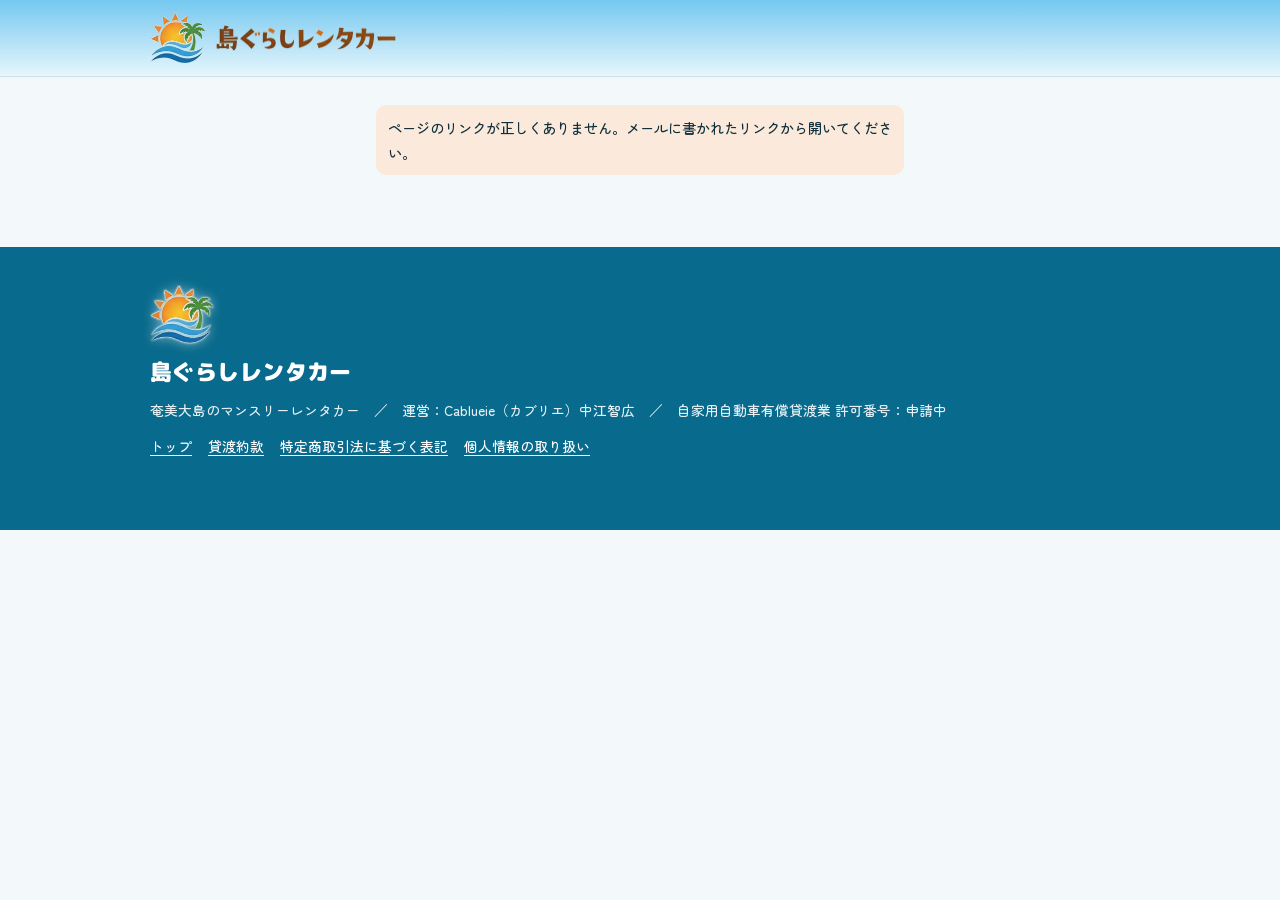
<file: handover/index.html>
<!DOCTYPE html>
<html lang="ja">
<head>
<meta charset="utf-8">
<meta name="viewport" content="width=device-width, initial-scale=1">
<title>受け取り・返却の手続き｜島ぐらしレンタカー</title>
<meta name="description" content="島ぐらしレンタカーの、車の受け取りと返却の手続きのページです。">
<meta name="robots" content="noindex">
<meta name="theme-color" content="#0A7BA3">
<link rel="icon" href="../favicon-192.png" sizes="192x192" type="image/png">
<link rel="apple-touch-icon" href="../apple-touch-icon.png">
<link rel="preconnect" href="https://fonts.googleapis.com">
<link rel="preconnect" href="https://fonts.gstatic.com" crossorigin>
<link rel="stylesheet" href="https://fonts.googleapis.com/css2?family=M+PLUS+Rounded+1c:wght@700;800;900&amp;family=Montserrat:wght@800&amp;family=Zen+Maru+Gothic:wght@500;700;900&amp;family=IBM+Plex+Mono:wght@400;500&amp;display=swap">
<link rel="stylesheet" href="../assets/site.css?v=20261102">
<style>
.ho{max-width:560px}
.ho-card{display:grid;gap:16px}
.ho-prog{display:flex;align-items:center;gap:10px;font-size:.9rem;font-weight:700;color:var(--muted,#5b6b78)}
.ho-bar{flex:1;height:8px;border-radius:99px;background:#e3edf2;overflow:hidden}
.ho-bar i{display:block;height:100%;background:#0A7BA3;border-radius:99px;transition:width .3s}
.ho-card h2{font-size:1.35rem;line-height:1.5;margin:0}
.ho-lead{font-size:1.05rem;line-height:1.8;margin:0}
.ho-box{border:2px solid #cfe3ec;border-radius:14px;padding:14px 16px;background:#f5fafc;font-size:1.05rem;line-height:1.8;overflow-wrap:anywhere}
.ho-box strong{font-size:1.15rem}
.ho-illus{text-align:center;background:#fff;border:1px solid #e3edf2;border-radius:14px;padding:12px}
.ho-illus img{max-width:100%;height:auto;max-height:200px}
.ho-shot{display:grid;gap:10px}
.ho-shot img{width:100%;max-height:42vh;object-fit:contain;background:#f5fafc;border-radius:12px;border:1px solid #d8e4ea}
.ho-btns{display:grid;gap:10px}
.ho-btns .btn{width:100%;justify-content:center;text-align:center;font-size:1.1rem;min-height:56px}
.ho-row{display:flex;gap:10px;flex-wrap:wrap}
.ho-row .btn{flex:1 1 140px}
.ho-back{background:none;border:0;color:#0A7BA3;font:inherit;font-weight:700;text-decoration:underline;padding:6px 0;cursor:pointer;justify-self:start}
.ho-help{font-size:.92rem;line-height:1.7;color:#5b6b78;border-top:1px dashed #cfe3ec;padding-top:12px}
.ho-help a{font-weight:700}
.ho-pad{position:relative;border:2px dashed #7fb2c8;border-radius:14px;background:#fff;touch-action:none}
.ho-pad canvas{display:block;width:100%;height:190px;touch-action:none;border-radius:12px}
.ho-pad span{position:absolute;left:0;right:0;top:50%;transform:translateY(-50%);text-align:center;color:#9bb3c0;font-size:1.05rem;pointer-events:none}
.ho-field{display:grid;gap:6px}
.ho-field label{font-weight:700}
.ho-field input,.ho-field select{font-size:1.3rem;padding:12px;border:2px solid #cfe3ec;border-radius:12px;width:100%;box-sizing:border-box;font-family:inherit}
.ho-field input{letter-spacing:.08em;font-variant-numeric:tabular-nums}
.ho-check{display:flex;gap:12px;align-items:flex-start;font-size:1.05rem;line-height:1.7;padding:12px 14px;border:2px solid #cfe3ec;border-radius:12px;background:#fff;cursor:pointer}
.ho-check input{width:26px;height:26px;flex:none;margin-top:2px}
.ho-list{margin:0;padding-left:1.3em;line-height:1.8}
.ho-thumbs{display:grid;grid-template-columns:repeat(auto-fill,minmax(96px,1fr));gap:8px}
.ho-thumbs img{width:100%;aspect-ratio:1;object-fit:cover;border-radius:10px;border:1px solid #d8e4ea}
.ho-fig{margin:0;display:grid;gap:6px}
.ho-fig img{width:100%;max-height:34vh;object-fit:contain;background:#f5fafc;border-radius:12px;border:1px solid #d8e4ea}
.ho-plate{font-size:1.3rem;font-weight:900;white-space:nowrap;line-height:1.4}
.ho-hide{position:absolute;width:1px;height:1px;opacity:0;pointer-events:none}
.ho-field textarea{font-size:1.1rem;line-height:1.6;padding:12px;border:2px solid #cfe3ec;border-radius:12px;width:100%;box-sizing:border-box;font-family:inherit;resize:vertical}
.ho-fuel{display:grid;grid-template-columns:repeat(5,minmax(0,1fr));gap:6px}
.ho-fu{min-height:52px;border:2px solid #cfe3ec;border-radius:12px;background:#fff;font:inherit;font-size:1.05rem;font-weight:700;color:#11303B;cursor:pointer;padding:0}
.ho-fu.on{background:#0A7BA3;border-color:#0A7BA3;color:#fff}
.ho-dia{display:grid;gap:6px;justify-items:center;background:#fff;border:1px solid #e3edf2;border-radius:14px;padding:10px}
.ho-dia-in{position:relative;width:min(100%,300px);cursor:crosshair;touch-action:manipulation;user-select:none;-webkit-user-select:none;-webkit-tap-highlight-color:transparent}
.ho-dia-in img{display:block;width:100%;height:auto;pointer-events:none}
.ho-mk{position:absolute;width:30px;height:30px;margin:-15px 0 0 -15px;display:grid;place-items:center;font-size:26px;font-weight:900;line-height:1;pointer-events:none}
.ho-mk.pk{color:#d40000}
.ho-mk.rt{color:#0047c2}
.ho-mk.old{color:#9aa7b0}
.ho-dia-tools{justify-content:center;align-items:center;width:100%}
.ho-dia-tools .btn{flex:0 1 auto}
</style>
</head>
<body class="subpage">
<header class="topbar"><div class="wrap topbar-in"><a class="tb-brand" href="../"><img class="tb-emblem" src="../assets/mark-112.webp" width="56" height="51" alt=""><img class="tb-name-img" src="../assets/name-360.webp" width="360" height="53" alt="島ぐらしレンタカー"></a></div></header>
<main class="wrap pay ho" id="ho">
  <div class="notice info" id="ho-loading">ご予約の情報を読み込んでいます…</div>
  <div class="notice warn" id="ho-error" role="alert" hidden></div>
  <section class="pay-card ho-card" id="ho-step" hidden aria-live="polite"></section>
</main>
<footer class="site-foot"><div class="wrap foot-in"><img class="foot-emblem" src="../assets/mark-112.webp" width="64" height="59" alt="" loading="lazy"><strong>島ぐらしレンタカー</strong><span>奄美大島のマンスリーレンタカー　／　運営：Cablueie（カブリエ）中江智広　／　自家用自動車有償貸渡業 許可番号：<span data-license>申請中</span></span><nav class="foot-nav" aria-label="サイト内のリンク"><a href="../">トップ</a><a href="../terms/">貸渡約款</a><a href="../legal/">特定商取引法に基づく表記</a><a href="../#privacy">個人情報の取り扱い</a></nav></div></footer>
<script src="../config.js"></script>
<script src="../assets/sub.js"></script>
<script src="../assets/handover.js?v=20261128"></script>
</body>
</html>
</file>
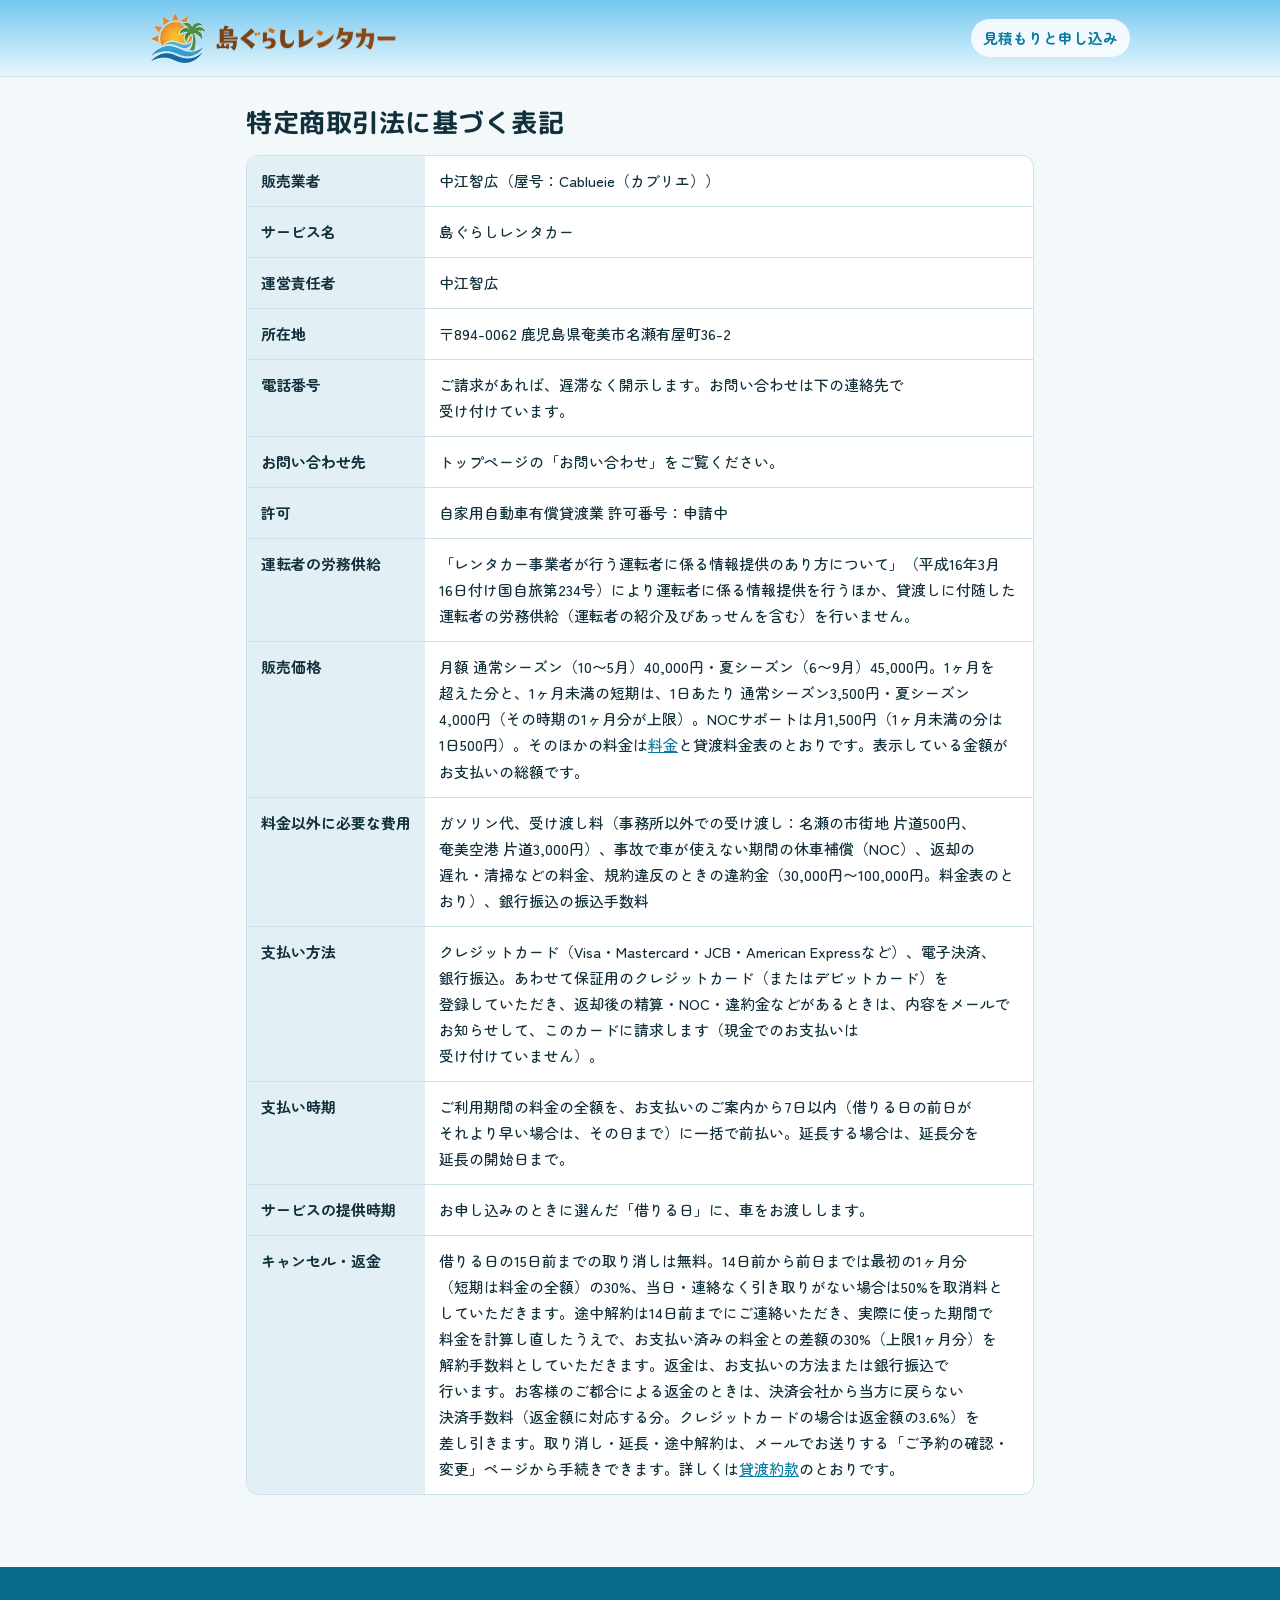
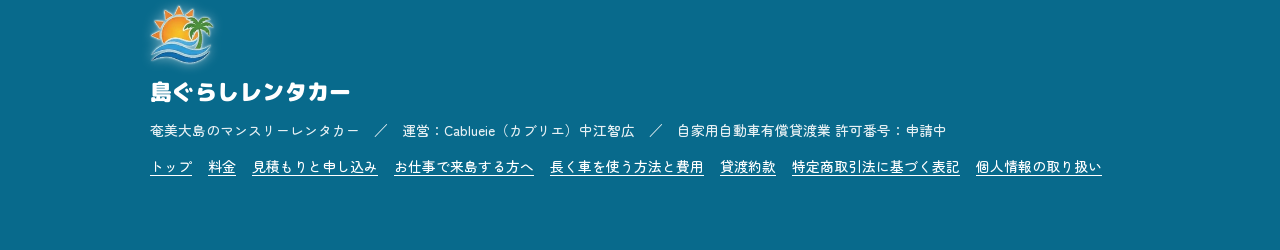
<file: legal/index.html>
<!DOCTYPE html>
<html lang="ja">
<head>
<meta charset="utf-8">
<meta name="viewport" content="width=device-width, initial-scale=1">
<title>特定商取引法に基づく表記｜島ぐらしレンタカー</title>
<meta name="description" content="島ぐらしレンタカーの特定商取引法に基づく表記です。事業者、料金、支払いの方法と時期、キャンセルについて記載しています。">
<link rel="canonical" href="https://cablueie-rentacar.com/legal/">
<meta property="og:type" content="website">
<meta property="og:site_name" content="島ぐらしレンタカー">
<meta property="og:title" content="特定商取引法に基づく表記｜島ぐらしレンタカー">
<meta property="og:description" content="島ぐらしレンタカーの特定商取引法に基づく表記です。事業者、料金、支払いの方法と時期、キャンセルについて記載しています。">
<meta property="og:url" content="https://cablueie-rentacar.com/legal/">
<meta property="og:image" content="https://cablueie-rentacar.com/og.png">
<meta property="og:locale" content="ja_JP">
<meta name="twitter:card" content="summary_large_image">
<meta name="theme-color" content="#0A7BA3">
<link rel="icon" href="../favicon-192.png" sizes="192x192" type="image/png">
<link rel="apple-touch-icon" href="../apple-touch-icon.png">
<link rel="preconnect" href="https://fonts.googleapis.com">
<link rel="preconnect" href="https://fonts.gstatic.com" crossorigin>
<link rel="stylesheet" href="https://fonts.googleapis.com/css2?family=M+PLUS+Rounded+1c:wght@700;800;900&amp;family=Montserrat:wght@800&amp;family=Zen+Maru+Gothic:wght@500;700;900&amp;family=IBM+Plex+Mono:wght@400;500&amp;display=swap">
<link rel="stylesheet" href="../assets/site.css?v=20261027">
</head>
<body class="subpage">
<header class="topbar"><div class="wrap topbar-in"><a class="tb-brand" href="../"><img class="tb-emblem" src="../assets/mark-112.webp" width="56" height="51" alt=""><img class="tb-name-img" src="../assets/name-360.webp" width="360" height="53" alt="島ぐらしレンタカー"></a><a class="tb-link" href="../#request">見積もりと申し込み</a></div></header>
<main class="wrap doc">
<h1>特定商取引法に基づく表記</h1>
<div class="table-wrap"><table class="legal-table"><tbody>
<tr><th scope="row">販売業者</th><td>中江智広（屋号：Cablueie（カブリエ））</td></tr>
<tr><th scope="row">サービス名</th><td>島ぐらしレンタカー</td></tr>
<tr><th scope="row">運営責任者</th><td>中江智広</td></tr>
<tr><th scope="row">所在地</th><td>〒894-0062 鹿児島県奄美市名瀬有屋町36-2</td></tr>
<tr><th scope="row">電話番号</th><td>ご請求があれば、遅滞なく開示します。お問い合わせは下の連絡先で受け付けています。</td></tr>
<tr><th scope="row">お問い合わせ先</th><td><span data-contacts>トップページの「お問い合わせ」をご覧ください。</span></td></tr>
<tr><th scope="row">許可</th><td>自家用自動車有償貸渡業 許可番号：<span data-license>申請中</span></td></tr>
<tr><th scope="row">運転者の労務供給</th><td>「レンタカー事業者が行う運転者に係る情報提供のあり方について」（平成16年3月16日付け国自旅第234号）により運転者に係る情報提供を行うほか、貸渡しに付随した運転者の労務供給（運転者の紹介及びあっせんを含む）を行いません。</td></tr>
<tr><th scope="row">販売価格</th><td>月額 通常シーズン（10〜5月）40,000円・夏シーズン（6〜9月）45,000円。1ヶ月を超えた分と、1ヶ月未満の短期は、1日あたり 通常シーズン3,500円・夏シーズン4,000円（その時期の1ヶ月分が上限）。NOCサポートは月1,500円（1ヶ月未満の分は1日500円）。そのほかの料金は<a href="../#price">料金</a>と貸渡料金表のとおりです。表示している金額がお支払いの総額です。</td></tr>
<tr><th scope="row">料金以外に必要な費用</th><td>ガソリン代、受け渡し料（事務所以外での受け渡し：名瀬の市街地 片道500円、奄美空港 片道3,000円）、事故で車が使えない期間の休車補償（NOC）、返却の遅れ・清掃などの料金、規約違反のときの違約金（30,000円〜100,000円。料金表のとおり）、銀行振込の振込手数料</td></tr>
<tr><th scope="row">支払い方法</th><td>クレジットカード（Visa・Mastercard・JCB・American Expressなど）、電子決済、銀行振込。あわせて保証用のクレジットカード（またはデビットカード）を登録していただき、返却後の精算・NOC・違約金などがあるときは、内容をメールでお知らせして、このカードに請求します（現金でのお支払いは受け付けていません）。</td></tr>
<tr><th scope="row">支払い時期</th><td>ご利用期間の料金の全額を、お支払いのご案内から7日以内（借りる日の前日がそれより早い場合は、その日まで）に一括で前払い。延長する場合は、延長分を延長の開始日まで。</td></tr>
<tr><th scope="row">サービスの提供時期</th><td>お申し込みのときに選んだ「借りる日」に、車をお渡しします。</td></tr>
<tr><th scope="row">キャンセル・返金</th><td>借りる日の15日前までの取り消しは無料。14日前から前日までは最初の1ヶ月分（短期は料金の全額）の30%、当日・連絡なく引き取りがない場合は50%を取消料としていただきます。途中解約は14日前までにご連絡いただき、実際に使った期間で料金を計算し直したうえで、お支払い済みの料金との差額の30%（上限1ヶ月分）を解約手数料としていただきます。返金は、お支払いの方法または銀行振込で行います。お客様のご都合による返金のときは、決済会社から当方に戻らない決済手数料（返金額に対応する分。クレジットカードの場合は返金額の3.6%）を差し引きます。取り消し・延長・途中解約は、メールでお送りする「ご予約の確認・変更」ページから手続きできます。詳しくは<a href="../terms/">貸渡約款</a>のとおりです。</td></tr>
</tbody></table></div>
</main>
<footer class="site-foot"><div class="wrap foot-in"><img class="foot-emblem" src="../assets/mark-112.webp" width="64" height="59" alt="" loading="lazy"><strong>島ぐらしレンタカー</strong><span>奄美大島のマンスリーレンタカー　／　運営：Cablueie（カブリエ）中江智広　／　自家用自動車有償貸渡業 許可番号：<span data-license>申請中</span></span><nav class="foot-nav" aria-label="サイト内のリンク"><a href="../">トップ</a><a href="../#price">料金</a><a href="../#request">見積もりと申し込み</a><a href="../work/">お仕事で来島する方へ</a><a href="../guide/">長く車を使う方法と費用</a><a href="../terms/">貸渡約款</a><a href="../legal/">特定商取引法に基づく表記</a><a href="../#privacy">個人情報の取り扱い</a></nav></div></footer>
<script src="../config.js"></script>
<script src="../assets/sub.js"></script>
</body>
</html>
</file>
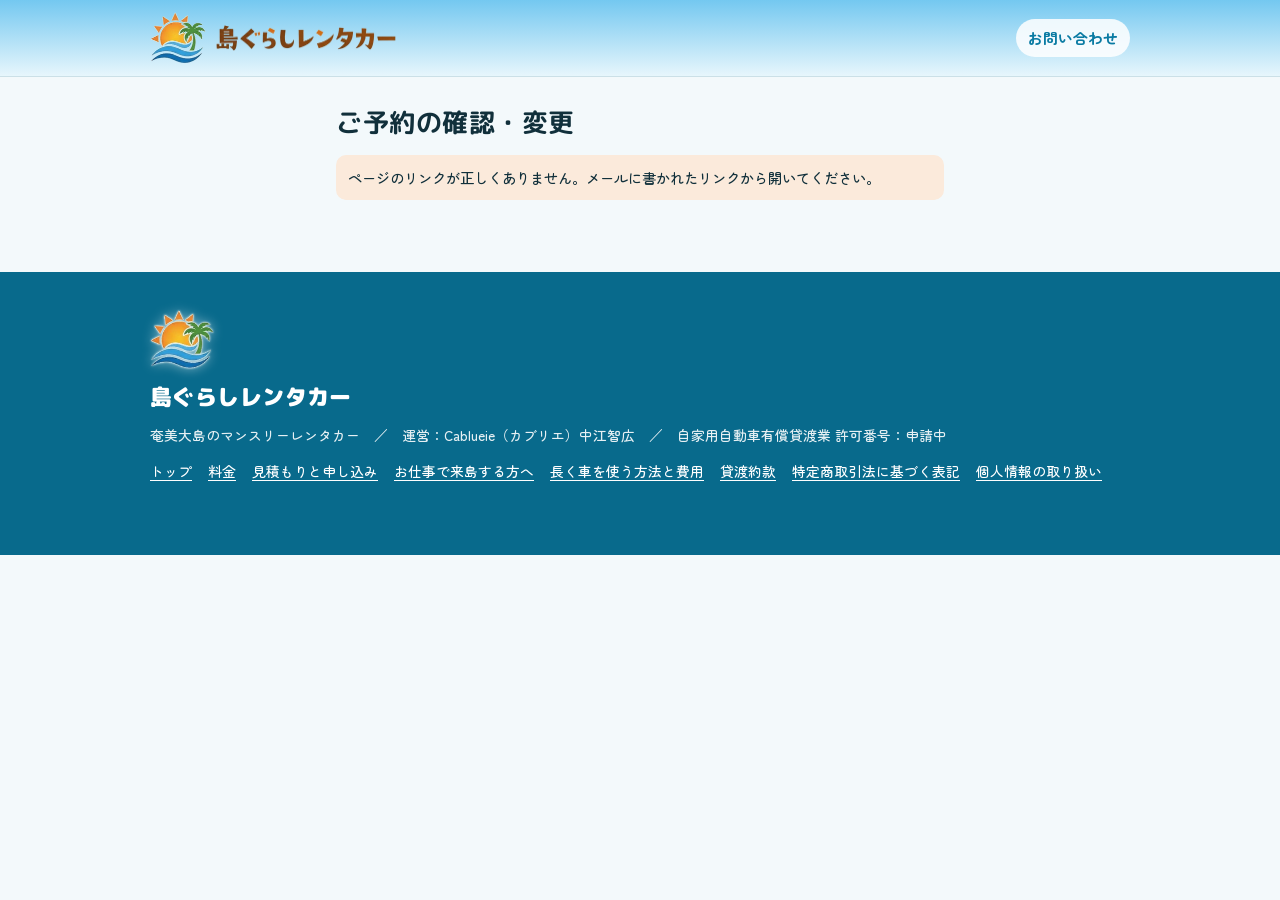
<file: manage/index.html>
<!DOCTYPE html>
<html lang="ja">
<head>
<meta charset="utf-8">
<meta name="viewport" content="width=device-width, initial-scale=1">
<title>ご予約の確認・変更｜島ぐらしレンタカー</title>
<meta name="description" content="島ぐらしレンタカーのご予約の確認と、延長・キャンセル・途中解約の手続きのページです。">
<meta name="robots" content="noindex">
<meta property="og:type" content="website">
<meta property="og:site_name" content="島ぐらしレンタカー">
<meta property="og:title" content="ご予約の確認・変更｜島ぐらしレンタカー">
<meta property="og:description" content="島ぐらしレンタカーのご予約の確認と、延長・キャンセル・途中解約の手続きのページです。">
<meta property="og:url" content="https://cablueie-rentacar.com/manage/">
<meta property="og:image" content="https://cablueie-rentacar.com/og.png">
<meta property="og:locale" content="ja_JP">
<meta name="twitter:card" content="summary_large_image">
<meta name="theme-color" content="#0A7BA3">
<link rel="icon" href="../favicon-192.png" sizes="192x192" type="image/png">
<link rel="apple-touch-icon" href="../apple-touch-icon.png">
<link rel="preconnect" href="https://fonts.googleapis.com">
<link rel="preconnect" href="https://fonts.gstatic.com" crossorigin>
<link rel="stylesheet" href="https://fonts.googleapis.com/css2?family=M+PLUS+Rounded+1c:wght@700;800;900&amp;family=Montserrat:wght@800&amp;family=Zen+Maru+Gothic:wght@500;700;900&amp;family=IBM+Plex+Mono:wght@400;500&amp;display=swap">
<link rel="stylesheet" href="../assets/site.css?v=20261027">
</head>
<body class="subpage">
<header class="topbar"><div class="wrap topbar-in"><a class="tb-brand" href="../"><img class="tb-emblem" src="../assets/mark-112.webp" width="56" height="51" alt=""><img class="tb-name-img" src="../assets/name-360.webp" width="360" height="53" alt="島ぐらしレンタカー"></a><a class="tb-link" href="../#contact">お問い合わせ</a></div></header>
<main class="wrap pay" id="manage">
  <h1>ご予約の確認・変更</h1>
  <div class="notice info" id="m-loading">ご予約の情報を読み込んでいます…</div>
  <div class="notice warn" id="m-error" role="alert" hidden></div>
  <div class="notice ok" id="m-done" role="status" tabindex="-1" hidden></div>

  <section class="pay-card" id="m-main" hidden aria-labelledby="m-h">
    <span class="pay-status" id="m-status" data-s="none">—</span>
    <h2 id="m-h" class="small muted" style="font-size:.9rem;font-weight:700">ご予約</h2>
    <dl class="pay-rows">
      <div><dt>お名前</dt><dd id="m-name">—</dd></div>
      <div><dt>受付番号</dt><dd id="m-id">—</dd></div>
      <div><dt>借りる日</dt><dd id="m-start">—</dd></div>
      <div><dt>返す日</dt><dd id="m-end-date">—</dd></div>
      <div><dt>期間</dt><dd id="m-period">—</dd></div>
      <div id="m-paid-row"><dt>お支払い済み</dt><dd id="m-paid">—</dd></div>
    </dl>
    <div class="notice info" id="m-note" hidden></div>
    <a class="btn big" id="m-pay" href="#" hidden>お支払いページへ</a>
    <a class="btn big" id="m-ho" href="#" hidden>受け取り・返却の手続き（車の場所と鍵）</a>
  </section>

  <section class="pay-card" id="m-bank" hidden aria-labelledby="b-h">
    <h2 id="b-h" style="font-size:1.1rem;margin:0">返金先の口座</h2>
    <p class="small muted" id="b-lead" style="margin:0"></p>
    <form id="b-form" class="doc-form" novalidate>
      <div class="field"><label for="b-bank">銀行名</label><input type="text" id="b-bank" maxlength="40" autocomplete="off" placeholder="例：〇〇銀行" required></div>
      <div class="field"><label for="b-branch">支店名</label><input type="text" id="b-branch" maxlength="40" autocomplete="off" placeholder="例：〇〇支店" required></div>
      <fieldset class="field">
        <legend>口座の種類</legend>
        <div class="radios"><label><input type="radio" name="b-kind" id="b-kind-f" value="普通" checked>普通</label><label><input type="radio" name="b-kind" id="b-kind-t" value="当座">当座</label></div>
      </fieldset>
      <div class="field"><label for="b-number">口座番号</label><input type="text" id="b-number" inputmode="numeric" maxlength="8" autocomplete="off" required></div>
      <div class="field"><label for="b-holder">口座名義（カタカナ）</label><input type="text" id="b-holder" maxlength="60" autocomplete="off" placeholder="例：ヤマダ タロウ" required></div>
      <div class="form-error" id="b-error" role="alert" hidden></div>
      <button type="submit" class="btn big" id="b-submit">口座を送る</button>
      <p class="small muted" style="margin:0">お知らせいただいた口座は、返金のためだけに使います（<a href="../#privacy">個人情報の取り扱い</a>）。</p>
    </form>
  </section>

  <section class="pay-card" id="m-delay" hidden aria-labelledby="d-h">
    <h2 id="d-h" style="font-size:1.1rem;margin:0">開業が遅れています</h2>
    <p class="small muted" id="d-lead" style="margin:0"></p>
    <form id="d-form" class="doc-form" novalidate>
      <div class="field"><label for="d-to">新しい借りる日</label><input type="date" id="d-to" required><span class="hint" id="d-hint"></span></div>
      <button type="button" class="btn ghost" id="d-quote">新しい期間を見る</button>
      <div class="form-error" id="d-error" role="alert" hidden></div>
      <div id="d-result" class="doc-form" hidden>
        <dl class="pay-rows">
          <div><dt>新しい借りる日</dt><dd id="d-start">—</dd></div>
          <div><dt>新しい返す日</dt><dd id="d-end">—</dd></div>
          <div><dt>期間</dt><dd id="d-period">—</dd></div>
          <div><dt>料金</dt><dd>変わりません</dd></div>
        </dl>
        <label class="check"><input type="checkbox" id="d-agree"><span>この日に変更します。</span></label>
        <button type="submit" class="btn big" id="d-submit">借りる日を変更する</button>
      </div>
    </form>
    <p class="small muted" style="margin:0">変更せずにやめるときは、下の「予約をキャンセルする」から手続きできます。</p>
  </section>

  <section class="pay-card" id="m-extend" hidden aria-labelledby="x-h">
    <h2 id="x-h" style="font-size:1.1rem;margin:0">延長する</h2>
    <div class="notice warn" id="x-off" hidden></div>
    <form id="x-form" class="doc-form" novalidate>
      <p class="small muted" style="margin:0">新しい返す日を選ぶと、延長分の料金が出ます。お支払いが済んだ時点で、延長が確定します。</p>
      <div class="field"><label for="x-to">新しい返す日</label><input type="date" id="x-to" required><span class="hint" id="x-hint"></span></div>
      <button type="button" class="btn ghost" id="x-quote">延長分の料金を見る</button>
      <div class="form-error" id="x-error" role="alert" hidden></div>
      <div id="x-result" class="doc-form" hidden>
        <dl class="pay-rows">
          <div><dt>新しい返す日</dt><dd id="x-new">—</dd></div>
          <div><dt>延長分の料金</dt><dd id="x-amount">—</dd></div>
          <div id="x-due-row"><dt>お支払い期限</dt><dd id="x-due">—</dd></div>
        </dl>
        <p class="small muted" id="x-text" style="margin:0"></p>
        <label class="check"><input type="checkbox" id="x-agree"><span>この内容で延長を申し込みます。</span></label>
        <button type="submit" class="btn big" id="x-submit">延長を申し込む</button>
      </div>
    </form>
  </section>

  <section class="pay-card" id="m-cancel" hidden aria-labelledby="c-h">
    <h2 id="c-h" style="font-size:1.1rem;margin:0">予約をキャンセルする</h2>
    <div class="notice warn" id="c-off" hidden></div>
    <form id="c-form" class="doc-form" novalidate>
      <p class="small muted" id="c-lead" style="margin:0">借りる日の15日前までは、取消料はかかりません。14日前から前日までは、最初の1ヶ月分の30%です（短期は料金の全額に対して）。</p>
      <button type="button" class="btn ghost" id="c-quote">取消料と返金額を見る</button>
      <div class="form-error" id="c-error" role="alert" hidden></div>
      <div id="c-result" class="doc-form" hidden>
        <dl class="pay-rows">
          <div><dt>お支払い済み</dt><dd id="c-paid">—</dd></div>
          <div><dt>取消料</dt><dd id="c-fee">—</dd></div>
          <div id="c-deduct-row"><dt>決済手数料</dt><dd id="c-deduct">—</dd></div>
          <div><dt>返金額</dt><dd id="c-refund">—</dd></div>
        </dl>
        <p class="small muted" id="c-text" style="margin:0"></p>
        <label class="check"><input type="checkbox" id="c-agree"><span>内容を確認しました。この予約をキャンセルします（あとから元に戻せません）。</span></label>
        <button type="submit" class="btn big" id="c-submit">キャンセルする</button>
      </div>
    </form>
  </section>

  <section class="pay-card" id="m-endreq" hidden aria-labelledby="e-h">
    <h2 id="e-h" style="font-size:1.1rem;margin:0">途中で解約する</h2>
    <div class="notice warn" id="e-off" hidden></div>
    <form id="e-form" class="doc-form" novalidate>
      <p class="small muted" style="margin:0">解約日（車を返す日）は、お申し出から14日後以降になります。料金は、実際に使った期間で計算し直します。</p>
      <div class="field"><label for="e-at">解約日（車を返す日）</label><input type="date" id="e-at" required><span class="hint" id="e-hint"></span></div>
      <button type="button" class="btn ghost" id="e-quote">返金額を見る</button>
      <div class="form-error" id="e-error" role="alert" hidden></div>
      <div id="e-result" class="doc-form" hidden>
        <dl class="pay-rows">
          <div><dt>解約日</dt><dd id="e-date">—</dd></div>
          <div><dt>お支払い済み</dt><dd id="e-full">—</dd></div>
          <div><dt>計算し直した料金</dt><dd id="e-used">—</dd></div>
          <div><dt>解約手数料</dt><dd id="e-fee">—</dd></div>
          <div id="e-deduct-row"><dt>決済手数料</dt><dd id="e-deduct">—</dd></div>
          <div><dt>返金予定額</dt><dd id="e-refund">—</dd></div>
        </dl>
        <p class="small muted" id="e-text" style="margin:0"></p>
        <label class="check"><input type="checkbox" id="e-agree"><span>内容を確認しました。この解約日で途中解約を申し込みます（あとから元に戻せません）。</span></label>
        <button type="submit" class="btn big" id="e-submit">途中解約を申し込む</button>
      </div>
    </form>
  </section>

  <section class="pay-card" id="m-links" hidden>
    <p class="small muted" style="margin:0">運転免許証の撮り直しや、運転する人の追加は、<a id="m-docs" href="../docs/">書類の提出ページ</a>からできます。そのほかのご相談は、<a href="../#contact">お問い合わせ</a>からご連絡ください。</p>
  </section>
</main>
<footer class="site-foot"><div class="wrap foot-in"><img class="foot-emblem" src="../assets/mark-112.webp" width="64" height="59" alt="" loading="lazy"><strong>島ぐらしレンタカー</strong><span>奄美大島のマンスリーレンタカー　／　運営：Cablueie（カブリエ）中江智広　／　自家用自動車有償貸渡業 許可番号：<span data-license>申請中</span></span><nav class="foot-nav" aria-label="サイト内のリンク"><a href="../">トップ</a><a href="../#price">料金</a><a href="../#request">見積もりと申し込み</a><a href="../work/">お仕事で来島する方へ</a><a href="../guide/">長く車を使う方法と費用</a><a href="../terms/">貸渡約款</a><a href="../legal/">特定商取引法に基づく表記</a><a href="../#privacy">個人情報の取り扱い</a></nav></div></footer>
<script src="../config.js"></script>
<script src="../assets/sub.js"></script>
<script src="../assets/manage.js?v=20261114"></script>
</body>
</html>
</file>
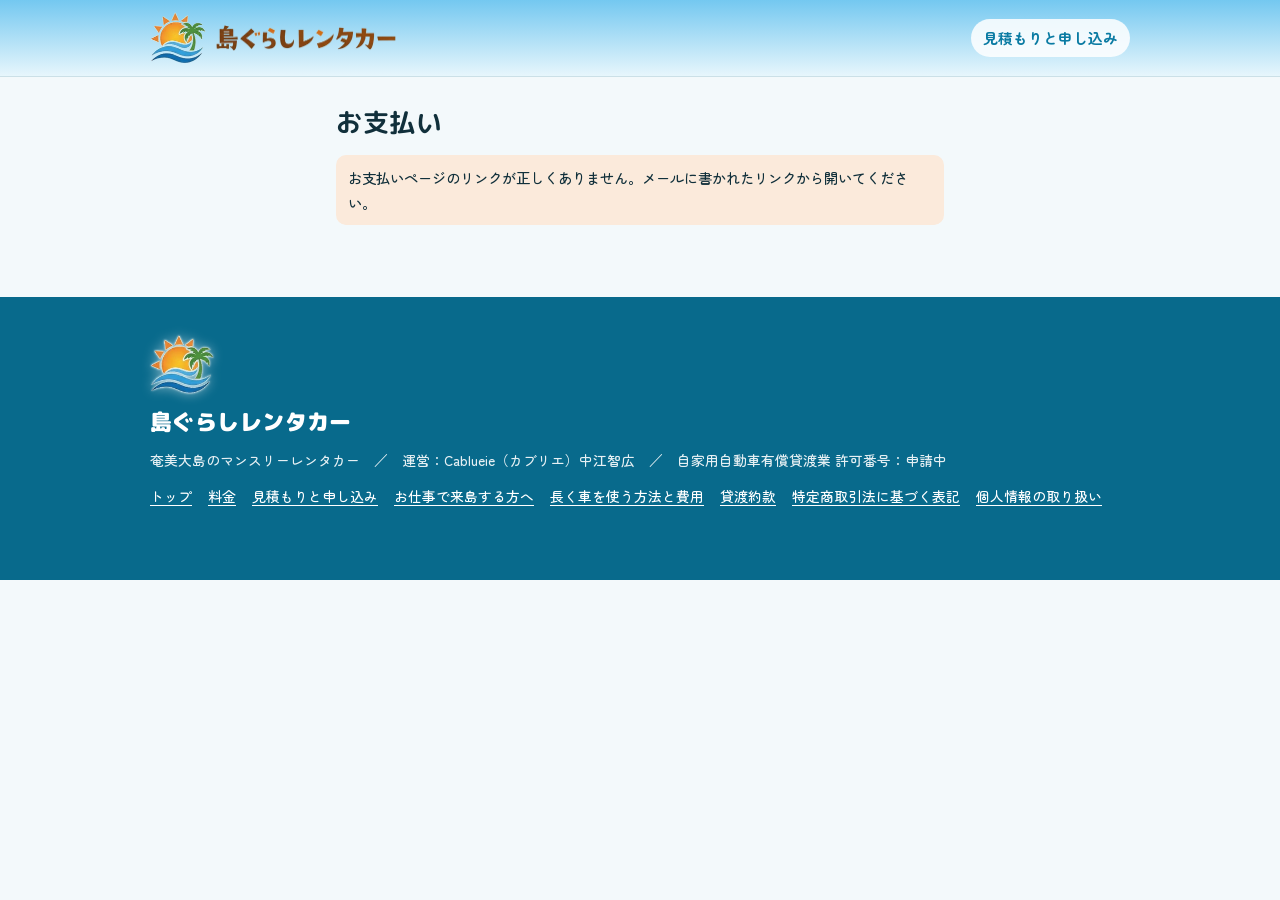
<file: pay/index.html>
<!DOCTYPE html>
<html lang="ja">
<head>
<meta charset="utf-8">
<meta name="viewport" content="width=device-width, initial-scale=1">
<title>お支払い｜島ぐらしレンタカー</title>
<meta name="description" content="島ぐらしレンタカーのお支払いページです。">
<meta name="robots" content="noindex">
<meta property="og:type" content="website">
<meta property="og:site_name" content="島ぐらしレンタカー">
<meta property="og:title" content="お支払い｜島ぐらしレンタカー">
<meta property="og:description" content="島ぐらしレンタカーのお支払いページです。">
<meta property="og:url" content="https://cablueie-rentacar.com/pay/">
<meta property="og:image" content="https://cablueie-rentacar.com/og.png">
<meta property="og:locale" content="ja_JP">
<meta name="twitter:card" content="summary_large_image">
<meta name="theme-color" content="#0A7BA3">
<link rel="icon" href="../favicon-192.png" sizes="192x192" type="image/png">
<link rel="apple-touch-icon" href="../apple-touch-icon.png">
<link rel="preconnect" href="https://fonts.googleapis.com">
<link rel="preconnect" href="https://fonts.gstatic.com" crossorigin>
<link rel="stylesheet" href="https://fonts.googleapis.com/css2?family=M+PLUS+Rounded+1c:wght@700;800;900&amp;family=Montserrat:wght@800&amp;family=Zen+Maru+Gothic:wght@500;700;900&amp;family=IBM+Plex+Mono:wght@400;500&amp;display=swap">
<link rel="stylesheet" href="../assets/site.css?v=20261027">
</head>
<body class="subpage">
<header class="topbar"><div class="wrap topbar-in"><a class="tb-brand" href="../"><img class="tb-emblem" src="../assets/mark-112.webp" width="56" height="51" alt=""><img class="tb-name-img" src="../assets/name-360.webp" width="360" height="53" alt="島ぐらしレンタカー"></a><a class="tb-link" href="../#request">見積もりと申し込み</a></div></header>
<main class="wrap pay" id="pay">
  <h1>お支払い</h1>
  <div class="notice info" id="pay-loading">お支払いの情報を読み込んでいます…</div>
  <div class="notice warn" id="pay-error" role="alert" hidden></div>
  <div class="notice ok" id="pay-notice" role="status" hidden></div>

  <section class="pay-card" id="pay-bill" hidden aria-labelledby="bill-h">
    <div id="pay-invoice" hidden style="display:grid;gap:10px;padding-bottom:14px;border-bottom:1px solid var(--line)">
      <button type="button" class="btn ghost" id="btn-inv-open" style="width:100%;padding:12px 18px">請求書をメールで受け取る</button>
      <div id="inv-form" hidden style="display:grid;gap:10px">
        <div class="field"><label for="inv-to">請求書の宛名（空欄なら、お申し込みのお名前）</label><input type="text" id="inv-to" maxlength="60" placeholder="例：株式会社〇〇 御中" autocomplete="organization"></div>
        <p class="small muted" style="margin:0">ご登録のメールアドレスに、請求書（PDF）をお送りします。振込先は、お客様専用の口座です。</p>
        <button type="button" class="btn" id="btn-inv-send" style="width:100%;padding:12px 18px">この宛名で請求書を送る</button>
      </div>
    </div>
    <h2 id="bill-h" class="small muted" style="font-size:.9rem;font-weight:700">ご請求の内容</h2>
    <span class="pay-status" id="bill-status" data-s="unpaid">未払い</span>
    <div class="pay-amount"><span class="num" id="bill-amount">—</span><span>円</span></div>
    <dl class="pay-rows">
      <div><dt>お名前</dt><dd id="bill-name">—</dd></div>
      <div><dt>受付番号</dt><dd id="bill-id">—</dd></div>
      <div><dt>内容</dt><dd id="bill-label">—</dd></div>
      <div><dt>お支払い期限</dt><dd id="bill-due">—</dd></div>
      <div id="bill-card-row" hidden><dt>保証用カード</dt><dd id="bill-card">—</dd></div>
    </dl>
    <p id="bill-done" hidden></p>

    <div class="pay-wait" id="pay-wait" hidden>
      <a class="btn ghost" id="wait-link" href="#" target="_blank" rel="noopener" hidden>振込先を見る</a>
      <button type="button" class="linkish" id="btn-switch" hidden>振込をやめて別の方法で払う</button>
      <div class="switch-confirm" id="switch-confirm" hidden>
        <p id="switch-text"></p>
        <div class="switch-btns">
          <button type="button" class="btn" id="btn-switch-go">変更して、支払い方法を選ぶ</button>
          <button type="button" class="btn ghost" id="btn-switch-no">やめる</button>
        </div>
      </div>
    </div>

    <div class="pay-actions" id="pay-actions" hidden>
      <button type="button" class="btn" id="btn-card" hidden>カード・電子決済・銀行振込で払う</button>
      <p class="pay-methods" id="methods-note" hidden>Visa・Mastercard・JCB・American Express などのカード、電子決済、銀行振込が使えます。銀行振込を選ぶと、お客様専用の振込先が表示され、入金は自動で確認されます。お支払いの画面は決済代行会社 Stripe のものです。</p>
      <p class="pay-methods" id="save-note" hidden>カードで払うと、そのカードが保証用カードとして登録されます（別に登録する必要はありません）。</p>
      <button type="button" class="btn ghost" id="btn-bank" hidden>当方の口座に振り込む</button>
    </div>
  </section>

  <section class="pay-card" id="pay-checkout" hidden aria-label="お支払いの画面">
    <button type="button" class="linkish" id="btn-back">← お支払い方法の選択にもどる</button>
    <div id="checkout"></div>
  </section>

  <section class="pay-card" id="pay-bank" hidden aria-labelledby="bank-h">
    <button type="button" class="linkish" id="btn-back2">← お支払い方法の選択にもどる</button>
    <h2 id="bank-h" style="font-size:1.1rem">銀行振込でのお支払い</h2>
    <div class="bank-box">
      <span class="small muted">振込先</span><span class="v" id="bank-to">—</span>
      <span class="small muted">金額</span><span class="v" id="bank-amount">—</span>
      <span class="small muted">振込名義（この形でお願いします）</span><span class="v" id="bank-name">—</span>
    </div>
    <p class="small muted">振込手数料はご負担ください。入金を確認したら、メールでお知らせします（確認まで1〜3日ほどかかることがあります）。</p>
  </section>

  <section class="pay-card" id="pay-result" hidden aria-live="polite">
    <span class="pay-status" id="result-status" data-s="paid">お支払い完了</span>
    <h2 id="result-h" style="font-size:1.25rem">お支払いが完了しました</h2>
    <p id="result-text"></p>
    <a class="btn ghost" href="../" style="justify-self:start">トップページへ</a>
  </section>

  <section class="pay-card guard" id="pay-guard" hidden aria-labelledby="guard-h">
    <h2 id="guard-h">保証用カードの登録</h2>
    <p>お渡しの前に、保証用のクレジットカードかデビットカードを登録してください。<br><strong>今は請求されません。</strong></p>
    <p class="small muted">返却後の燃料代・延滞料金・違約金などがあるときだけ、内容をお知らせしたうえで、このカードに請求します（<a href="../terms/" target="_blank" rel="noopener">貸渡約款 第8条</a>）。カードの番号は決済代行会社 Stripe が管理し、当方は持ちません。ご利用の終了から90日後に登録を削除します。</p>
    <button type="button" class="btn" id="btn-guard">保証用カードを登録する</button>
  </section>
</main>
<footer class="site-foot"><div class="wrap foot-in"><img class="foot-emblem" src="../assets/mark-112.webp" width="64" height="59" alt="" loading="lazy"><strong>島ぐらしレンタカー</strong><span>奄美大島のマンスリーレンタカー　／　運営：Cablueie（カブリエ）中江智広　／　自家用自動車有償貸渡業 許可番号：<span data-license>申請中</span></span><nav class="foot-nav" aria-label="サイト内のリンク"><a href="../">トップ</a><a href="../#price">料金</a><a href="../#request">見積もりと申し込み</a><a href="../work/">お仕事で来島する方へ</a><a href="../guide/">長く車を使う方法と費用</a><a href="../terms/">貸渡約款</a><a href="../legal/">特定商取引法に基づく表記</a><a href="../#privacy">個人情報の取り扱い</a></nav></div></footer>
<script src="../config.js"></script>
<script src="../assets/sub.js"></script>
<script src="../assets/pay.js?v=20261126"></script>
</body>
</html>
</file>
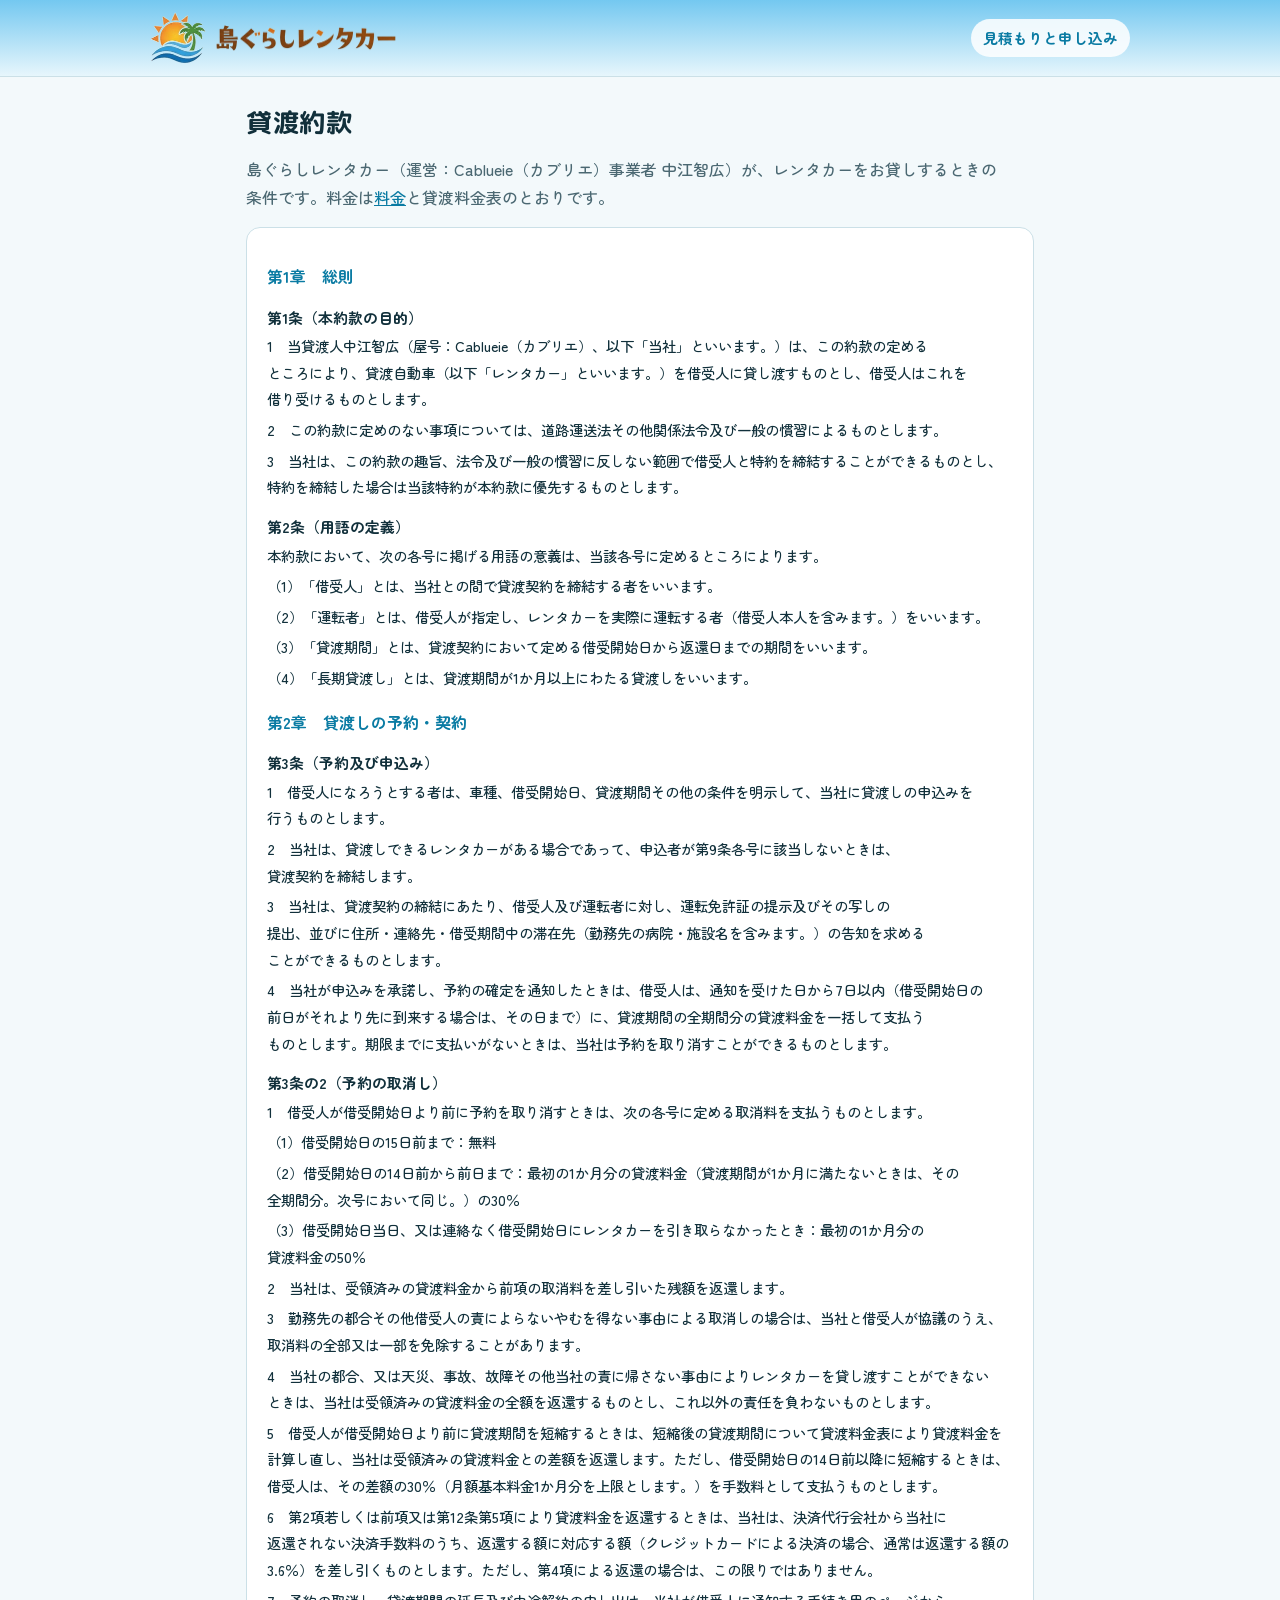
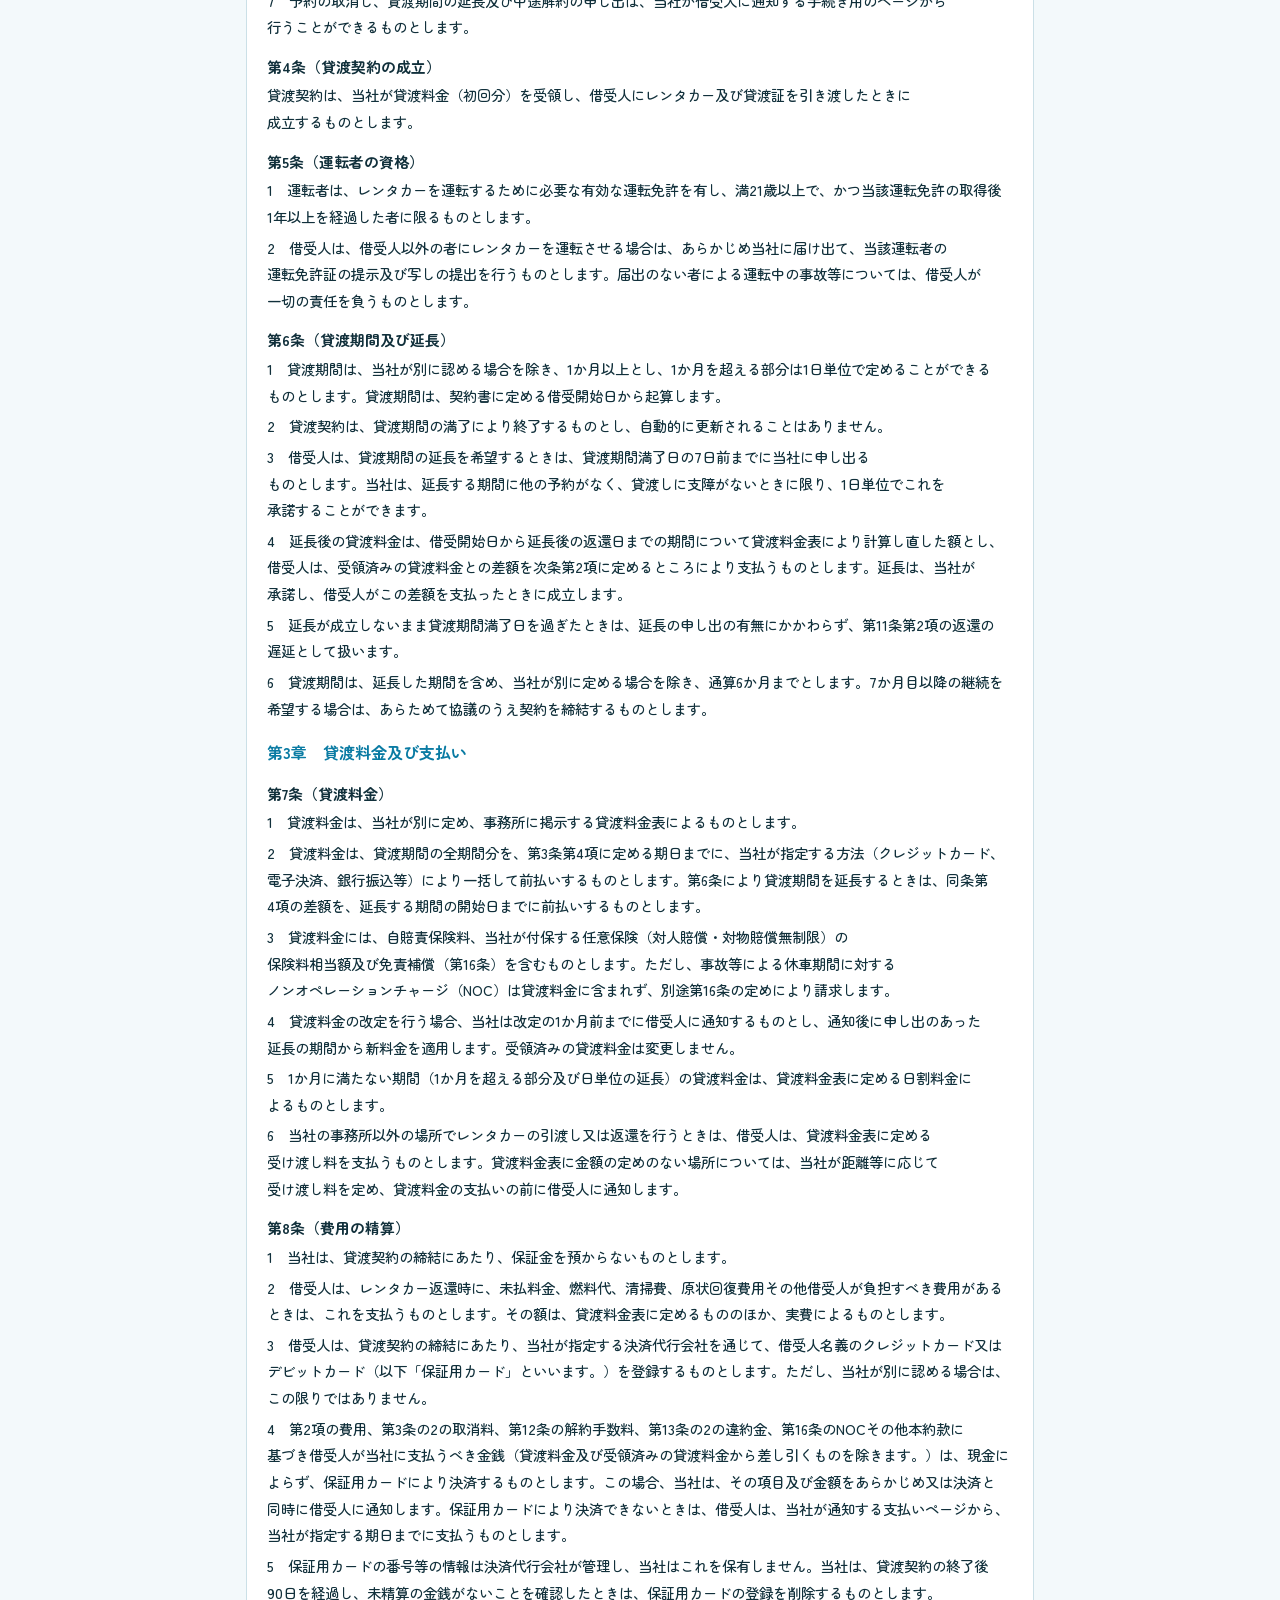
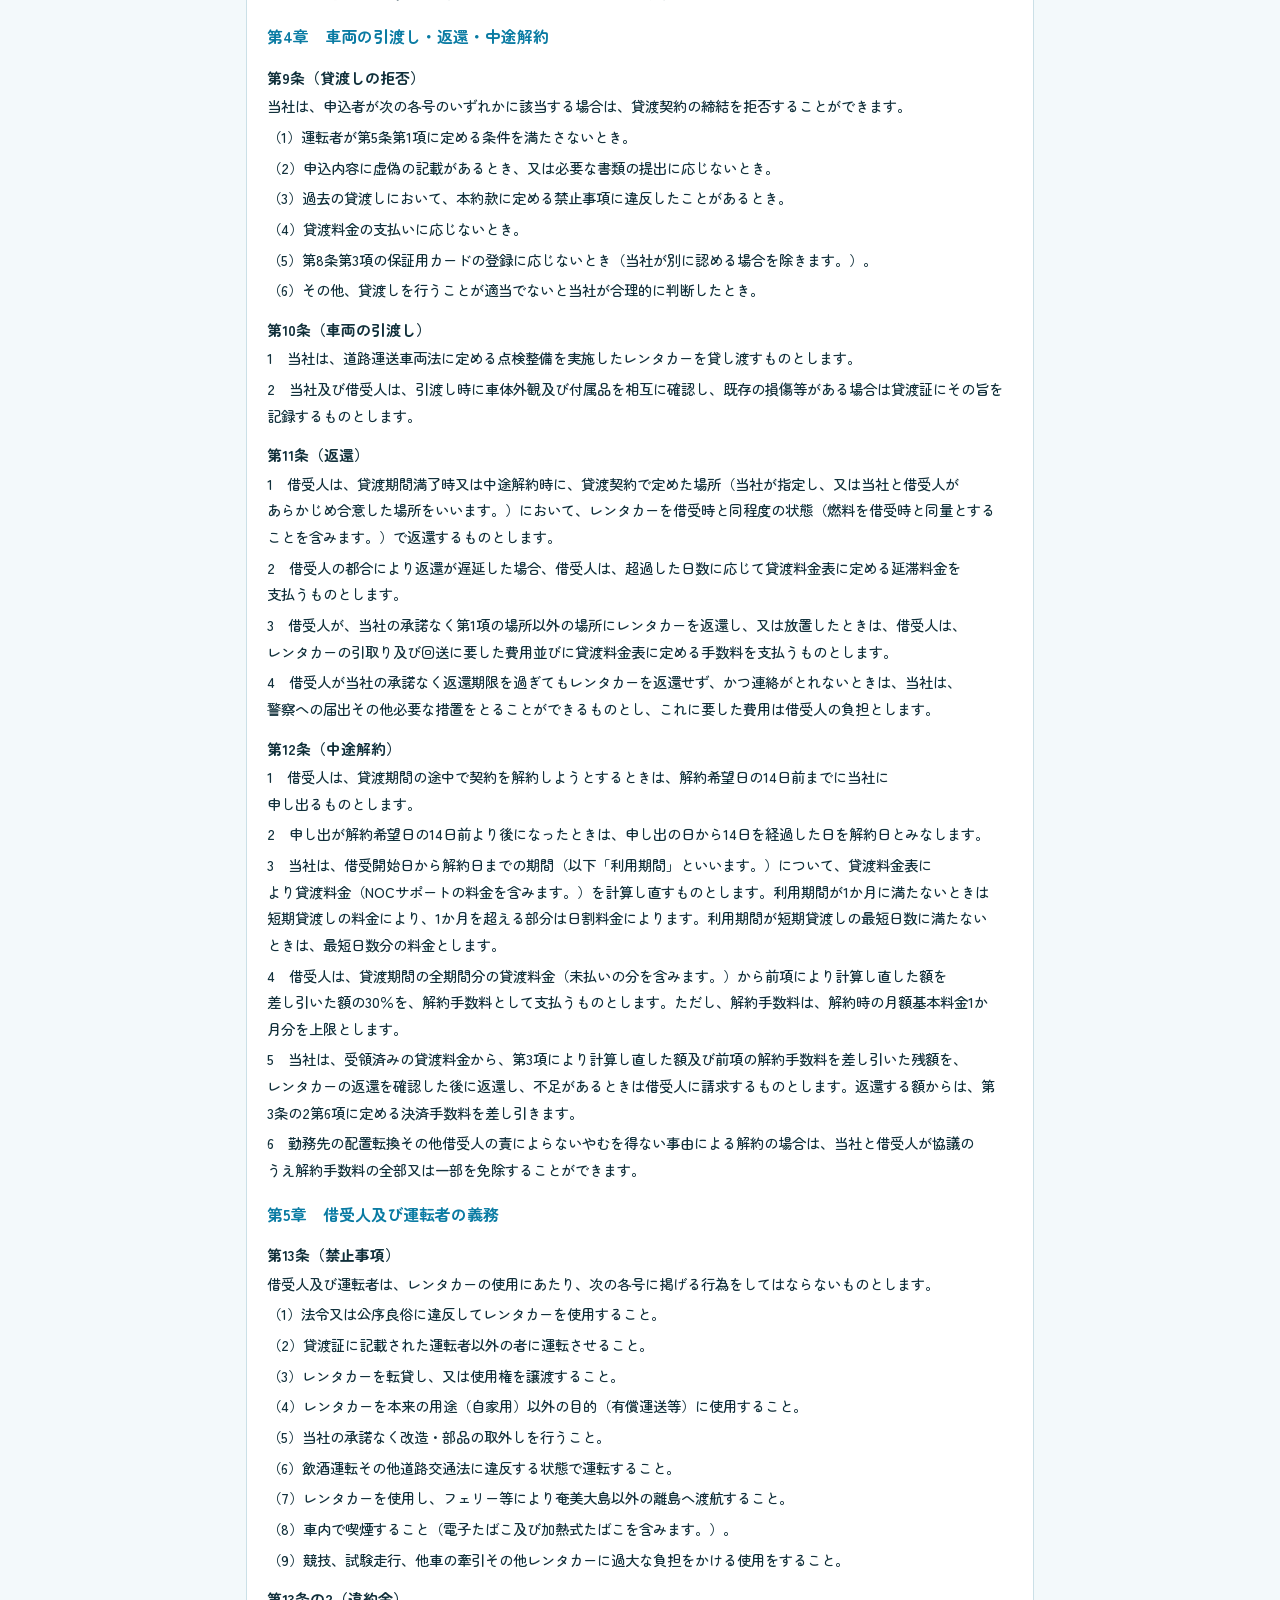
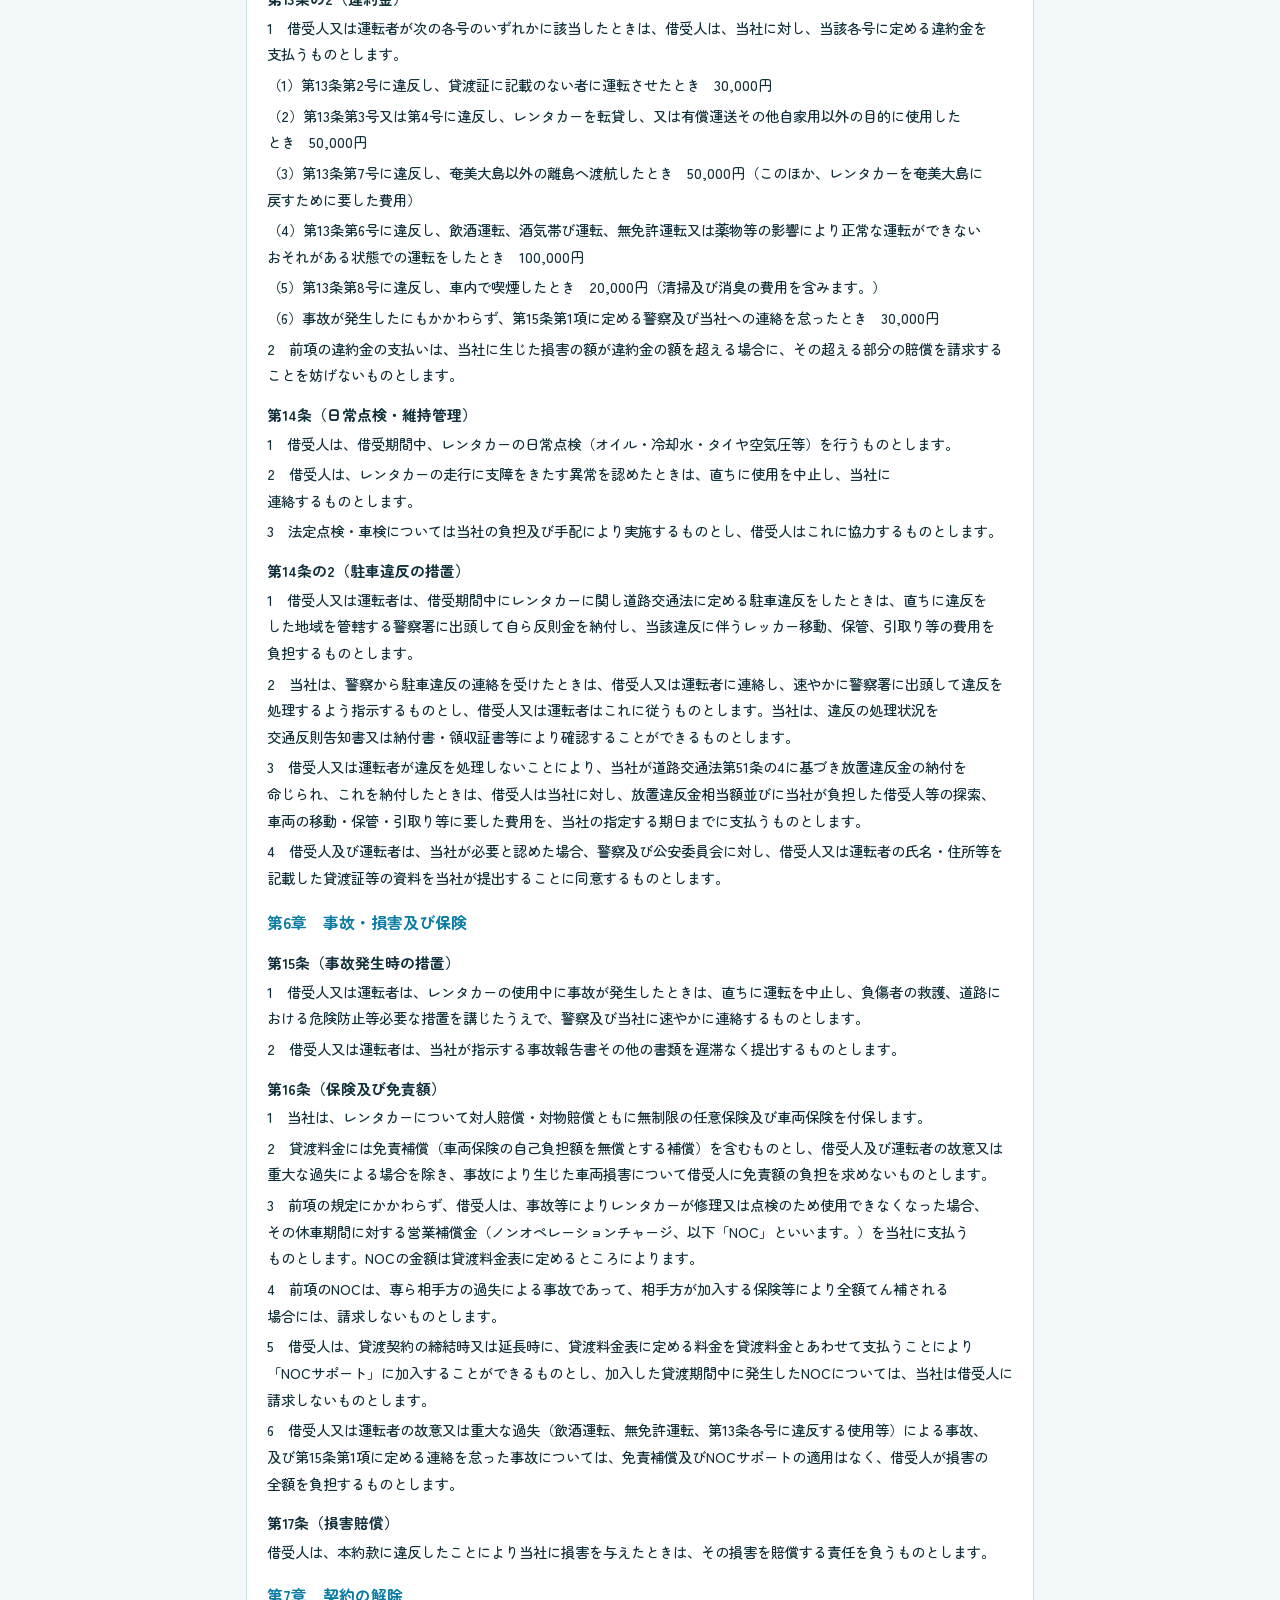
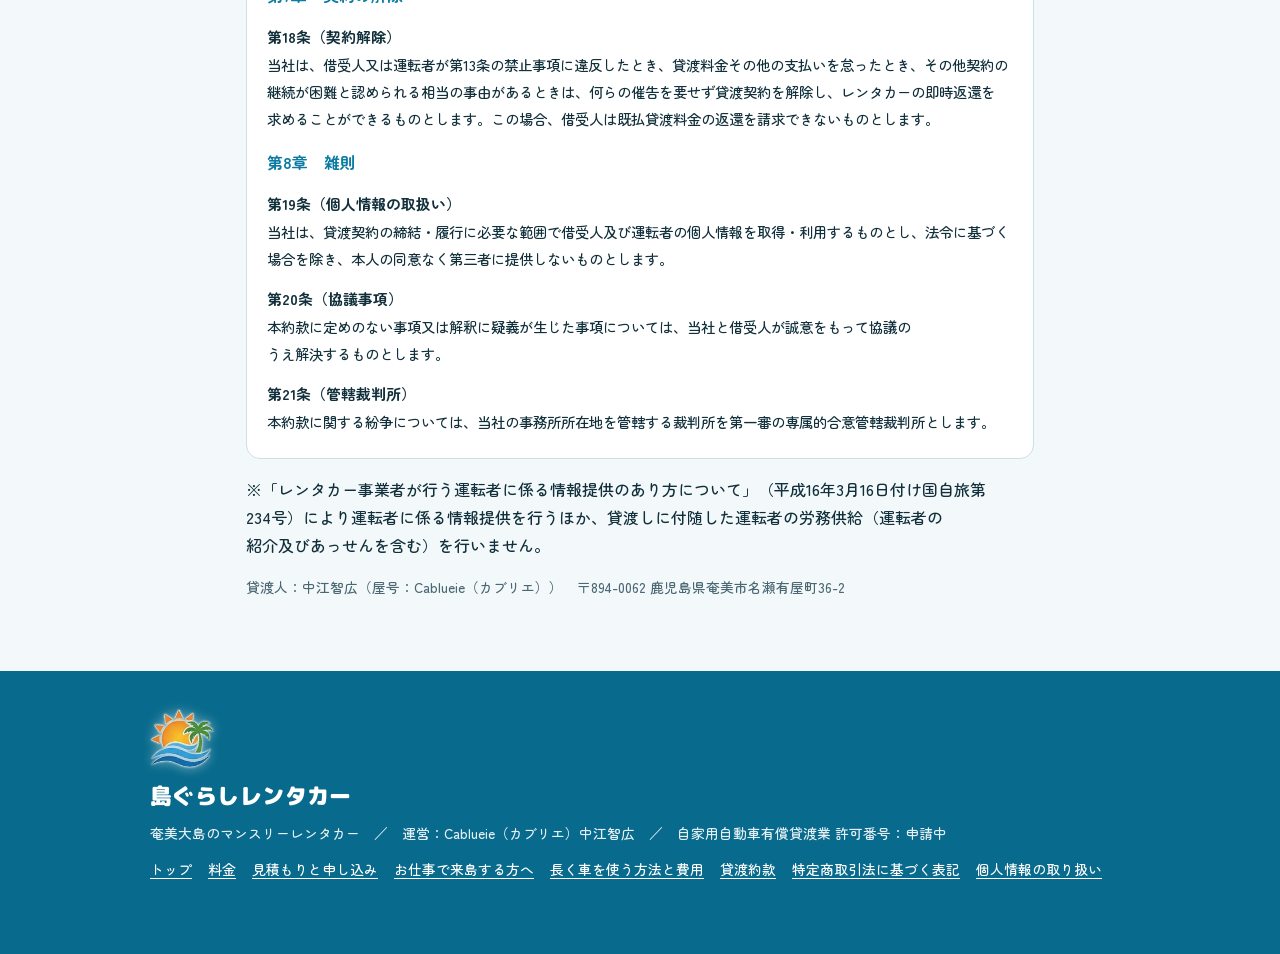
<file: terms/index.html>
<!DOCTYPE html>
<html lang="ja">
<head>
<meta charset="utf-8">
<meta name="viewport" content="width=device-width, initial-scale=1">
<title>貸渡約款｜島ぐらしレンタカー（奄美大島の月極レンタカー）</title>
<meta name="description" content="島ぐらしレンタカーの貸渡約款の全文です。予約・支払い・キャンセル・中途解約・事故のときの取り扱いなどを定めています。">
<link rel="canonical" href="https://cablueie-rentacar.com/terms/">
<meta property="og:type" content="website">
<meta property="og:site_name" content="島ぐらしレンタカー">
<meta property="og:title" content="貸渡約款｜島ぐらしレンタカー（奄美大島の月極レンタカー）">
<meta property="og:description" content="島ぐらしレンタカーの貸渡約款の全文です。予約・支払い・キャンセル・中途解約・事故のときの取り扱いなどを定めています。">
<meta property="og:url" content="https://cablueie-rentacar.com/terms/">
<meta property="og:image" content="https://cablueie-rentacar.com/og.png">
<meta property="og:locale" content="ja_JP">
<meta name="twitter:card" content="summary_large_image">
<meta name="theme-color" content="#0A7BA3">
<link rel="icon" href="../favicon-192.png" sizes="192x192" type="image/png">
<link rel="apple-touch-icon" href="../apple-touch-icon.png">
<link rel="preconnect" href="https://fonts.googleapis.com">
<link rel="preconnect" href="https://fonts.gstatic.com" crossorigin>
<link rel="stylesheet" href="https://fonts.googleapis.com/css2?family=M+PLUS+Rounded+1c:wght@700;800;900&amp;family=Montserrat:wght@800&amp;family=Zen+Maru+Gothic:wght@500;700;900&amp;family=IBM+Plex+Mono:wght@400;500&amp;display=swap">
<link rel="stylesheet" href="../assets/site.css?v=20261027">
</head>
<body class="subpage">
<header class="topbar"><div class="wrap topbar-in"><a class="tb-brand" href="../"><img class="tb-emblem" src="../assets/mark-112.webp" width="56" height="51" alt=""><img class="tb-name-img" src="../assets/name-360.webp" width="360" height="53" alt="島ぐらしレンタカー"></a><a class="tb-link" href="../#request">見積もりと申し込み</a></div></header>
<main class="wrap doc">
<h1>貸渡約款</h1>
<p class="muted">島ぐらしレンタカー（運営：Cablueie（カブリエ）事業者 中江智広）が、レンタカーをお貸しするときの条件です。料金は<a href="../#price">料金</a>と貸渡料金表のとおりです。</p>
<div class="yk-body">
<h4 class="yk-ch">第1章　総則</h4>
<h5 class="yk-art">第1条（本約款の目的）</h5>
<p>1　当貸渡人中江智広（屋号：Cablueie（カブリエ）、以下「当社」といいます。）は、この約款の定めるところにより、貸渡自動車（以下「レンタカー」といいます。）を借受人に貸し渡すものとし、借受人はこれを借り受けるものとします。</p>
<p>2　この約款に定めのない事項については、道路運送法その他関係法令及び一般の慣習によるものとします。</p>
<p>3　当社は、この約款の趣旨、法令及び一般の慣習に反しない範囲で借受人と特約を締結することができるものとし、特約を締結した場合は当該特約が本約款に優先するものとします。</p>
<h5 class="yk-art">第2条（用語の定義）</h5>
<p>本約款において、次の各号に掲げる用語の意義は、当該各号に定めるところによります。</p>
<p>（1）「借受人」とは、当社との間で貸渡契約を締結する者をいいます。</p>
<p>（2）「運転者」とは、借受人が指定し、レンタカーを実際に運転する者（借受人本人を含みます。）をいいます。</p>
<p>（3）「貸渡期間」とは、貸渡契約において定める借受開始日から返還日までの期間をいいます。</p>
<p>（4）「長期貸渡し」とは、貸渡期間が1か月以上にわたる貸渡しをいいます。</p>
<h4 class="yk-ch">第2章　貸渡しの予約・契約</h4>
<h5 class="yk-art">第3条（予約及び申込み）</h5>
<p>1　借受人になろうとする者は、車種、借受開始日、貸渡期間その他の条件を明示して、当社に貸渡しの申込みを行うものとします。</p>
<p>2　当社は、貸渡しできるレンタカーがある場合であって、申込者が第9条各号に該当しないときは、貸渡契約を締結します。</p>
<p>3　当社は、貸渡契約の締結にあたり、借受人及び運転者に対し、運転免許証の提示及びその写しの提出、並びに住所・連絡先・借受期間中の滞在先（勤務先の病院・施設名を含みます。）の告知を求めることができるものとします。</p>
<p>4　当社が申込みを承諾し、予約の確定を通知したときは、借受人は、通知を受けた日から7日以内（借受開始日の前日がそれより先に到来する場合は、その日まで）に、貸渡期間の全期間分の貸渡料金を一括して支払うものとします。期限までに支払いがないときは、当社は予約を取り消すことができるものとします。</p>
<h5 class="yk-art">第3条の2（予約の取消し）</h5>
<p>1　借受人が借受開始日より前に予約を取り消すときは、次の各号に定める取消料を支払うものとします。</p>
<p>（1）借受開始日の15日前まで：無料</p>
<p>（2）借受開始日の14日前から前日まで：最初の1か月分の貸渡料金（貸渡期間が1か月に満たないときは、その全期間分。次号において同じ。）の30％</p>
<p>（3）借受開始日当日、又は連絡なく借受開始日にレンタカーを引き取らなかったとき：最初の1か月分の貸渡料金の50％</p>
<p>2　当社は、受領済みの貸渡料金から前項の取消料を差し引いた残額を返還します。</p>
<p>3　勤務先の都合その他借受人の責によらないやむを得ない事由による取消しの場合は、当社と借受人が協議のうえ、取消料の全部又は一部を免除することがあります。</p>
<p>4　当社の都合、又は天災、事故、故障その他当社の責に帰さない事由によりレンタカーを貸し渡すことができないときは、当社は受領済みの貸渡料金の全額を返還するものとし、これ以外の責任を負わないものとします。</p>
<p>5　借受人が借受開始日より前に貸渡期間を短縮するときは、短縮後の貸渡期間について貸渡料金表により貸渡料金を計算し直し、当社は受領済みの貸渡料金との差額を返還します。ただし、借受開始日の14日前以降に短縮するときは、借受人は、その差額の30％（月額基本料金1か月分を上限とします。）を手数料として支払うものとします。</p>
<p>6　第2項若しくは前項又は第12条第5項により貸渡料金を返還するときは、当社は、決済代行会社から当社に返還されない決済手数料のうち、返還する額に対応する額（クレジットカードによる決済の場合、通常は返還する額の3.6％）を差し引くものとします。ただし、第4項による返還の場合は、この限りではありません。</p>
<p>7　予約の取消し、貸渡期間の延長及び中途解約の申し出は、当社が借受人に通知する手続き用のページから行うことができるものとします。</p>
<h5 class="yk-art">第4条（貸渡契約の成立）</h5>
<p>貸渡契約は、当社が貸渡料金（初回分）を受領し、借受人にレンタカー及び貸渡証を引き渡したときに成立するものとします。</p>
<h5 class="yk-art">第5条（運転者の資格）</h5>
<p>1　運転者は、レンタカーを運転するために必要な有効な運転免許を有し、満21歳以上で、かつ当該運転免許の取得後1年以上を経過した者に限るものとします。</p>
<p>2　借受人は、借受人以外の者にレンタカーを運転させる場合は、あらかじめ当社に届け出て、当該運転者の運転免許証の提示及び写しの提出を行うものとします。届出のない者による運転中の事故等については、借受人が一切の責任を負うものとします。</p>
<h5 class="yk-art">第6条（貸渡期間及び延長）</h5>
<p>1　貸渡期間は、当社が別に認める場合を除き、1か月以上とし、1か月を超える部分は1日単位で定めることができるものとします。貸渡期間は、契約書に定める借受開始日から起算します。</p>
<p>2　貸渡契約は、貸渡期間の満了により終了するものとし、自動的に更新されることはありません。</p>
<p>3　借受人は、貸渡期間の延長を希望するときは、貸渡期間満了日の7日前までに当社に申し出るものとします。当社は、延長する期間に他の予約がなく、貸渡しに支障がないときに限り、1日単位でこれを承諾することができます。</p>
<p>4　延長後の貸渡料金は、借受開始日から延長後の返還日までの期間について貸渡料金表により計算し直した額とし、借受人は、受領済みの貸渡料金との差額を次条第2項に定めるところにより支払うものとします。延長は、当社が承諾し、借受人がこの差額を支払ったときに成立します。</p>
<p>5　延長が成立しないまま貸渡期間満了日を過ぎたときは、延長の申し出の有無にかかわらず、第11条第2項の返還の遅延として扱います。</p>
<p>6　貸渡期間は、延長した期間を含め、当社が別に定める場合を除き、通算6か月までとします。7か月目以降の継続を希望する場合は、あらためて協議のうえ契約を締結するものとします。</p>
<h4 class="yk-ch">第3章　貸渡料金及び支払い</h4>
<h5 class="yk-art">第7条（貸渡料金）</h5>
<p>1　貸渡料金は、当社が別に定め、事務所に掲示する貸渡料金表によるものとします。</p>
<p>2　貸渡料金は、貸渡期間の全期間分を、第3条第4項に定める期日までに、当社が指定する方法（クレジットカード、電子決済、銀行振込等）により一括して前払いするものとします。第6条により貸渡期間を延長するときは、同条第4項の差額を、延長する期間の開始日までに前払いするものとします。</p>
<p>3　貸渡料金には、自賠責保険料、当社が付保する任意保険（対人賠償・対物賠償無制限）の保険料相当額及び免責補償（第16条）を含むものとします。ただし、事故等による休車期間に対するノンオペレーションチャージ（NOC）は貸渡料金に含まれず、別途第16条の定めにより請求します。</p>
<p>4　貸渡料金の改定を行う場合、当社は改定の1か月前までに借受人に通知するものとし、通知後に申し出のあった延長の期間から新料金を適用します。受領済みの貸渡料金は変更しません。</p>
<p>5　1か月に満たない期間（1か月を超える部分及び日単位の延長）の貸渡料金は、貸渡料金表に定める日割料金によるものとします。</p>
<p>6　当社の事務所以外の場所でレンタカーの引渡し又は返還を行うときは、借受人は、貸渡料金表に定める受け渡し料を支払うものとします。貸渡料金表に金額の定めのない場所については、当社が距離等に応じて受け渡し料を定め、貸渡料金の支払いの前に借受人に通知します。</p>
<h5 class="yk-art">第8条（費用の精算）</h5>
<p>1　当社は、貸渡契約の締結にあたり、保証金を預からないものとします。</p>
<p>2　借受人は、レンタカー返還時に、未払料金、燃料代、清掃費、原状回復費用その他借受人が負担すべき費用があるときは、これを支払うものとします。その額は、貸渡料金表に定めるもののほか、実費によるものとします。</p>
<p>3　借受人は、貸渡契約の締結にあたり、当社が指定する決済代行会社を通じて、借受人名義のクレジットカード又はデビットカード（以下「保証用カード」といいます。）を登録するものとします。ただし、当社が別に認める場合は、この限りではありません。</p>
<p>4　第2項の費用、第3条の2の取消料、第12条の解約手数料、第13条の2の違約金、第16条のNOCその他本約款に基づき借受人が当社に支払うべき金銭（貸渡料金及び受領済みの貸渡料金から差し引くものを除きます。）は、現金によらず、保証用カードにより決済するものとします。この場合、当社は、その項目及び金額をあらかじめ又は決済と同時に借受人に通知します。保証用カードにより決済できないときは、借受人は、当社が通知する支払いページから、当社が指定する期日までに支払うものとします。</p>
<p>5　保証用カードの番号等の情報は決済代行会社が管理し、当社はこれを保有しません。当社は、貸渡契約の終了後90日を経過し、未精算の金銭がないことを確認したときは、保証用カードの登録を削除するものとします。</p>
<h4 class="yk-ch">第4章　車両の引渡し・返還・中途解約</h4>
<h5 class="yk-art">第9条（貸渡しの拒否）</h5>
<p>当社は、申込者が次の各号のいずれかに該当する場合は、貸渡契約の締結を拒否することができます。</p>
<p>（1）運転者が第5条第1項に定める条件を満たさないとき。</p>
<p>（2）申込内容に虚偽の記載があるとき、又は必要な書類の提出に応じないとき。</p>
<p>（3）過去の貸渡しにおいて、本約款に定める禁止事項に違反したことがあるとき。</p>
<p>（4）貸渡料金の支払いに応じないとき。</p>
<p>（5）第8条第3項の保証用カードの登録に応じないとき（当社が別に認める場合を除きます。）。</p>
<p>（6）その他、貸渡しを行うことが適当でないと当社が合理的に判断したとき。</p>
<h5 class="yk-art">第10条（車両の引渡し）</h5>
<p>1　当社は、道路運送車両法に定める点検整備を実施したレンタカーを貸し渡すものとします。</p>
<p>2　当社及び借受人は、引渡し時に車体外観及び付属品を相互に確認し、既存の損傷等がある場合は貸渡証にその旨を記録するものとします。</p>
<h5 class="yk-art">第11条（返還）</h5>
<p>1　借受人は、貸渡期間満了時又は中途解約時に、貸渡契約で定めた場所（当社が指定し、又は当社と借受人があらかじめ合意した場所をいいます。）において、レンタカーを借受時と同程度の状態（燃料を借受時と同量とすることを含みます。）で返還するものとします。</p>
<p>2　借受人の都合により返還が遅延した場合、借受人は、超過した日数に応じて貸渡料金表に定める延滞料金を支払うものとします。</p>
<p>3　借受人が、当社の承諾なく第1項の場所以外の場所にレンタカーを返還し、又は放置したときは、借受人は、レンタカーの引取り及び回送に要した費用並びに貸渡料金表に定める手数料を支払うものとします。</p>
<p>4　借受人が当社の承諾なく返還期限を過ぎてもレンタカーを返還せず、かつ連絡がとれないときは、当社は、警察への届出その他必要な措置をとることができるものとし、これに要した費用は借受人の負担とします。</p>
<h5 class="yk-art">第12条（中途解約）</h5>
<p>1　借受人は、貸渡期間の途中で契約を解約しようとするときは、解約希望日の14日前までに当社に申し出るものとします。</p>
<p>2　申し出が解約希望日の14日前より後になったときは、申し出の日から14日を経過した日を解約日とみなします。</p>
<p>3　当社は、借受開始日から解約日までの期間（以下「利用期間」といいます。）について、貸渡料金表により貸渡料金（NOCサポートの料金を含みます。）を計算し直すものとします。利用期間が1か月に満たないときは短期貸渡しの料金により、1か月を超える部分は日割料金によります。利用期間が短期貸渡しの最短日数に満たないときは、最短日数分の料金とします。</p>
<p>4　借受人は、貸渡期間の全期間分の貸渡料金（未払いの分を含みます。）から前項により計算し直した額を差し引いた額の30％を、解約手数料として支払うものとします。ただし、解約手数料は、解約時の月額基本料金1か月分を上限とします。</p>
<p>5　当社は、受領済みの貸渡料金から、第3項により計算し直した額及び前項の解約手数料を差し引いた残額を、レンタカーの返還を確認した後に返還し、不足があるときは借受人に請求するものとします。返還する額からは、第3条の2第6項に定める決済手数料を差し引きます。</p>
<p>6　勤務先の配置転換その他借受人の責によらないやむを得ない事由による解約の場合は、当社と借受人が協議のうえ解約手数料の全部又は一部を免除することができます。</p>
<h4 class="yk-ch">第5章　借受人及び運転者の義務</h4>
<h5 class="yk-art">第13条（禁止事項）</h5>
<p>借受人及び運転者は、レンタカーの使用にあたり、次の各号に掲げる行為をしてはならないものとします。</p>
<p>（1）法令又は公序良俗に違反してレンタカーを使用すること。</p>
<p>（2）貸渡証に記載された運転者以外の者に運転させること。</p>
<p>（3）レンタカーを転貸し、又は使用権を譲渡すること。</p>
<p>（4）レンタカーを本来の用途（自家用）以外の目的（有償運送等）に使用すること。</p>
<p>（5）当社の承諾なく改造・部品の取外しを行うこと。</p>
<p>（6）飲酒運転その他道路交通法に違反する状態で運転すること。</p>
<p>（7）レンタカーを使用し、フェリー等により奄美大島以外の離島へ渡航すること。</p>
<p>（8）車内で喫煙すること（電子たばこ及び加熱式たばこを含みます。）。</p>
<p>（9）競技、試験走行、他車の牽引その他レンタカーに過大な負担をかける使用をすること。</p>
<h5 class="yk-art">第13条の2（違約金）</h5>
<p>1　借受人又は運転者が次の各号のいずれかに該当したときは、借受人は、当社に対し、当該各号に定める違約金を支払うものとします。</p>
<p>（1）第13条第2号に違反し、貸渡証に記載のない者に運転させたとき　30,000円</p>
<p>（2）第13条第3号又は第4号に違反し、レンタカーを転貸し、又は有償運送その他自家用以外の目的に使用したとき　50,000円</p>
<p>（3）第13条第7号に違反し、奄美大島以外の離島へ渡航したとき　50,000円（このほか、レンタカーを奄美大島に戻すために要した費用）</p>
<p>（4）第13条第6号に違反し、飲酒運転、酒気帯び運転、無免許運転又は薬物等の影響により正常な運転ができないおそれがある状態での運転をしたとき　100,000円</p>
<p>（5）第13条第8号に違反し、車内で喫煙したとき　20,000円（清掃及び消臭の費用を含みます。）</p>
<p>（6）事故が発生したにもかかわらず、第15条第1項に定める警察及び当社への連絡を怠ったとき　30,000円</p>
<p>2　前項の違約金の支払いは、当社に生じた損害の額が違約金の額を超える場合に、その超える部分の賠償を請求することを妨げないものとします。</p>
<h5 class="yk-art">第14条（日常点検・維持管理）</h5>
<p>1　借受人は、借受期間中、レンタカーの日常点検（オイル・冷却水・タイヤ空気圧等）を行うものとします。</p>
<p>2　借受人は、レンタカーの走行に支障をきたす異常を認めたときは、直ちに使用を中止し、当社に連絡するものとします。</p>
<p>3　法定点検・車検については当社の負担及び手配により実施するものとし、借受人はこれに協力するものとします。</p>
<h5 class="yk-art">第14条の2（駐車違反の措置）</h5>
<p>1　借受人又は運転者は、借受期間中にレンタカーに関し道路交通法に定める駐車違反をしたときは、直ちに違反をした地域を管轄する警察署に出頭して自ら反則金を納付し、当該違反に伴うレッカー移動、保管、引取り等の費用を負担するものとします。</p>
<p>2　当社は、警察から駐車違反の連絡を受けたときは、借受人又は運転者に連絡し、速やかに警察署に出頭して違反を処理するよう指示するものとし、借受人又は運転者はこれに従うものとします。当社は、違反の処理状況を交通反則告知書又は納付書・領収証書等により確認することができるものとします。</p>
<p>3　借受人又は運転者が違反を処理しないことにより、当社が道路交通法第51条の4に基づき放置違反金の納付を命じられ、これを納付したときは、借受人は当社に対し、放置違反金相当額並びに当社が負担した借受人等の探索、車両の移動・保管・引取り等に要した費用を、当社の指定する期日までに支払うものとします。</p>
<p>4　借受人及び運転者は、当社が必要と認めた場合、警察及び公安委員会に対し、借受人又は運転者の氏名・住所等を記載した貸渡証等の資料を当社が提出することに同意するものとします。</p>
<h4 class="yk-ch">第6章　事故・損害及び保険</h4>
<h5 class="yk-art">第15条（事故発生時の措置）</h5>
<p>1　借受人又は運転者は、レンタカーの使用中に事故が発生したときは、直ちに運転を中止し、負傷者の救護、道路における危険防止等必要な措置を講じたうえで、警察及び当社に速やかに連絡するものとします。</p>
<p>2　借受人又は運転者は、当社が指示する事故報告書その他の書類を遅滞なく提出するものとします。</p>
<h5 class="yk-art">第16条（保険及び免責額）</h5>
<p>1　当社は、レンタカーについて対人賠償・対物賠償ともに無制限の任意保険及び車両保険を付保します。</p>
<p>2　貸渡料金には免責補償（車両保険の自己負担額を無償とする補償）を含むものとし、借受人及び運転者の故意又は重大な過失による場合を除き、事故により生じた車両損害について借受人に免責額の負担を求めないものとします。</p>
<p>3　前項の規定にかかわらず、借受人は、事故等によりレンタカーが修理又は点検のため使用できなくなった場合、その休車期間に対する営業補償金（ノンオペレーションチャージ、以下「NOC」といいます。）を当社に支払うものとします。NOCの金額は貸渡料金表に定めるところによります。</p>
<p>4　前項のNOCは、専ら相手方の過失による事故であって、相手方が加入する保険等により全額てん補される場合には、請求しないものとします。</p>
<p>5　借受人は、貸渡契約の締結時又は延長時に、貸渡料金表に定める料金を貸渡料金とあわせて支払うことにより「NOCサポート」に加入することができるものとし、加入した貸渡期間中に発生したNOCについては、当社は借受人に請求しないものとします。</p>
<p>6　借受人又は運転者の故意又は重大な過失（飲酒運転、無免許運転、第13条各号に違反する使用等）による事故、及び第15条第1項に定める連絡を怠った事故については、免責補償及びNOCサポートの適用はなく、借受人が損害の全額を負担するものとします。</p>
<h5 class="yk-art">第17条（損害賠償）</h5>
<p>借受人は、本約款に違反したことにより当社に損害を与えたときは、その損害を賠償する責任を負うものとします。</p>
<h4 class="yk-ch">第7章　契約の解除</h4>
<h5 class="yk-art">第18条（契約解除）</h5>
<p>当社は、借受人又は運転者が第13条の禁止事項に違反したとき、貸渡料金その他の支払いを怠ったとき、その他契約の継続が困難と認められる相当の事由があるときは、何らの催告を要せず貸渡契約を解除し、レンタカーの即時返還を求めることができるものとします。この場合、借受人は既払貸渡料金の返還を請求できないものとします。</p>
<h4 class="yk-ch">第8章　雑則</h4>
<h5 class="yk-art">第19条（個人情報の取扱い）</h5>
<p>当社は、貸渡契約の締結・履行に必要な範囲で借受人及び運転者の個人情報を取得・利用するものとし、法令に基づく場合を除き、本人の同意なく第三者に提供しないものとします。</p>
<h5 class="yk-art">第20条（協議事項）</h5>
<p>本約款に定めのない事項又は解釈に疑義が生じた事項については、当社と借受人が誠意をもって協議のうえ解決するものとします。</p>
<h5 class="yk-art">第21条（管轄裁判所）</h5>
<p>本約款に関する紛争については、当社の事務所所在地を管轄する裁判所を第一審の専属的合意管轄裁判所とします。</p>
</div>
<p>※「レンタカー事業者が行う運転者に係る情報提供のあり方について」（平成16年3月16日付け国自旅第234号）により運転者に係る情報提供を行うほか、貸渡しに付随した運転者の労務供給（運転者の紹介及びあっせんを含む）を行いません。</p>
<p class="muted small">貸渡人：中江智広（屋号：Cablueie（カブリエ））　〒894-0062 鹿児島県奄美市名瀬有屋町36-2</p>
</main>
<footer class="site-foot"><div class="wrap foot-in"><img class="foot-emblem" src="../assets/mark-112.webp" width="64" height="59" alt="" loading="lazy"><strong>島ぐらしレンタカー</strong><span>奄美大島のマンスリーレンタカー　／　運営：Cablueie（カブリエ）中江智広　／　自家用自動車有償貸渡業 許可番号：<span data-license>申請中</span></span><nav class="foot-nav" aria-label="サイト内のリンク"><a href="../">トップ</a><a href="../#price">料金</a><a href="../#request">見積もりと申し込み</a><a href="../work/">お仕事で来島する方へ</a><a href="../guide/">長く車を使う方法と費用</a><a href="../terms/">貸渡約款</a><a href="../legal/">特定商取引法に基づく表記</a><a href="../#privacy">個人情報の取り扱い</a></nav></div></footer>
<script src="../config.js"></script>
<script src="../assets/sub.js"></script>
</body>
</html>
</file>
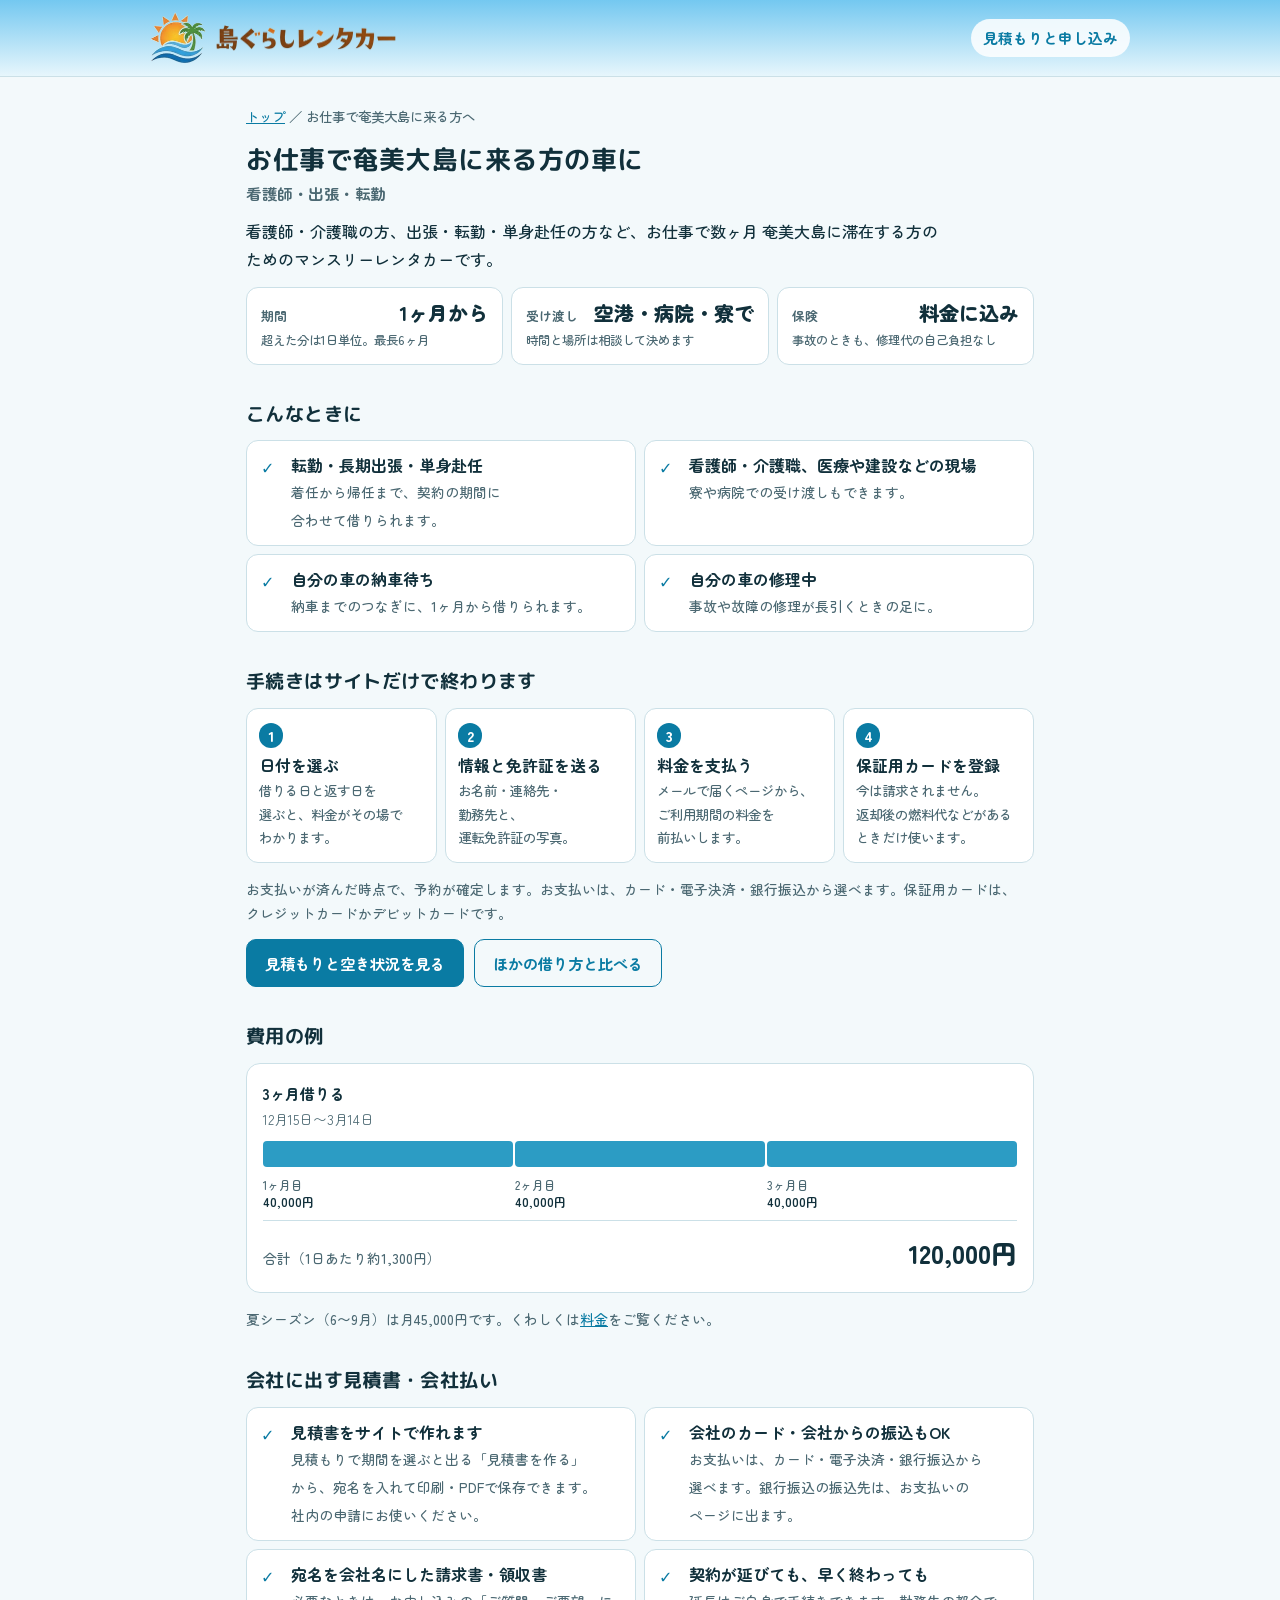
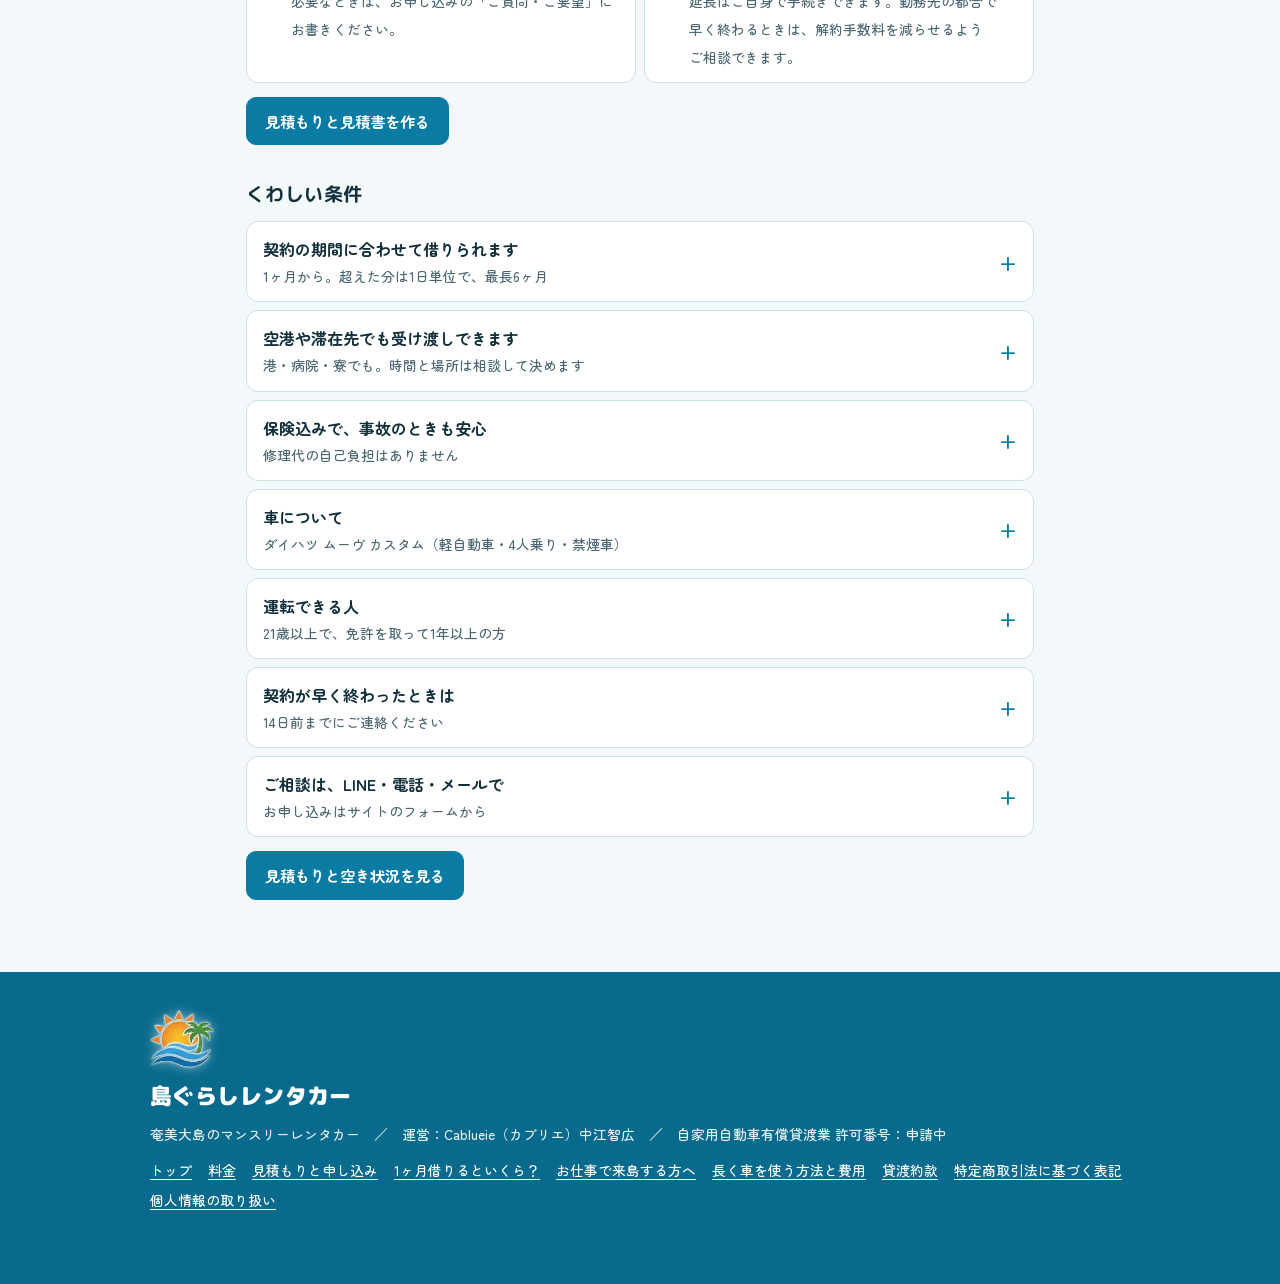
<file: work/index.html>
<!DOCTYPE html>
<html lang="ja">
<head>
<meta charset="utf-8">
<meta name="viewport" content="width=device-width, initial-scale=1">
<title>お仕事で奄美大島に来る方へ（看護師・出張・転勤）｜島ぐらしレンタカー</title>
<meta name="description" content="看護師・出張・転勤など、お仕事で奄美大島に滞在する方のマンスリーレンタカー。月40,000円・保険込み。契約期間に合わせて1日単位で借りられ、空港・病院・寮で受け渡し。会社に出す見積書をサイトで作れます。">
<link rel="canonical" href="https://cablueie-rentacar.com/work/">
<meta property="og:type" content="website">
<meta property="og:site_name" content="島ぐらしレンタカー">
<meta property="og:title" content="お仕事で奄美大島に来る方へ（看護師・出張・転勤）｜島ぐらしレンタカー">
<meta property="og:description" content="看護師・出張・転勤など、お仕事で奄美大島に滞在する方のマンスリーレンタカー。月40,000円・保険込み。契約期間に合わせて1日単位で借りられ、空港・病院・寮で受け渡し。会社に出す見積書をサイトで作れます。">
<meta property="og:url" content="https://cablueie-rentacar.com/work/">
<meta property="og:image" content="https://cablueie-rentacar.com/og.png">
<meta property="og:locale" content="ja_JP">
<meta name="twitter:card" content="summary_large_image">
<meta name="theme-color" content="#0A7BA3">
<link rel="icon" href="../favicon-192.png" sizes="192x192" type="image/png">
<link rel="apple-touch-icon" href="../apple-touch-icon.png">
<link rel="preconnect" href="https://fonts.googleapis.com">
<link rel="preconnect" href="https://fonts.gstatic.com" crossorigin>
<link rel="stylesheet" href="https://fonts.googleapis.com/css2?family=M+PLUS+Rounded+1c:wght@700;800;900&amp;family=Montserrat:wght@800&amp;family=Zen+Maru+Gothic:wght@500;700;900&amp;family=IBM+Plex+Mono:wght@400;500&amp;display=swap">
<link rel="stylesheet" href="../assets/site.css?v=20261027">
<script type="application/ld+json">{"@context": "https://schema.org", "@type": "BreadcrumbList", "itemListElement": [{"@type": "ListItem", "position": 1, "name": "島ぐらしレンタカー", "item": "https://cablueie-rentacar.com/"}, {"@type": "ListItem", "position": 2, "name": "お仕事で奄美大島に来る方へ", "item": "https://cablueie-rentacar.com/work/"}]}</script>
</head>
<body class="subpage">
<header class="topbar"><div class="wrap topbar-in"><a class="tb-brand" href="../"><img class="tb-emblem" src="../assets/mark-112.webp" width="56" height="51" alt=""><img class="tb-name-img" src="../assets/name-360.webp" width="360" height="53" alt="島ぐらしレンタカー"></a><a class="tb-link" href="../#request">見積もりと申し込み</a></div></header>
<main class="wrap doc guide">
<nav class="crumbs" aria-label="現在地"><a href="../">トップ</a> ／ お仕事で奄美大島に来る方へ</nav>
<h1><span class="nb">お仕事で</span><span class="nb">奄美大島に来る方の</span><span class="nb">車に</span><span class="h1-note">看護師・出張・転勤</span></h1>
<p>看護師・介護職の方、出張・転勤・単身赴任の方など、お仕事で数ヶ月 奄美大島に滞在する方のためのマンスリーレンタカーです。</p>

<div class="tiles stack">
  <div class="tile"><span class="tile-k">期間</span><span class="tile-v">1ヶ月から</span><span class="tile-n">超えた分は1日単位。最長6ヶ月</span></div>
  <div class="tile"><span class="tile-k">受け渡し</span><span class="tile-v">空港・病院・寮で</span><span class="tile-n">時間と場所は相談して決めます</span></div>
  <div class="tile"><span class="tile-k">保険</span><span class="tile-v">料金に込み</span><span class="tile-n">事故のときも、修理代の自己負担なし</span></div>
</div>

<h2>こんなときに</h2>
<ul class="checks">
  <li><div><strong>転勤・長期出張・単身赴任</strong><span>着任から帰任まで、契約の期間に合わせて借りられます。</span></div></li>
  <li><div><strong>看護師・介護職、医療や建設などの現場</strong><span>寮や病院での受け渡しもできます。</span></div></li>
  <li><div><strong>自分の車の納車待ち</strong><span>納車までのつなぎに、1ヶ月から借りられます。</span></div></li>
  <li><div><strong>自分の車の修理中</strong><span>事故や故障の修理が長引くときの足に。</span></div></li>
</ul>

<h2><span class="nb">手続きは</span><span class="nb">サイトだけで終わります</span></h2>
<ol class="steps">
  <li><strong>日付を選ぶ</strong><span>借りる日と返す日を選ぶと、料金がその場でわかります。</span></li>
  <li><strong>情報と免許証を送る</strong><span>お名前・連絡先・勤務先と、運転免許証の写真。</span></li>
  <li><strong>料金を支払う</strong><span>メールで届くページから、ご利用期間の料金を前払いします。</span></li>
  <li><strong>保証用カードを登録</strong><span>今は請求されません。返却後の燃料代などがあるときだけ使います。</span></li>
</ol>
<p class="small muted">お支払いが済んだ時点で、予約が確定します。お支払いは、カード・電子決済・銀行振込から選べます。保証用カードは、クレジットカードかデビットカードです。</p>
<p class="cta-row"><a class="btn" href="../#request">見積もりと空き状況を見る</a><a class="btn ghost" href="../guide/">ほかの借り方と比べる</a></p>

<h2>費用の例</h2>
<figure class="cost">
  <figcaption>3ヶ月借りる<span class="cost-when">12月15日〜3月14日</span></figcaption>
  <div class="cost-bar" aria-hidden="true"><span style="--w:400"></span><span style="--w:400"></span><span style="--w:400"></span></div>
  <div class="cost-legend"><span style="--w:400">1ヶ月目<b>40,000円</b></span><span style="--w:400">2ヶ月目<b>40,000円</b></span><span style="--w:400">3ヶ月目<b>40,000円</b></span></div>
  <div class="cost-total"><span>合計（1日あたり約1,300円）</span><strong>120,000円</strong></div>
</figure>
<p class="small muted">夏シーズン（6〜9月）は月45,000円です。くわしくは<a href="../#price">料金</a>をご覧ください。</p>

<h2><span class="nb">会社に出す見積書・</span><span class="nb">会社払い</span></h2>
<ul class="checks">
  <li><div><strong>見積書をサイトで作れます</strong><span>見積もりで期間を選ぶと出る「見積書を作る」から、宛名を入れて印刷・PDFで保存できます。社内の申請にお使いください。</span></div></li>
  <li><div><strong>会社のカード・会社からの振込もOK</strong><span>お支払いは、カード・電子決済・銀行振込から選べます。銀行振込の振込先は、お支払いのページに出ます。</span></div></li>
  <li><div><strong>宛名を会社名にした請求書・領収書</strong><span>必要なときは、お申し込みの「ご質問・ご要望」にお書きください。</span></div></li>
  <li><div><strong>契約が延びても、早く終わっても</strong><span>延長はご自身で手続きできます。勤務先の都合で早く終わるときは、解約手数料を減らせるようご相談できます。</span></div></li>
</ul>
<p class="cta-row"><a class="btn" href="../#request">見積もりと見積書を作る</a></p>

<h2>くわしい条件</h2>
<div class="folds">
  <details class="fold">
    <summary><span class="fold-t">契約の期間に合わせて借りられます</span><span class="fold-s">1ヶ月から。超えた分は1日単位で、最長6ヶ月</span></summary>
    <div class="fold-body">
      <p>たとえば「3ヶ月と2週間」の契約なら、その日数だけ借りて返せます。</p>
      <p>契約が延びたときは、メールでお送りする「ご予約の確認・変更」ページから、ご自身で延長できます（次の予約が入っていない場合）。延長分をお支払いいただいた時点で確定します。</p>
    </div>
  </details>
  <details class="fold">
    <summary><span class="fold-t">空港や滞在先でも受け渡しできます</span><span class="fold-s">港・病院・寮でも。時間と場所は相談して決めます</span></summary>
    <div class="fold-body">
      <div class="tiles stack">
        <div class="tile"><span class="tile-k">事務所（名瀬有屋町）</span><span class="tile-v">無料</span></div>
        <div class="tile"><span class="tile-k">名瀬の市街地</span><span class="tile-v">片道 500<small>円</small></span><span class="tile-n">港・病院・寮・滞在先など</span></div>
        <div class="tile"><span class="tile-k">奄美空港</span><span class="tile-v">片道 3,000<small>円</small></span></div>
      </div>
      <p>返却の場所も同じように選べます。到着が夜になるなど、時間のご希望は、お申し込みのときにお書きください。</p>
      <p>受け渡しの場所と時間の目安は、お申し込みのあとにご連絡して決めます。受け渡しは、基本はスタッフと会わずに、スマホで行います。少人数で運営しているため、ご希望に添えないことがあります。そのときは、別の時間や、事務所での受け渡し（無料）をご相談します。</p>
    </div>
  </details>
  <details class="fold">
    <summary><span class="fold-t">保険込みで、事故のときも安心</span><span class="fold-s">修理代の自己負担はありません</span></summary>
    <div class="fold-body">
      <p>自賠責保険と任意保険（対人・対物無制限、車両保険付き）、免責補償が月額料金に含まれています。事故で車が壊れても、修理代の自己負担はありません。</p>
      <p>修理中の休業補償（NOC）も、NOCサポート（月1,500円）に入れば0円です。</p>
      <p>点検・車検の費用も、月額料金に含まれています。車は、オーナーの自動車整備士が点検しています。</p>
    </div>
  </details>
  <details class="fold">
    <summary><span class="fold-t">車について</span><span class="fold-s">ダイハツ ムーヴ カスタム（軽自動車・4人乗り・禁煙車）</span></summary>
    <div class="fold-body">
      <p>初度登録 2014年12月の軽自動車です。走行距離の制限はありません。ご利用は奄美大島内に限ります（フェリーで他の島へ持ち出すことはできません）。</p>
      <p>車は1台だけなので、期間が決まったら早めにお申し込みください。</p>
    </div>
  </details>
  <details class="fold">
    <summary><span class="fold-t">運転できる人</span><span class="fold-s">21歳以上で、免許を取って1年以上の方</span></summary>
    <div class="fold-body">
      <p>同僚やご家族も運転する場合は、1人まで追加の運転者として届け出ていただけます（その方の免許証の写真が必要です）。</p>
    </div>
  </details>
  <details class="fold">
    <summary><span class="fold-t">契約が早く終わったときは</span><span class="fold-s">14日前までにご連絡ください</span></summary>
    <div class="fold-body">
      <p>料金は、実際に使った期間で計算し直します。お支払い済みの料金との差額のうち、30%（上限は1ヶ月分）を解約手数料としていただき、残りをお返しします（返金のときは、決済手数料を差し引きます）。手続きは、メールでお送りする「ご予約の確認・変更」ページからできます。</p>
      <p>勤務先の都合（配置転換など）で、お客様の責任ではない理由で早く終わるときは、ご相談のうえ解約手数料を減らしたり、なしにしたりできます。</p>
      <p>くわしくは<a href="../terms/">貸渡約款</a>の第12条のとおりです。</p>
    </div>
  </details>
  <details class="fold">
    <summary><span class="fold-t">ご相談は、LINE・電話・メールで</span><span class="fold-s">お申し込みはサイトのフォームから</span></summary>
    <div class="fold-body">
      <p>LINE・電話・メールでのご相談も受け付けています。お申し込みは、サイトのフォームからお願いします。</p>
      <p><strong>免許証の写真は、LINEやメールで送らないでください。</strong></p>
    </div>
  </details>
</div>

<p class="cta-row"><a class="btn" href="../#request">見積もりと空き状況を見る</a></p>
</main>
<footer class="site-foot"><div class="wrap foot-in"><img class="foot-emblem" src="../assets/mark-112.webp" width="64" height="59" alt="" loading="lazy"><strong>島ぐらしレンタカー</strong><span>奄美大島のマンスリーレンタカー　／　運営：Cablueie（カブリエ）中江智広　／　自家用自動車有償貸渡業 許可番号：<span data-license>申請中</span></span><nav class="foot-nav" aria-label="サイト内のリンク"><a href="../">トップ</a><a href="../#price">料金</a><a href="../#request">見積もりと申し込み</a><a href="../cost/">1ヶ月借りるといくら？</a><a href="../work/">お仕事で来島する方へ</a><a href="../guide/">長く車を使う方法と費用</a><a href="../terms/">貸渡約款</a><a href="../legal/">特定商取引法に基づく表記</a><a href="../#privacy">個人情報の取り扱い</a></nav></div></footer>
<script src="../config.js"></script>
<script src="../assets/sub.js"></script>
</body>
</html>
</file>
<file: assets/site.css>
/* Layout: a full-bleed Amami beach scene (sky, drifting clouds, turquoise sea, white sand, a little kei car) opens the page; below it one calm column (car card, terms, availability strip, request form), and the sea returns at the footer. One bright look by choice, in every theme. */
:root{
  color-scheme:light;
  --bg:#F3F9FB; --surface:#FFFFFF; --sunk:#E2F0F5; --ink:#11303B; --muted:#4B6872; --line:#CBE0E7;
  --sea:#0A7BA3; --sea-soft:#D5EEF6; --sea-ink:#FFFFFF; --hold:#86CDE3;
  --ok:#23825A; --ok-soft:#DBF2E5; --warn:#A0531A; --warn-soft:#FBEADB; --pick:#F3C58F;
  --sky-top:#74C8F0; --sky-mid:#B6E5F9; --sky-low:#E7F6FC;
  --sea-deep:#0B7FA8; --sea-mid:#18A7CB; --sea-shallow:#45CCD4; --sand:#F5E8CE;
  --hero-ink:#0E3442; --hero-sub:#24495A; --bark:#6E4526;
  --shadow:0 14px 34px -16px rgba(8,92,124,.35);
  --font-head:"M PLUS Rounded 1c","Zen Maru Gothic","Hiragino Maru Gothic ProN",sans-serif;
  --font-en:"Montserrat","Helvetica Neue",Arial,sans-serif;
  --navy:#14295E; --bark-1:#7A3A12; --bark-2:#C0661E;
  --font-display:"Zen Maru Gothic","Hiragino Maru Gothic ProN","Hiragino Sans",system-ui,sans-serif;
  --font-body:"Zen Maru Gothic","Hiragino Maru Gothic ProN","Hiragino Sans","Noto Sans JP",system-ui,sans-serif;
  --wave:url("data:image/svg+xml,%3Csvg xmlns='http://www.w3.org/2000/svg' viewBox='0 0 40 12'%3E%3Cpath d='M0 6 Q10 0 20 6 T40 6' fill='none' stroke='%230A7BA3' stroke-width='3.2' stroke-linecap='round'/%3E%3C/svg%3E");
  --font-data:"IBM Plex Mono",ui-monospace,Menlo,Consolas,monospace;
}
body{background:var(--bg);color:var(--ink);font-family:var(--font-body);font-weight:500;font-size:16px;line-height:1.75;-webkit-text-size-adjust:100%}
.wrap{width:100%;max-width:1012px;margin-inline:auto;padding-inline:16px;box-sizing:border-box}
#page{padding-block:44px 72px;display:grid;gap:64px}
h1,h2,h3{line-height:1.35;text-wrap:balance;margin:0}
h1,h2{font-family:var(--font-head);font-weight:700;letter-spacing:.02em;font-synthesis:none}
h1 b,h2 b,h1 strong,h2 strong{font-weight:inherit}
h2{font-size:1.45rem}
h3{font-size:1.02rem;font-weight:700}
p{margin:0}
a{color:var(--sea)}
:focus-visible{outline:3px solid var(--sea);outline-offset:2px}
.eyebrow{font-size:.78rem;letter-spacing:.14em;color:var(--sea);font-weight:700}
.muted{color:var(--muted)}
.small{font-size:.86rem}
.num{font-variant-numeric:tabular-nums}
section{display:grid;gap:20px;min-width:0}
.sec-head{display:grid;gap:6px}
.sec-head h2::after{content:"";display:block;width:64px;height:9px;margin-top:8px;background:var(--wave) left center/16px 9px repeat-x}

/* hero scene */
.scene{position:relative;overflow:hidden;background:linear-gradient(180deg,var(--sky-top) 0%,var(--sky-mid) 46%,var(--sky-low) 100%)}
.sky{position:absolute;inset:0;pointer-events:none;z-index:0}
.sun{position:absolute;top:-70px;right:7%;width:240px;height:240px;border-radius:50%;background:radial-gradient(circle,rgba(255,252,228,1) 0 20%,rgba(255,246,196,.6) 33%,rgba(255,246,196,0) 66%);animation:glow 7s ease-in-out infinite alternate}
.cloud{position:absolute;left:0;width:150px;height:42px;border-radius:42px;background:#fff;opacity:.95;animation:drift linear infinite;will-change:transform}
.cloud::before,.cloud::after{content:"";position:absolute;background:#fff;border-radius:50%}
.cloud::before{width:62px;height:62px;top:-30px;left:22px}
.cloud::after{width:84px;height:84px;top:-46px;left:58px}
.c1{top:66px;--s:1;animation-duration:110s;animation-delay:-38s}
.c2{top:150px;--s:.62;opacity:.85;animation-duration:150s;animation-delay:-100s}
.c3{top:30px;--s:.48;opacity:.8;animation-duration:170s;animation-delay:-20s}
.c4{top:118px;--s:.8;animation-duration:125s;animation-delay:-80s}
@keyframes drift{from{transform:translateX(-240px) scale(var(--s,1))}to{transform:translateX(calc(100vw + 60px)) scale(var(--s,1))}}
@keyframes glow{from{transform:scale(1)}to{transform:scale(1.08)}}
.scene .hero{position:relative;z-index:2;display:grid;grid-template-columns:minmax(0,1.25fr) minmax(0,1fr);gap:32px;align-items:end;padding-block:48px 118px}
.sea{position:absolute;left:0;bottom:0;width:100%;height:140px;display:block;z-index:1}
.car-run{position:absolute;left:0;bottom:6px;z-index:3;width:60px;height:38px;animation:drive 32s linear infinite;animation-delay:-11s;pointer-events:none}
.car-run svg{display:block;width:100%;height:100%;animation:bob .45s ease-in-out infinite alternate}
@keyframes drive{from{transform:translateX(-90px)}to{transform:translateX(calc(100vw + 20px))}}
@keyframes bob{from{transform:translateY(0)}to{transform:translateY(-1.5px)}}
.shore{height:28px;background:linear-gradient(var(--sand),var(--bg))}
.brand{display:flex;align-items:center;gap:clamp(10px,1.6vw,16px)}
.brand-mark{display:block;width:clamp(62px,8.6vw,110px);height:auto;flex:none}
.brand-text{display:grid;gap:2px;min-width:0}
.brand-name-img{display:block;width:min(430px,34vw);height:auto}
.brand-en-img{display:block;width:calc(min(430px,34vw) * .334);height:auto;margin-left:.6%}
@media (max-width:760px){ .brand-mark{width:62px} .brand-name-img{width:min(430px,calc(100vw - 110px))} .brand-en-img{width:calc(min(430px,calc(100vw - 110px)) * .334)} }
.hero h1{font-size:clamp(1.4rem,3.3vw,1.9rem);font-weight:700;margin-top:18px;color:var(--hero-ink)}
.hero .lead{margin-top:10px;color:var(--hero-sub);max-width:34em}
.pill{display:inline-flex;align-items:center;gap:8px;padding:4px 12px;border-radius:999px;font-size:.84rem;font-weight:500;background:var(--sunk);color:var(--ink)}
.pill::before{content:"";width:8px;height:8px;border-radius:50%;background:var(--muted)}
.pill[data-status="open"]{background:var(--ok-soft)} .pill[data-status="open"]::before{background:var(--ok)}
.pill[data-status="pre"]{background:rgba(255,255,255,.82)} .pill[data-status="pre"]::before{background:var(--sea)}
.pill[data-status="pause"]{background:var(--warn-soft)} .pill[data-status="pause"]::before{background:var(--warn)}
.price-card{background:rgba(255,255,255,.94);border:1px solid rgba(255,255,255,.9);border-radius:16px;padding:22px 22px 18px;display:grid;gap:12px;box-shadow:var(--shadow);-webkit-backdrop-filter:blur(6px);backdrop-filter:blur(6px)}
.price-line{display:flex;align-items:baseline;gap:6px;flex-wrap:wrap}
.price-big{font-family:var(--font-display);font-weight:800;font-size:clamp(2.4rem,6vw,3.2rem);line-height:1;letter-spacing:-.01em;font-variant-numeric:tabular-nums}
.price-unit{font-size:1rem;font-weight:500}
.season-note{font-size:.86rem;color:var(--muted);line-height:1.6;margin:0}
.season-note b{color:var(--ink);font-weight:700;font-variant-numeric:tabular-nums;white-space:nowrap}
.chips{display:flex;flex-wrap:wrap;gap:6px}
.chips .chip{flex:1 1 auto;text-align:center}
.chip{font-size:.8rem;padding:2px 10px;border-radius:6px;background:var(--sea-soft);color:var(--ink)}
.cta{display:flex;gap:10px;flex-wrap:wrap;margin-top:4px}
@media (max-width:520px){ .cta{display:grid;grid-template-columns:minmax(0,1fr)} .cta .btn{width:100%} }
.btn{display:inline-flex;align-items:center;justify-content:center;gap:6px;font:inherit;font-weight:700;font-size:.95rem;padding:10px 18px;border-radius:10px;border:1px solid var(--sea);background:var(--sea);color:var(--sea-ink);cursor:pointer;text-decoration:none}
.btn.ghost{background:transparent;color:var(--sea)}
.btn.small{padding:6px 12px;font-size:.84rem;font-weight:500}
.btn[disabled]{opacity:.55;cursor:not-allowed}

/* car card: shaped like a 車検証 grid */
.car{display:grid;grid-template-columns:minmax(0,1fr) minmax(0,1.3fr);gap:28px;align-items:start}
.shaken{border:1.5px solid var(--ink);border-radius:4px;background:var(--surface);font-size:.92rem}
.shaken-title{display:flex;justify-content:space-between;align-items:center;padding:8px 12px;border-bottom:1.5px solid var(--ink);font-weight:700;letter-spacing:.08em}
.shaken-title span{font-family:var(--font-data);font-size:.76rem;font-weight:400;color:var(--muted);letter-spacing:0}
.shaken dl{display:grid;grid-template-columns:7.5em minmax(0,1fr);margin:0}
.shaken dt,.shaken dd{padding:8px 12px;border-bottom:1px solid var(--line);margin:0}
.shaken dt{color:var(--muted);font-size:.82rem;border-right:1px solid var(--line);background:var(--sunk)}
.shaken dd{font-weight:500}
.shaken dl > :nth-last-child(-n+2){border-bottom:none}
.mono{font-family:var(--font-data)}
.car-notes{display:grid;gap:14px}
.note-row{display:grid;grid-template-columns:2.2em minmax(0,1fr);gap:10px;align-items:start}
.note-mark{width:2.2em;height:2.2em;border-radius:8px;background:var(--sea-soft);color:var(--sea);display:grid;place-items:center;font-weight:700;font-size:.9rem}

/* pricing */
.price-grid{display:grid;grid-template-columns:repeat(2,minmax(0,1fr));gap:16px}
.box{background:var(--surface);border:1px solid var(--line);border-radius:14px;padding:18px 20px;display:grid;gap:10px;min-width:0;box-shadow:var(--shadow)}
.box ul{margin:0;padding-left:1.2em;display:grid;gap:4px}
.fee-table{width:100%;border-collapse:collapse;font-size:.94rem}
.fee-table th,.fee-table td{padding:10px 12px;border-bottom:1px solid var(--line);text-align:left;vertical-align:top}
.fee-table th{font-weight:500}
.fee-table th.amt{text-align:right}
.fee-table td.amt{text-align:right;white-space:nowrap;font-variant-numeric:tabular-nums;font-weight:700}
.fee-table tr:last-child th,.fee-table tr:last-child td{border-bottom:none}
.table-wrap{overflow-x:auto;background:var(--surface);border:1px solid var(--line);border-radius:12px}
.terms{display:grid;grid-template-columns:repeat(2,minmax(0,1fr));gap:12px 28px;margin:0}
.terms div{display:grid;gap:2px;padding-block:10px;border-top:1px solid var(--line)}
.terms dt{font-weight:700;font-size:.95rem}
.terms dd{margin:0;color:var(--muted);font-size:.92rem}
.rule-list{margin:0;padding:0;list-style:none;display:grid;gap:8px}
.rule-list li{display:grid;grid-template-columns:1.2em minmax(0,1fr);gap:8px}
.rule-list li::before{content:"—";color:var(--sea);font-weight:700}
.rule-list li.strong{font-weight:700}

/* availability */
.avail-summary{display:flex;gap:12px 20px;flex-wrap:wrap;align-items:baseline}
.avail-summary strong{font-size:1.15rem}
.year{background:var(--surface);border:1px solid var(--line);border-radius:14px;box-shadow:var(--shadow);padding:16px 12px 12px;display:grid;gap:7px;overflow-x:auto}
.mrow{display:grid;grid-template-columns:3.9em minmax(0,1fr);gap:8px;align-items:center;min-width:290px}
.mlabel{font-family:var(--font-data);font-size:.76rem;color:var(--muted);white-space:nowrap}
.mlabel b{color:var(--ink);font-weight:500}
.days{display:grid;grid-template-columns:repeat(31,minmax(0,1fr));gap:2px}
/* 点は、ラベルと余白をつめた分だけ大きくする（PCでは11pxまで） */
.d{aspect-ratio:1;max-width:11px;border-radius:50%;background:var(--sunk)}
.d.booked{background:var(--sea)}
.d.hold{background:var(--hold)}
.ticks .days{align-items:end}
.ticks .days span{font-family:var(--font-data);font-size:.68rem;line-height:1;color:var(--muted);white-space:nowrap} /* 数字は月の表示と同じ書体 */
.d.past{opacity:.3}
.d.today{outline:1.5px solid var(--ink);outline-offset:1px}
.d.pick{background:var(--pick)}
.d.pick.booked,.d.pick.hold{box-shadow:inset 0 0 0 2px var(--warn)}
.legend{display:flex;gap:6px 12px;flex-wrap:wrap;font-size:.8rem;color:var(--muted)}
.legend span{display:inline-flex;align-items:center;gap:6px}
.legend i{width:11px;height:11px;border-radius:999px;display:inline-block;background:var(--sunk)}
.legend i.booked{background:var(--sea)}
.legend i.hold{background:var(--hold)}
.legend i.pick{background:var(--pick)}

/* request */
.req{display:grid;grid-template-columns:minmax(0,1.15fr) minmax(0,1fr);gap:24px;align-items:start}
form{display:grid;gap:14px}
.field{display:grid;gap:5px;min-width:0}
.field label,.field legend{font-size:.88rem;font-weight:700}
.field .hint{font-size:.8rem;color:var(--muted)}
.req-badge{font-size:.72rem;font-weight:500;color:var(--warn);margin-left:6px}
input[type=text],input[type=tel],input[type=email],input[type=url],input[type=date],input[type=number],select,textarea{font:inherit;font-size:1rem;color:var(--ink);background:var(--surface);border:1px solid var(--line);border-radius:8px;padding:9px 11px;width:100%;box-sizing:border-box;min-width:0}
textarea{resize:vertical;min-height:5.5em;line-height:1.6}
fieldset{border:none;margin:0;padding:0;display:grid;gap:6px;min-width:0}
.radios{display:flex;gap:8px;flex-wrap:wrap}
.radios label{display:inline-flex;align-items:center;gap:6px;padding:7px 12px;border:1px solid var(--line);border-radius:8px;background:var(--surface);font-weight:500;font-size:.92rem;cursor:pointer}
.radios input{accent-color:var(--sea)}
.two{display:grid;grid-template-columns:repeat(2,minmax(0,1fr));gap:12px}
.fee-cap{font-size:1.02rem;margin:0}
/* period picker */
.range-sum{display:grid;grid-template-columns:minmax(0,1fr) auto minmax(0,1fr);gap:8px;align-items:center}
.rs{display:grid;gap:1px;text-align:left;font:inherit;padding:8px 12px;border:1.5px solid var(--line);border-radius:10px;background:var(--surface);color:var(--ink);cursor:pointer;min-width:0}
.rs[aria-pressed="true"]{border-color:var(--sea);box-shadow:0 0 0 3px var(--sea-soft)}
.rs:focus-visible,.cal-nav:focus-visible,.cd:focus-visible{outline:2px solid var(--sea);outline-offset:1px}
.rs-k{font-size:.76rem;color:var(--muted);font-weight:500}
.rs-v{font-weight:700;font-size:.98rem;font-variant-numeric:tabular-nums;white-space:nowrap;overflow:hidden;text-overflow:ellipsis}
.rs-arrow{color:var(--muted)}
.cal{border:1px solid var(--line);border-radius:12px;padding:10px;background:var(--surface);display:grid;gap:4px}
.cal-head{display:flex;align-items:center;justify-content:space-between;gap:8px;padding-bottom:4px}
.cal-head strong{font-size:1rem;font-variant-numeric:tabular-nums}
.cal-nav{font:inherit;font-size:1.25rem;line-height:1;width:40px;height:34px;border-radius:8px;border:1px solid var(--line);background:var(--surface);color:var(--sea);cursor:pointer}
.cal-nav:disabled{opacity:.35;cursor:default}
.cal-wd,.cal-grid{display:grid;grid-template-columns:repeat(7,minmax(0,1fr));gap:2px 0}
.cal-wd span{text-align:center;font-size:.72rem;color:var(--muted);padding-block:2px}
.cd{font:inherit;font-size:.9rem;font-variant-numeric:tabular-nums;height:40px;min-width:0;border:0;border-radius:8px;background:transparent;color:var(--ink);cursor:pointer;padding:0}
@media (hover:hover){ .cd:hover:not(:disabled):not(.start):not(.end){background:var(--sea-soft)} }
.cd.blank{visibility:hidden}
.cd:disabled{color:var(--muted);opacity:.4;cursor:default}
.cd.today{box-shadow:inset 0 0 0 1.5px var(--ink)}
.cd.booked{background:var(--sunk);color:var(--muted);text-decoration:line-through}
.cd.hold{background:repeating-linear-gradient(135deg,var(--hold) 0 2px,var(--sunk) 2px 4px);color:var(--muted)}
.cd.short{color:var(--muted)}
.cd.far{color:var(--muted);opacity:.5}
.cd.in{background:var(--sea-soft);border-radius:0}
.cd.start,.cd.end{background:var(--sea);color:var(--sea-ink);font-weight:700}
.cd.start.has-end{border-radius:8px 0 0 8px}
.cd.end{border-radius:0 8px 8px 0}
.quick{display:grid;grid-template-columns:repeat(4,minmax(0,1fr));gap:6px;align-items:center}
.quick > span{grid-column:1/-1}
.cal-msg{min-height:1.5em;font-size:.86rem;color:var(--muted);margin:0}
.cal-msg.warn{color:var(--warn);font-weight:500}
.estimate{position:sticky;top:calc(env(safe-area-inset-top,0px) + 16px);background:var(--surface);border:1px solid var(--line);border-radius:16px;padding:20px;display:grid;gap:14px;box-shadow:var(--shadow)}
.est-period{font-weight:700}
.est-rows{display:grid;gap:6px;margin:0}
.est-rows div{display:flex;justify-content:space-between;gap:12px;font-size:.93rem;border-bottom:1px dashed var(--line);padding-bottom:6px}
.est-rows dt{color:var(--muted)}
.est-rows dd{margin:0;font-weight:500;text-align:right;font-variant-numeric:tabular-nums;white-space:nowrap}
.est-total{display:flex;justify-content:space-between;align-items:baseline;gap:12px}
.est-total strong{font-family:var(--font-display);font-size:1.9rem;font-weight:800;font-variant-numeric:tabular-nums}
.notice{border-radius:10px;padding:10px 12px;font-size:.9rem}
.notice.ok{background:var(--ok-soft)}
.notice.warn{background:var(--warn-soft)}
.notice.info{background:var(--sea-soft)}
.result{display:grid;gap:12px;background:var(--surface);border:1.5px solid var(--sea);border-radius:14px;padding:18px 20px}
.result textarea{font-size:.9rem;min-height:15em;background:var(--sunk)}
.contact-list{margin:0;padding:0;list-style:none;display:grid;grid-template-columns:repeat(auto-fit,minmax(220px,1fr));gap:12px}
.contact-list li{display:grid;grid-template-rows:auto 1fr;align-content:start;gap:4px;min-width:0;padding:16px;background:var(--surface);border:1px solid var(--line);border-radius:14px;box-shadow:var(--shadow)}
.contact-list .k{font-size:.8rem;font-weight:700;letter-spacing:.06em;color:var(--sea)}
.contact-list .v{font-weight:700;font-size:1.05rem;user-select:all;overflow-wrap:anywhere}
.contact-list .v.note{font-weight:400;font-size:.92rem;color:var(--muted);user-select:auto}
.contact-list .acts{display:flex;flex-wrap:wrap;gap:8px;margin-top:10px}
.contact-list .acts .btn{flex:1 1 auto}
.contact-list .msg:empty{display:none}


.foot-scene{position:relative;background:linear-gradient(transparent 0 70px,var(--sea-deep) 70px);padding-top:70px;margin-top:8px}
.sea-foot{position:absolute;left:0;top:0;width:100%;height:72px;display:block}
footer{display:grid;gap:6px;justify-items:start;font-size:.86rem;color:rgba(255,255,255,.9);padding-block:18px 36px}
.foot-emblem{width:64px;height:auto;margin-bottom:4px;filter:drop-shadow(0 0 1px rgba(255,255,255,.9)) drop-shadow(0 0 6px rgba(255,255,255,.5))}
footer strong{color:#fff;font-family:var(--font-head);font-size:1.35rem;font-weight:900;letter-spacing:.02em}

@media (max-width:760px){
  .scene .hero,.car,.req,.price-grid{grid-template-columns:minmax(0,1fr)}
  .scene .hero{padding-block:36px 112px}
  .sea{height:124px}
  .terms{grid-template-columns:minmax(0,1fr)}
  .estimate{position:static}
  #page{gap:52px}
}
@media (max-width:420px){ .two{grid-template-columns:minmax(0,1fr)} }
@media (prefers-reduced-motion:reduce){ *{scroll-behavior:auto!important;transition:none!important} .cloud,.sun,.car-run,.car-run svg{animation:none!important} .car-run{transform:translateX(12vw)} }
html{scroll-behavior:smooth}

/* standalone page reset */
html,body{margin:0}
*,*::before,*::after{box-sizing:border-box}
img{max-width:100%}
[hidden]{display:none!important}

/* application form */
.apply{display:grid;gap:16px;min-width:0}
.group{display:grid;gap:12px;padding:18px;border:1px solid var(--line);border-radius:16px;background:var(--surface);box-shadow:var(--shadow);min-width:0}
.group-h{display:flex;align-items:center;gap:10px;font-size:1.02rem}
.step{display:inline-grid;place-items:center;width:1.8em;height:1.8em;border-radius:50%;background:var(--sea);color:var(--sea-ink);font-family:var(--font-display);font-weight:800;font-size:.9rem;flex:none}
.uploads{display:grid;grid-template-columns:repeat(2,minmax(0,1fr));gap:12px}
.upload{position:relative;display:grid;place-items:center;align-content:center;gap:6px;min-height:150px;border:2px dashed var(--hold);border-radius:12px;background:var(--sunk);text-align:center;padding:12px;cursor:pointer;overflow:hidden}
.upload input{position:absolute;inset:0;width:100%;height:100%;opacity:0;cursor:pointer}
.upload img{max-height:118px;border-radius:6px;object-fit:contain}
.upload .u-label{font-weight:700;font-size:.92rem}
.upload .u-hint{font-size:.78rem;color:var(--muted)}
.upload.has{border-style:solid;border-color:var(--sea);background:var(--surface)}
.upload.err{border-color:var(--warn);background:var(--warn-soft)}
.upload:focus-within{outline:3px solid var(--sea);outline-offset:2px}
.upload.shoot input{inset:auto;left:0;top:0;width:1px;height:1px;pointer-events:none}
.u-btns{display:flex;flex-wrap:wrap;justify-content:center;gap:8px;margin-top:4px}
.u-btn{min-height:44px;padding:8px 14px;border:2px solid var(--sea);border-radius:999px;background:var(--sea);color:#fff;font:inherit;font-size:.88rem;font-weight:700;cursor:pointer}
.u-btn.ghost{background:var(--surface);color:var(--sea)}
.uses{display:grid;grid-template-columns:repeat(3,minmax(0,1fr));gap:12px}
.use{background:var(--surface);border:1px solid var(--line);border-radius:14px;padding:16px 18px;display:grid;gap:6px;align-content:start}
.use strong{color:var(--sea-deep,var(--sea))}
.use p{margin:0;font-size:.92rem}
@media (max-width:760px){ .uses{grid-template-columns:minmax(0,1fr)} }
.done-line{display:grid;gap:8px;padding:14px 16px;border:2px solid #06C755;border-radius:12px;background:var(--surface)}
.done-line p{margin:0}
.done-line .btn{justify-self:start}
.check{display:flex;gap:10px;align-items:flex-start;font-size:.93rem;cursor:pointer}
.check input{margin-top:.38em;width:1.1em;height:1.1em;accent-color:var(--sea);flex:none}
.field.invalid input,.field.invalid select,.field.invalid textarea{border-color:var(--warn);box-shadow:0 0 0 3px var(--warn-soft)}
.check.invalid{color:var(--warn)}
.form-error{background:var(--warn-soft);border-radius:12px;padding:12px 14px;font-size:.92rem}
.form-error ul{margin:6px 0 0;padding-left:1.2em}
.btn.big{padding:15px 22px;font-size:1.05rem;width:100%;border-radius:12px}
.hp{position:absolute;left:-9999px;top:auto;width:1px;height:1px;overflow:hidden}
.done{display:grid;gap:14px;background:var(--surface);border:2px solid var(--ok);border-radius:16px;padding:22px;box-shadow:var(--shadow)}
.done .rid{font-family:var(--font-data);font-size:1.7rem;font-weight:500;color:var(--sea);letter-spacing:.02em}
.done dl{display:grid;grid-template-columns:7em minmax(0,1fr);gap:6px 12px;margin:0;font-size:.95rem}
.done dt{color:var(--muted)}
.done dd{margin:0;font-weight:500}

/* terms & privacy */
.yakkan{border:1px solid var(--line);border-radius:16px;background:var(--surface);box-shadow:var(--shadow)}
.yakkan summary{cursor:pointer;padding:16px 18px;font-weight:700;list-style:none;display:flex;justify-content:space-between;align-items:center;gap:12px}
.yakkan summary::-webkit-details-marker{display:none}
.yakkan summary::after{content:"読む";font-weight:500;color:var(--sea);font-size:.9rem;white-space:nowrap}
.yakkan[open] summary::after{content:"閉じる"}
.yk-body{padding:0 18px 18px;max-height:65vh;overflow:auto;font-size:.9rem;line-height:1.85}
.yk-body p{margin:0 0 4px}
.yk-ch{margin:16px 0 4px;font-size:1rem;color:var(--sea)}
.yk-art{margin:12px 0 2px;font-size:.93rem}
.privacy{display:grid;gap:10px;background:var(--surface);border:1px solid var(--line);border-radius:16px;padding:18px 20px;box-shadow:var(--shadow)}
.privacy ul{margin:0;padding-left:1.2em;display:grid;gap:4px}
@media (max-width:420px){ .uploads{grid-template-columns:minmax(0,1fr)} .done dl{grid-template-columns:minmax(0,1fr)} }
/* ---- public site additions (GitHub Pages) ---- */
.h1-sub{display:block;font-family:var(--font-head);font-size:.62em;font-weight:800;letter-spacing:.04em;color:var(--navy);margin-bottom:6px}

/* FAQ */
.faq{display:grid;gap:8px}
.faq-item{background:var(--surface);border:1px solid var(--line);border-radius:12px;padding:0}
.faq-item summary{cursor:pointer;list-style:none;padding:14px 44px 14px 16px;font-weight:700;position:relative}
.faq-item summary::-webkit-details-marker{display:none}
.faq-item summary::after{content:"+";position:absolute;right:16px;top:50%;transform:translateY(-50%);font-size:1.3rem;color:var(--sea);font-weight:500}
.faq-item[open] summary::after{content:"−"}
.faq-item summary:focus-visible{outline:2px solid var(--sea);outline-offset:2px;border-radius:12px}
.faq-item p{margin:0;padding:0 16px 16px;color:var(--ink)}

/* links to terms / legal */
.doc-links{display:grid;grid-template-columns:repeat(2,minmax(0,1fr));gap:10px}
.doc-link{display:grid;gap:4px;padding:16px 18px;background:var(--surface);border:1px solid var(--line);border-radius:14px;color:var(--ink);text-decoration:none;box-shadow:var(--shadow)}
.doc-link strong{color:var(--sea)}
.doc-link span{font-size:.88rem;color:var(--muted)}
.doc-link:hover{border-color:var(--sea)}
@media (max-width:620px){ .doc-links{grid-template-columns:minmax(0,1fr)} }

footer .foot-nav{display:flex;flex-wrap:wrap;gap:6px 16px;margin-top:6px}
footer .foot-nav a{color:#fff;text-decoration:underline;text-underline-offset:3px}

/* sub pages */
body.subpage{background:var(--bg)}
.topbar{background:linear-gradient(180deg,var(--sky-top),var(--sky-low));border-bottom:1px solid var(--line)}
.topbar-in{display:flex;align-items:center;justify-content:space-between;gap:12px;padding-block:12px}
.tb-brand{display:inline-flex;align-items:center;gap:10px;text-decoration:none}
.tb-link{font-weight:700;color:var(--sea);text-decoration:none;font-size:.92rem;background:rgba(255,255,255,.85);padding:6px 12px;border-radius:999px;white-space:nowrap}
.tb-emblem{display:block;width:56px;height:auto}
.tb-name-img{display:block;width:180px;height:auto}
@media (max-width:480px){ .tb-brand{gap:6px} .tb-name-img{width:126px} .tb-emblem{width:40px} .tb-link{font-size:.84rem;padding:6px 10px} }
.doc{padding-block:28px 48px;display:grid;gap:16px;max-width:820px}
.doc h1{font-size:1.6rem}
.doc .yk-body{max-height:none;overflow:visible;padding:18px 20px;background:var(--surface);border:1px solid var(--line);border-radius:14px}
.legal-table{width:100%;border-collapse:collapse;font-size:.93rem}
.legal-table th,.legal-table td{padding:12px 14px;border-bottom:1px solid var(--line);vertical-align:top;text-align:left}
.legal-table th{width:11em;background:var(--sunk);font-weight:700;white-space:nowrap}
.legal-table tr:last-child th,.legal-table tr:last-child td{border-bottom:0}
@media (max-width:560px){ .legal-table th,.legal-table td{display:block;width:auto;white-space:normal} .legal-table th{border-bottom:0;padding-bottom:4px} }
footer.site-foot{background:#086a8c;margin-top:24px}
.foot-in{display:grid;gap:6px;padding-block:20px 36px}

/* pay page */
.pay{padding-block:28px 48px;display:grid;gap:16px;max-width:640px}
.pay h1{font-size:1.6rem}
.pay-card{background:var(--surface);border:1px solid var(--line);border-radius:16px;box-shadow:var(--shadow);padding:20px;display:grid;gap:14px}
.pay-rows{margin:0;display:grid;gap:8px}
.pay-rows div{display:grid;grid-template-columns:7em minmax(0,1fr);gap:10px;font-size:.94rem}
.pay-rows dt{color:var(--muted)}
.pay-rows dd{margin:0;font-weight:500}
.pay-amount{display:flex;align-items:baseline;gap:6px;flex-wrap:wrap}
.pay-amount .num{font-family:var(--font-display);font-weight:800;font-size:2.4rem;line-height:1;font-variant-numeric:tabular-nums}
.pay-actions{display:grid;gap:10px}
.pay-actions .btn{width:100%;padding:14px 18px;font-size:1rem}
.pay-methods{font-size:.84rem;color:var(--muted);margin:0}
.bank-box{background:var(--sunk);border-radius:12px;padding:14px 16px;display:grid;gap:6px}
.bank-box .v{font-weight:700;user-select:all;word-break:break-all}
#checkout{min-height:120px}
.pay-status{display:inline-flex;align-items:center;gap:6px;font-size:.84rem;font-weight:700;padding:3px 10px;border-radius:999px;background:var(--sunk);justify-self:start}
.pay-status[data-s="paid"]{background:var(--ok-soft);color:var(--ok)}
.pay-status[data-s="pending"]{background:var(--warn-soft);color:var(--warn)}
.pay-status[data-s="unpaid"]{background:var(--sea-soft);color:var(--sea)}
.linkish{background:none;border:0;padding:0;font:inherit;color:var(--sea);text-decoration:underline;cursor:pointer;justify-self:start}

/* 振込・コンビニ払いの手続き中 */
.pay-wait{display:grid;gap:10px}
.pay-wait .btn{width:100%;padding:12px 18px}
.switch-confirm{display:grid;gap:10px;padding:14px 16px;border-radius:12px;background:var(--warn-soft)}
.switch-confirm p{margin:0}
.switch-btns{display:grid;grid-template-columns:repeat(2,minmax(0,1fr));gap:8px}
@media (max-width:420px){ .switch-btns{grid-template-columns:minmax(0,1fr)} }
/* 書類の提出ページ */
.doc-form{display:grid;gap:14px}
.doc-kinds{display:grid;gap:8px}
.doc-kinds label.off{opacity:.5}

/* 保証用カード */
.pay-card.guard{border:2px solid var(--sea)}
.pay-card.guard h2{font-size:1.05rem;margin:0}
.pay-card.guard p{margin:0}
.pay-card.guard .btn{width:100%;padding:14px 18px;font-size:1rem}

/* 説明ページ（guide / work） */
.doc.guide h2{font-size:1.2rem;margin:18px 0 0}
.doc.guide ul,.doc.guide ol{padding-left:1.3em;display:grid;gap:6px;margin:0}
.doc.guide p{margin:0}
.crumbs{font-size:.84rem;color:var(--muted)}
.crumbs a{color:var(--sea)}
.cta-row{display:flex;flex-wrap:wrap;gap:10px}

/* ================= 読みやすさの見直し（2026-10） ================= */
/* 日本語の改行：文節の途中で折り返さない（対応ブラウザ）。長いURLなどははみ出させない */
body{line-break:strict;overflow-wrap:anywhere}
h1,h2,h3,p,li,dt,dd,summary,th,td,label,.btn{word-break:auto-phrase}
p,li,dd{text-wrap:pretty}
.nb{display:inline-block}
.h1-note{display:block;font-family:var(--font-body);font-size:.6em;font-weight:700;color:var(--muted);margin-top:6px}

/* 折りたたみ */
.folds{display:grid;gap:8px}
/* PC では、折りたたみの行とよくある質問を2列に（行の右側が空かないように） */
@media (min-width:900px){
  .folds.cols,.faq.cols{grid-template-columns:repeat(2,minmax(0,1fr));column-gap:12px;align-items:start}
  .folds.cols > .fold:last-child:nth-child(odd),.faq.cols > .faq-item:last-child:nth-child(odd){grid-column:1/-1}
  /* 数が奇数のとき、最後の1つは横いっぱいにして、見出しと説明を1行に並べる */
  .folds.cols > .fold:last-child:nth-child(odd) > summary{grid-template-columns:auto minmax(0,1fr);align-items:baseline;column-gap:18px}
}
.fold{background:var(--surface);border:1px solid var(--line);border-radius:12px}
.fold > summary{cursor:pointer;list-style:none;padding:13px 46px 13px 16px;position:relative;display:grid;gap:1px}
.fold > summary::-webkit-details-marker{display:none}
.fold > summary::after{content:"+";position:absolute;right:16px;top:50%;transform:translateY(-50%);font-size:1.3rem;line-height:1;color:var(--sea);font-weight:500}
.fold[open] > summary::after{content:"−"}
.fold > summary:focus-visible{outline:2px solid var(--sea);outline-offset:2px;border-radius:12px}
.fold-t{font-weight:700}
.fold-s{font-size:.86rem;color:var(--muted)}
.fold-body{padding:0 16px 16px;display:grid;gap:10px;font-size:.95rem}
.fold-body ul,.fold-body ol,.doc.guide .fold-body ul{margin:0;padding-left:1.25em;display:grid;gap:5px}
.fold-body .table-wrap{border-radius:10px}
.fold-group-h{font-size:1.02rem;margin-top:8px}

/* 季節ごとの料金：3つの数字と、月の帯 */
.seasons{display:grid;grid-template-columns:repeat(3,minmax(0,1fr));gap:8px}
.seasons.two,.season-mini.two{grid-template-columns:repeat(2,minmax(0,1fr))}
/* 上の料金カード：2つのシーズンを大きく並べる */
.price-duo{display:grid;grid-template-columns:repeat(2,minmax(0,1fr));gap:8px}
.pd{position:relative;background:var(--surface);border:1px solid var(--line);border-radius:12px;padding:12px 12px 11px;display:grid;gap:5px;align-content:start;min-width:0}
.pd::before{content:"";width:28px;height:6px;border-radius:3px;background:var(--s-color)}
.pd[data-season="normal"]{--s-color:#2C9CC4}
.pd[data-season="summer"]{--s-color:#0B5F80}
.pd-name{font-weight:700;font-size:.92rem;line-height:1.35;display:grid}
.pd-name small{font-weight:400;font-size:.76rem;color:var(--muted)}
.price-card{container-type:inline-size}
/* 数字の大きさは、カードの幅に合わせる（箱からはみ出さないように）。1行目は、幅の単位 cqi が使えないブラウザ用 */
.pd strong{font-family:var(--font-display);font-weight:800;font-size:clamp(1.1rem,5.4vw,1.9rem);font-size:clamp(1rem,calc(9.5cqi - 5.4px),1.9rem);line-height:1.1;letter-spacing:-.01em;font-variant-numeric:tabular-nums;white-space:nowrap}
.pd strong small{font-family:var(--font-body);font-size:.42em;font-weight:500;letter-spacing:0;margin-left:3px}
.pd.now{border-color:var(--sea);box-shadow:0 0 0 2px var(--sea-soft)}
.pd.now::after{content:"いま";position:absolute;top:-9px;right:8px;font-size:.68rem;font-weight:700;background:var(--sea);color:var(--sea-ink);border-radius:999px;padding:1px 8px}
.price-card .cta .btn{flex:1 1 auto;text-align:center}
@media (min-width:761px){ .price-card .chips{display:grid;grid-template-columns:repeat(2,minmax(0,1fr))} }
/* 料金：月額と1日料金を横に並べる（スマホでは縦に） */
.rates{display:grid;grid-template-columns:repeat(2,minmax(0,1fr));gap:20px 24px;align-items:start}
.rate{display:grid;gap:12px;min-width:0}
@media (max-width:760px){ .rates{grid-template-columns:minmax(0,1fr)} }
/* PCでは、月のバーを2つの欄の下いっぱいに伸ばす（シーズンは月額にも1日料金にも共通） */
@media (min-width:761px){
  .rates{row-gap:12px}
  .rates > .rate{display:contents}
  .rates > .rate > *{grid-column:1;min-width:0}
  .rates > .rate + .rate > *{grid-column:2}
  .rates > .rate > .fee-cap{grid-row:1}
  .rates > .rate > .seasons{grid-row:2}
  .rates > .rate > .months{grid-row:3;grid-column:1/-1}
  .rates > .rate > p{grid-row:4}
}
.season{position:relative;background:var(--surface);border:1px solid var(--line);border-radius:12px;padding:12px 8px;display:grid;gap:2px;justify-items:center;text-align:center;min-width:0}
.season::before{content:"";width:28px;height:6px;border-radius:3px;background:var(--s-color);margin-bottom:4px}
.season[data-season="winter"]{--s-color:#8CCFE6}
.season[data-season="normal"]{--s-color:#2C9CC4}
.season[data-season="summer"]{--s-color:#0B5F80}
.season .s-name{font-weight:700;font-size:.95rem}
.season .s-months{font-size:.74rem;color:var(--muted);line-height:1.4}
.season strong{font-family:var(--font-display);font-weight:800;font-size:clamp(1.1rem,4.6vw,1.7rem);line-height:1.25;font-variant-numeric:tabular-nums;white-space:nowrap}
.season strong small{font-family:var(--font-body);font-size:.55em;font-weight:500;margin-left:1px}
.season.now{border-color:var(--sea);box-shadow:0 0 0 2px var(--sea-soft)}
.season.now::after{content:"いま";position:absolute;top:-9px;right:8px;font-size:.68rem;font-weight:700;background:var(--sea);color:var(--sea-ink);border-radius:999px;padding:1px 8px}
.months{display:grid;grid-template-columns:repeat(12,minmax(0,1fr));gap:2px}
.months span{display:grid;justify-items:center;gap:3px;font-size:.68rem;color:var(--muted);font-variant-numeric:tabular-nums;line-height:1.2}
.months span::before{content:"";width:100%;height:10px;border-radius:2px;background:#2C9CC4}
.months span.w::before{background:#8CCFE6}
.months span.s::before{background:#0B5F80}
.months span.now{color:var(--ink);font-weight:700}
.months span.now::before{box-shadow:0 0 0 2px var(--surface),0 0 0 3.5px var(--ink)}
.season-mini{display:grid;grid-template-columns:repeat(3,minmax(0,1fr));gap:6px}
.season-mini .season{padding:8px 4px;border-radius:10px}
.season-mini .season strong{font-size:1.02rem}
.season-mini .season::before{margin-bottom:2px}

/* 数字のタイル */
.tiles{display:grid;grid-template-columns:repeat(3,minmax(0,1fr));gap:8px}
.tile{background:var(--surface);border:1px solid var(--line);border-radius:12px;padding:12px;display:grid;gap:2px;align-content:start;min-width:0}
.tile-k{font-size:.8rem;color:var(--muted);font-weight:700}
.tile-v{font-family:var(--font-display);font-weight:800;font-size:1.25rem;line-height:1.3;font-variant-numeric:tabular-nums}
.tile-v small{font-family:var(--font-body);font-size:.62em;font-weight:500}
.tile-n{font-size:.78rem;color:var(--muted)}
/* PC では、タイルの中を「項目 ― 値」の1行にして、右側が空かないようにする */
@media (min-width:900px){
  .tiles .tile{grid-template-columns:minmax(0,1fr) auto;align-items:baseline;column-gap:12px;padding:12px 14px}
  .tiles .tile-v{text-align:right}
  .tiles .tile-n{grid-column:1/-1}
}
@media (max-width:560px){
  .tiles.stack{grid-template-columns:minmax(0,1fr)}
  .tiles.stack .tile{grid-template-columns:minmax(0,1fr) auto;align-items:baseline;column-gap:10px}
  .tiles.stack .tile-n{grid-column:1/-1}
  .tile{padding:10px}
  .tile-v{font-size:1.08rem}
}

/* 含まれるもの・別にかかるもの */
.incl,.box ul.incl{margin:0;padding:0;list-style:none;display:grid;gap:6px}
.incl li{display:grid;grid-template-columns:1.4em minmax(0,1fr);gap:6px;align-items:start}
.incl li::before{content:"✓";color:var(--ok);font-weight:700}
.incl.extra li::before{content:"＋";color:var(--muted)}

/* 決まり */
.rules{display:grid;grid-template-columns:repeat(2,minmax(0,1fr));gap:8px;margin:0;padding:0;list-style:none}
.rules li{display:grid;grid-template-columns:2em minmax(0,1fr);gap:10px;align-items:start;background:var(--surface);border:1px solid var(--line);border-radius:12px;padding:12px 14px}
.rules .mk{width:2em;height:2em;border-radius:50%;display:grid;place-items:center;font-weight:700;background:var(--ok-soft);color:var(--ok)}
.rules li.ng .mk{background:var(--warn-soft);color:var(--warn)}
.rules strong{display:block;line-height:1.5}
.rules .rule-d{font-size:.86rem;color:var(--muted)}
@media (max-width:620px){ .rules{grid-template-columns:minmax(0,1fr)} }

/* 流れ（ステップ） */
.steps,.doc.guide ol.steps{display:grid;grid-template-columns:repeat(4,minmax(0,1fr));gap:8px;margin:0;padding:0;list-style:none;counter-reset:step}
.steps li{counter-increment:step;background:var(--surface);border:1px solid var(--line);border-radius:12px;padding:14px 12px 12px;display:grid;gap:2px;align-content:start}
.steps li::before{content:counter(step);display:grid;place-items:center;width:1.7em;height:1.7em;border-radius:50%;background:var(--sea);color:var(--sea-ink);font-family:var(--font-display);font-weight:800;font-size:.9rem;margin-bottom:4px}
.steps strong{line-height:1.45}
.steps span{font-size:.84rem;color:var(--muted)}
@media (max-width:760px){
  .steps,.doc.guide ol.steps{grid-template-columns:minmax(0,1fr);gap:6px}
  .steps li{grid-template-columns:1.9em minmax(0,1fr);column-gap:10px;padding:10px 12px}
  .steps li::before{grid-row:1/3;margin:0}
  .steps span{grid-column:2}
}

/* 比べ方：向いている期間の図と、方法ごとのカード */
.span-chart{margin:0;background:var(--surface);border:1px solid var(--line);border-radius:14px;padding:16px 16px 12px;display:grid;gap:10px}
.span-chart figcaption,.cost figcaption{font-weight:700;font-size:.95rem}
.span-rows{display:grid;gap:10px}
.span-row{display:grid;gap:4px}
.span-name{font-size:.86rem;font-weight:700;display:flex;flex-wrap:wrap;justify-content:space-between;gap:0 10px}
.span-name small{font-size:.8rem;font-weight:400;color:var(--muted)}
.span-track{display:grid;grid-template-columns:repeat(5,minmax(0,1fr));gap:2px;height:24px;background:linear-gradient(var(--sunk),var(--sunk)) center/100% 2px no-repeat}
.span-bar{border-radius:4px;background:#B9C9CF;display:grid;place-items:center;font-size:.74rem;font-weight:700;color:var(--ink);white-space:nowrap;min-width:0}
.span-row.pick .span-bar{background:var(--sea);color:var(--sea-ink)}
.span-axis{display:grid;grid-template-columns:repeat(5,minmax(0,1fr));gap:2px;font-size:.7rem;color:var(--muted);text-align:center;border-top:1px solid var(--line);padding-top:4px;line-height:1.3}
.cmp{display:grid;grid-template-columns:repeat(2,minmax(0,1fr));gap:10px}
.cmp-card{background:var(--surface);border:1px solid var(--line);border-radius:14px;padding:16px 18px;display:grid;gap:10px;align-content:start}
.cmp-card h3{display:flex;flex-wrap:wrap;align-items:center;gap:6px 10px}
.cmp-card dl{margin:0;display:grid;gap:8px}
.cmp-card dl div{display:grid;grid-template-columns:3.2em minmax(0,1fr);gap:10px;font-size:.93rem}
.cmp-card dt{font-size:.78rem;font-weight:700;color:var(--muted);padding-top:.2em}
.cmp-card dd{margin:0}
.cmp-card.pick{border:2px solid var(--sea)}
.badge{font-size:.72rem;font-weight:700;background:var(--sea);color:var(--sea-ink);border-radius:999px;padding:2px 10px;white-space:nowrap}
@media (max-width:620px){ .cmp{grid-template-columns:minmax(0,1fr)} }

/* 確かめたいこと */
.checks,.doc.guide ul.checks{margin:0;padding:0;list-style:none;display:grid;grid-template-columns:repeat(2,minmax(0,1fr));gap:8px}
.checks li{display:grid;grid-template-columns:1.4em minmax(0,1fr);gap:8px;background:var(--surface);border:1px solid var(--line);border-radius:12px;padding:12px 14px}
.checks li::before{content:"✓";color:var(--sea);font-weight:700}
.checks strong{display:block;line-height:1.5}
.checks span{font-size:.86rem;color:var(--muted)}
@media (max-width:620px){ .checks,.doc.guide ul.checks{grid-template-columns:minmax(0,1fr)} }

/* 費用の例：月ごとの内訳を1本の帯で */
.cost{margin:0;background:var(--surface);border:1px solid var(--line);border-radius:14px;padding:16px;display:grid;gap:10px;align-content:start}
.cost-when{font-size:.86rem;color:var(--muted);font-weight:400;display:block}
.cost-bar{display:flex;gap:2px;height:26px}
.cost-bar span{flex:var(--w) 1 0;border-radius:4px;background:#2C9CC4;min-width:0}
.cost-bar span.w{background:#8CCFE6}
.cost-bar span.s{background:#0B5F80}
.cost-bar span.x{background:#B9C9CF}
.cost-legend{display:flex;gap:2px;font-size:.74rem;color:var(--muted);line-height:1.4}
.cost-legend span{flex:var(--w) 1 0;min-width:0;display:grid}
.cost-legend b{color:var(--ink);font-weight:700;font-variant-numeric:tabular-nums}
.cost-total{display:flex;flex-wrap:wrap;align-items:baseline;justify-content:space-between;gap:2px 12px;border-top:1px solid var(--line);padding-top:10px}
.cost-total strong{font-family:var(--font-display);font-weight:800;font-size:1.6rem;font-variant-numeric:tabular-nums;white-space:nowrap}
.cost-total span{font-size:.86rem;color:var(--muted)}
.costs{display:grid;grid-template-columns:repeat(2,minmax(0,1fr));gap:10px}
@media (max-width:700px){ .costs{grid-template-columns:minmax(0,1fr)} }

/* 説明ページ：見出しの前の余白と、まとめの一文 */
.doc.guide{gap:14px}
.doc.guide h2{margin-top:22px}
.callout{background:var(--sea-soft);border-radius:12px;padding:12px 14px;font-weight:500}

/* 貸し出す車：写真と車両の情報を並べ、その下に3つの特長を置く */
.car{grid-template-columns:minmax(0,1.15fr) minmax(0,1fr);align-items:center}
.car-photo{margin:0;position:relative;border-radius:14px;overflow:hidden;border:1px solid var(--line);box-shadow:var(--shadow);background:var(--sunk)}
.car-photo img{display:block;width:100%;height:auto}
.car-photo figcaption{position:absolute;left:10px;bottom:10px;padding:4px 10px;border-radius:999px;background:rgba(255,255,255,.92);color:var(--ink);font-size:.78rem;font-weight:700;letter-spacing:.04em}
.car .car-notes{grid-column:1/-1;grid-template-columns:repeat(3,minmax(0,1fr));gap:20px}
@media (max-width:760px){
  .car{grid-template-columns:minmax(0,1fr)}
  .car .car-notes{grid-template-columns:minmax(0,1fr);gap:14px}
}

/* よくある質問：早く返したときの返金（帯グラフ） */
.refund-q .rf-legend{display:flex;flex-wrap:wrap;gap:4px 14px;font-size:.8rem;color:var(--muted)}
.refund-q .rf-legend span{display:inline-flex;align-items:center;gap:6px}
.refund-q .rf-legend i{width:12px;height:12px;border-radius:3px;display:inline-block}
.refund-q .cost-bar span.rf-used,.refund-q .rf-legend i.rf-used{background:#2A93BD}
.refund-q .cost-bar span.rf-fee,.refund-q .rf-legend i.rf-fee{background:#C9567A}
.refund-q .cost-bar span.rf-back,.refund-q .rf-legend i.rf-back{background:#E3A22A}
.refund-q .cost-bar span.rf-pad{background:none}
.refund-q .cost-legend{font-size:.72rem}
.refund-q .cost-legend span{overflow-wrap:anywhere}
.refund-q .cost p.rf-note{padding:0;font-size:.84rem;color:var(--muted);line-height:1.6}
.refund-q p.rf-foot{padding-top:8px;font-size:.84rem;color:var(--muted)}
.rf-calc{display:grid;gap:14px;padding:0 16px 4px}
@media (min-width:761px){ .rf-calc{grid-template-columns:minmax(0,1fr) minmax(0,1.25fr);align-items:start} }
.rf-inputs{display:grid;gap:12px;align-content:start}
.rf-field{border:0;margin:0;padding:0;display:grid;gap:6px;min-width:0}
.rf-field legend{font-size:.88rem;font-weight:700;padding:0;margin-bottom:6px}
.rf-pair{display:grid;grid-template-columns:repeat(2,minmax(0,1fr));gap:8px}
.rf-presets{display:flex;flex-wrap:wrap;gap:6px;align-items:center;font-size:.84rem;color:var(--muted)}
.rf-preset{font:inherit;font-size:.82rem;color:var(--sea);background:var(--sea-soft);border:0;border-radius:999px;padding:5px 12px;cursor:pointer}
.rf-preset:hover{background:#c3e6f2}
.rf-result figcaption{font-weight:700}
.rf-rows{margin:0;display:grid;gap:6px;font-size:.88rem}
.rf-rows div{display:flex;justify-content:space-between;gap:12px;align-items:baseline;border-bottom:1px dashed var(--line);padding-bottom:5px}
.rf-rows dt{color:var(--muted);min-width:0}
.rf-rows dt small{display:block;font-size:.76rem}
.rf-rows dd{margin:0;font-weight:700;font-variant-numeric:tabular-nums;white-space:nowrap}

/* apply page */
.apply-page{padding-block:28px 48px;display:grid;gap:20px}
.apply-page h1{font-size:1.6rem}
.apply-intro{display:grid;gap:10px}
.cal-wrap{display:grid;gap:5px;min-width:0}
.cal-toggle{justify-self:start}
.collapsed .rs[aria-pressed="true"]{border-color:var(--line);box-shadow:none}
.estimate .btn.big{width:100%}
.two{align-items:start}
#quote .two{grid-template-columns:minmax(0,1fr)}
@media (min-width:421px){ .apply-page .two:has(select){grid-template-columns:minmax(0,1.6fr) minmax(0,1fr)} }
@media (max-width:760px){ .apply-page .estimate{order:-1} }
@media (max-width:400px){ .rs-v{white-space:normal} }
/* apply page: 2026-11-25 お金がかからないこと・先に聞ける連絡先・送信ボタンの上の合計・免許証あとで */
.free-line{display:grid;gap:2px;padding:12px 14px;border-radius:12px;background:var(--ok-soft);font-size:.95rem;line-height:1.6}
.free-line strong{font-size:1.02rem}
.ask-top{display:flex;flex-wrap:wrap;align-items:center;gap:8px 12px}
.ask-btns{display:flex;flex-wrap:wrap;gap:8px}
.btn.line{background:#048A3A;border-color:#048A3A;color:#fff}
.lic-now{display:grid;gap:12px;min-width:0}
.sum-bar{display:grid;gap:2px;padding:12px 14px;border:1px solid var(--line);border-radius:12px;background:var(--sunk)}
.sum-row{display:flex;justify-content:space-between;align-items:baseline;gap:12px}
.sum-k{font-weight:700;font-size:.92rem}
.sum-bar strong{font-family:var(--font-display);font-size:1.5rem;font-weight:800;font-variant-numeric:tabular-nums}
.sum-bar.warn{background:var(--warn-soft)}
.co-area{display:grid;gap:12px;padding:12px 14px;border-radius:12px;background:var(--sunk);min-width:0}
</file>
